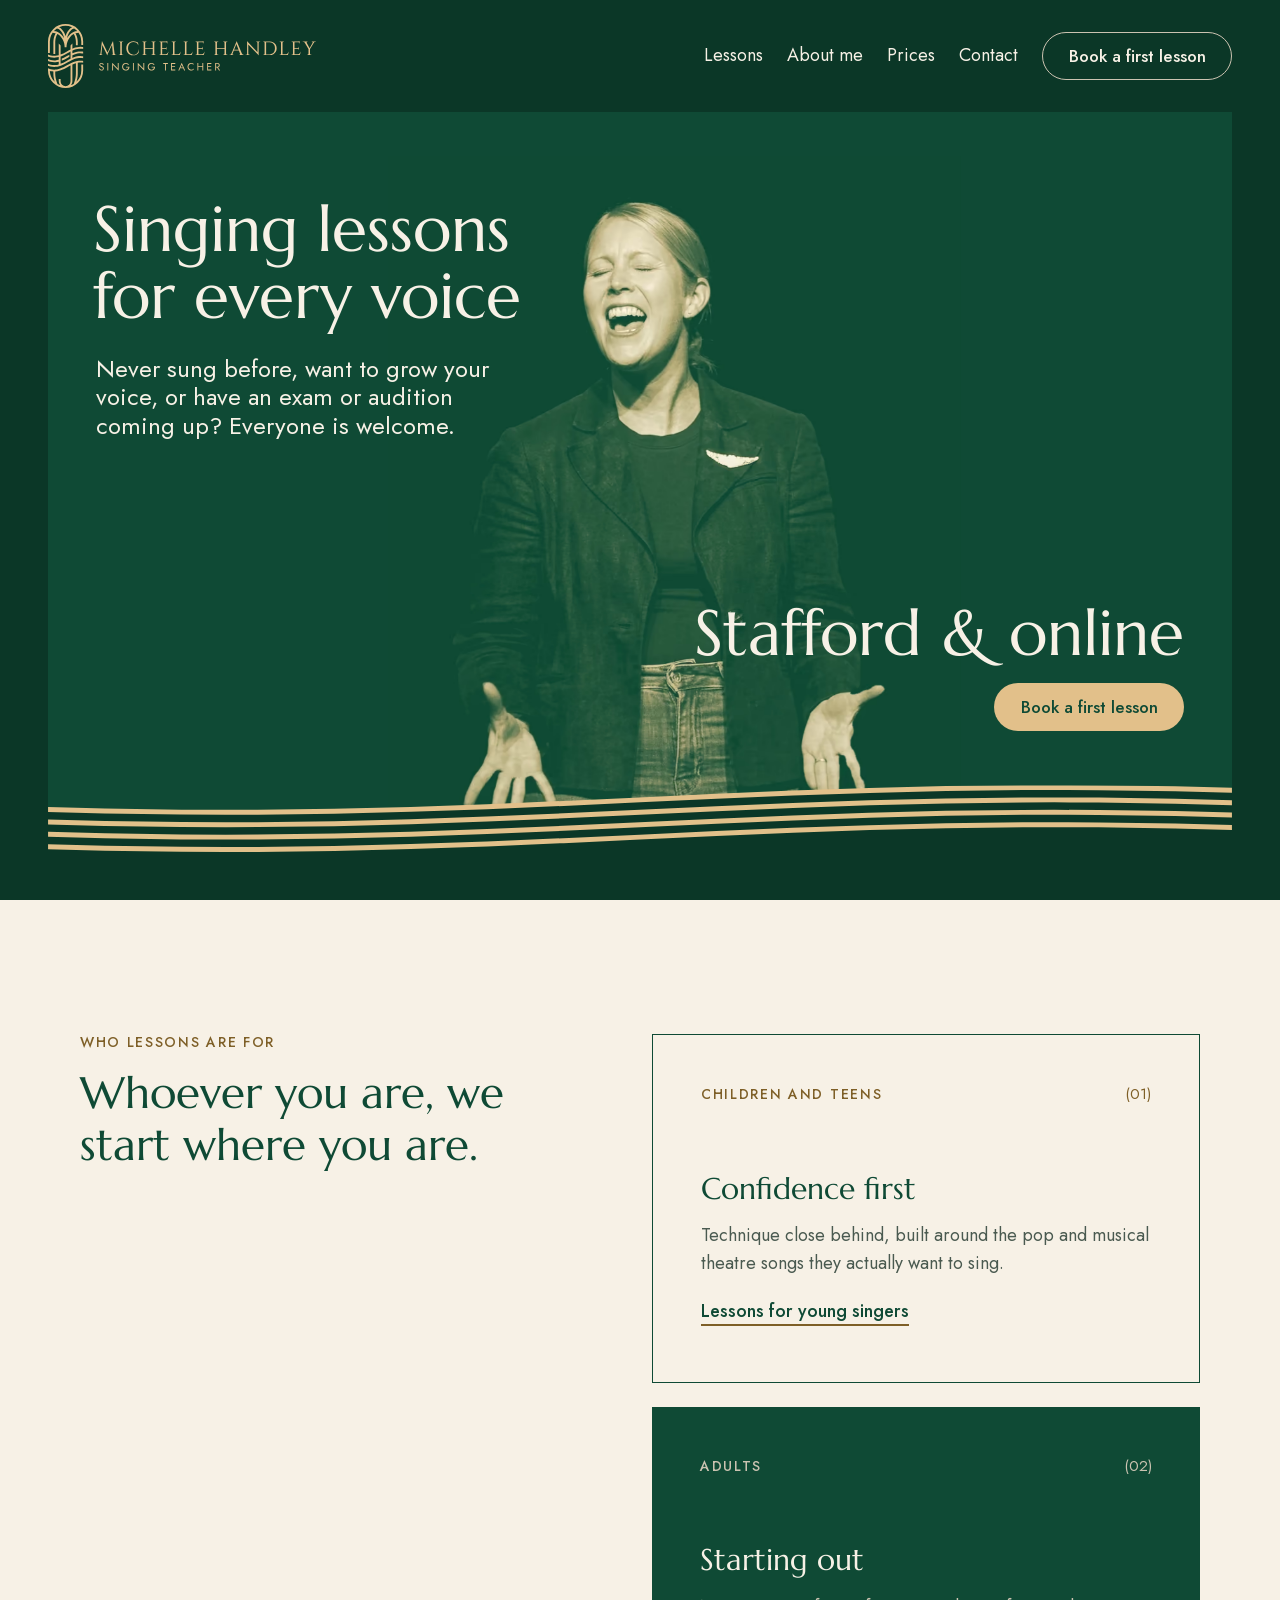
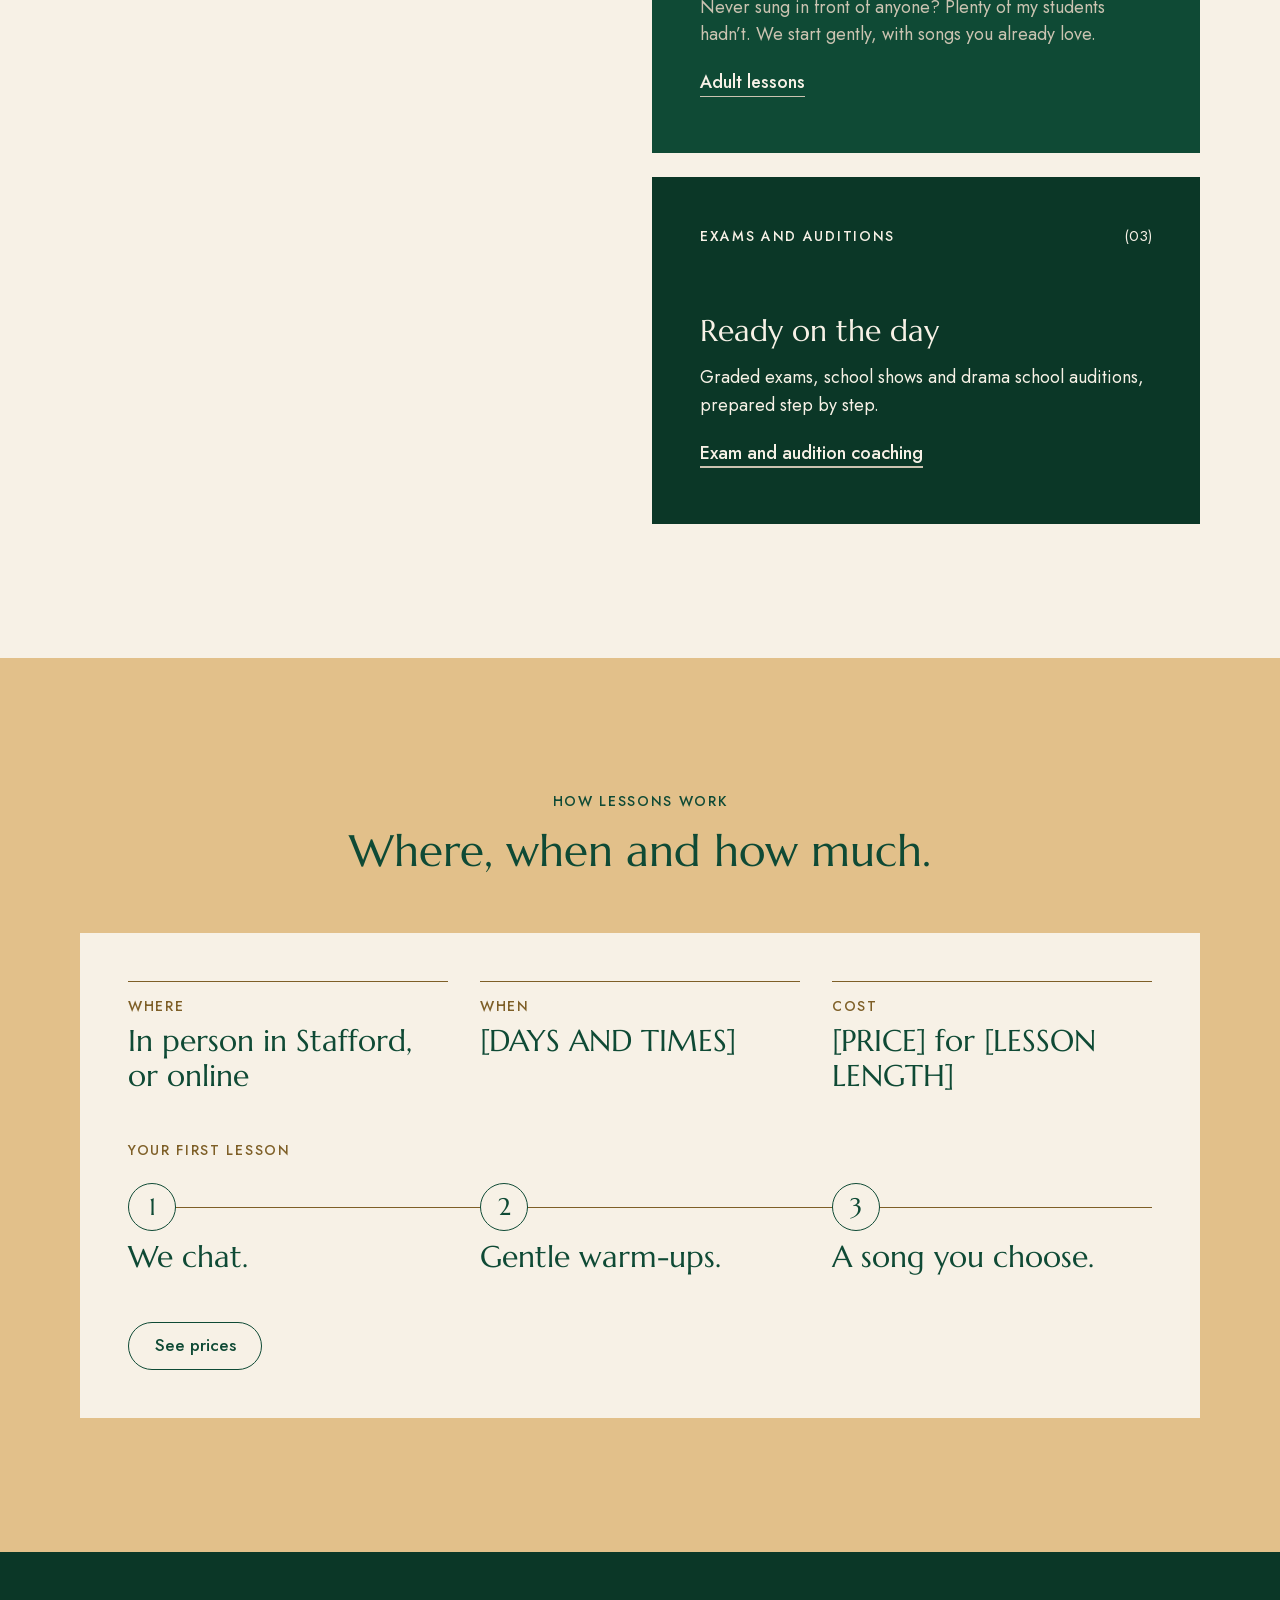
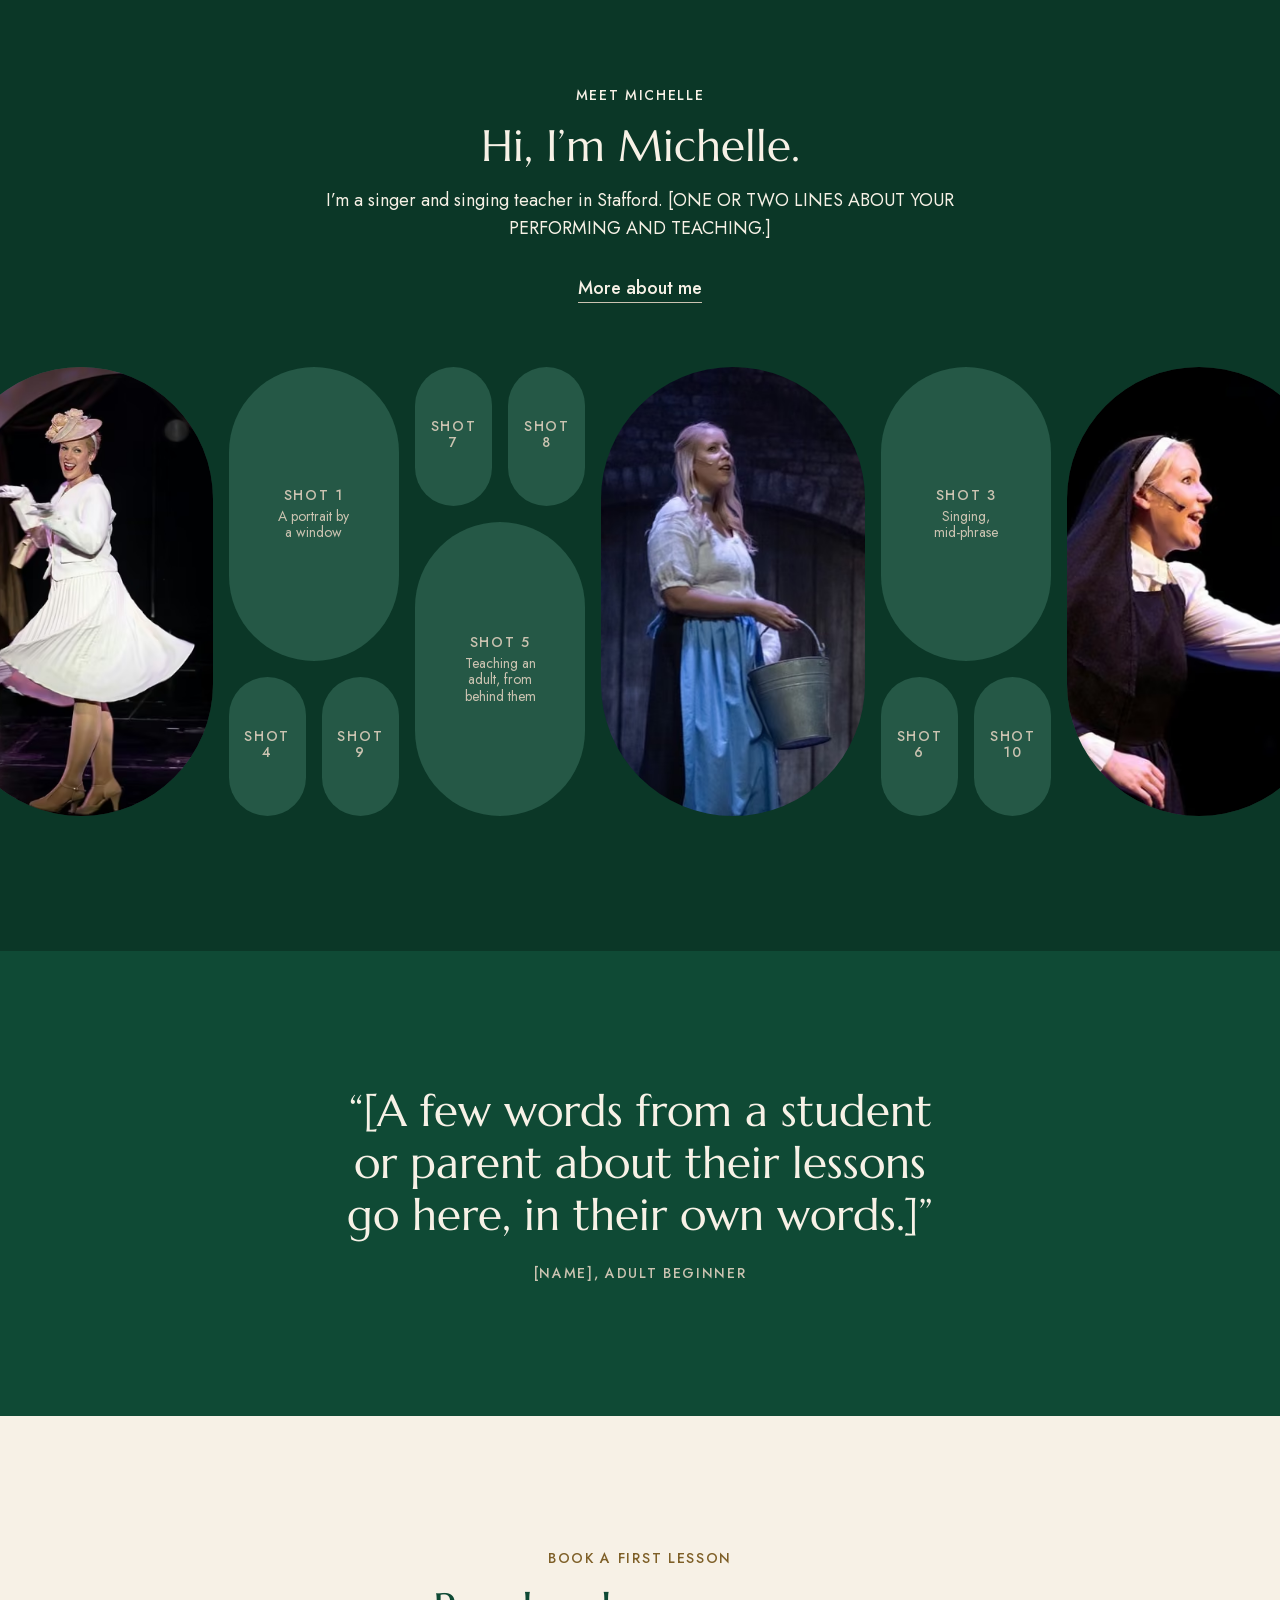
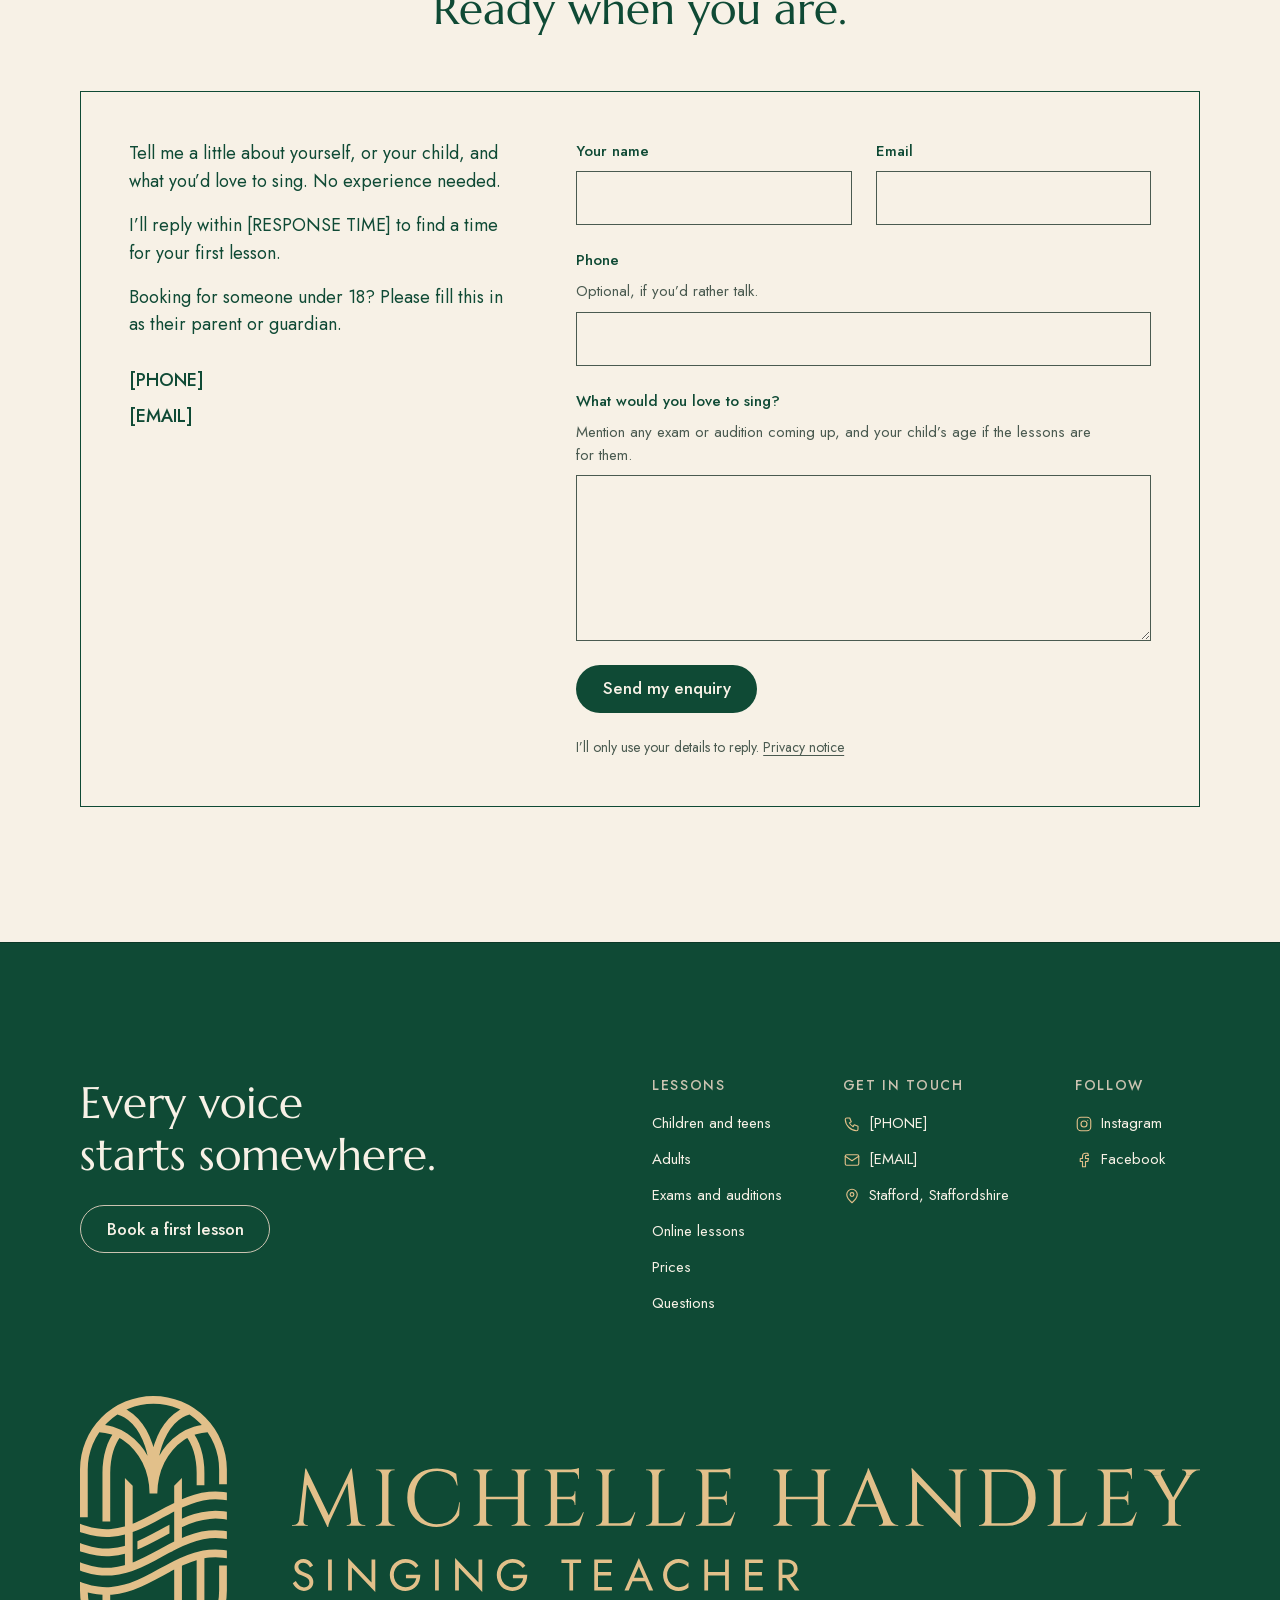
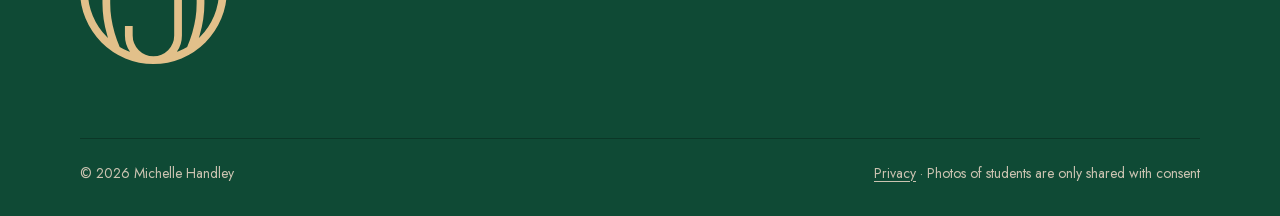
<file: index.html>
<!doctype html>
<html lang="en-GB">
<head>
  <meta charset="utf-8">
  <meta name="viewport" content="width=device-width, initial-scale=1">
  <title>Singing lessons in Stafford | Michelle Handley</title>
  <meta name="description" content="Friendly singing lessons in pop and musical theatre, in Stafford and online, for nervous first-timers, children and teens, and anyone with an exam or audition coming up.">
  <!-- PLACEHOLDER: domain. Replace every "https://michellehandley.example" in the project with the live domain. -->
  <link rel="canonical" href="https://michellehandley.example/">

  <!-- Fonts are self-hosted and declared in brand.css. All three paint the first screen, so all are preloaded. -->
  <link rel="preload" href="fonts/jost-400.woff2" as="font" type="font/woff2" crossorigin>
  <link rel="preload" href="fonts/jost-500.woff2" as="font" type="font/woff2" crossorigin>
  <link rel="preload" href="fonts/Marcellus-Regular.ttf" as="font" type="font/ttf" crossorigin>
  <link rel="stylesheet" href="css/brand.css">
  <link rel="stylesheet" href="css/tokens.css">
  <link rel="stylesheet" href="css/base.css">
  <link rel="stylesheet" href="css/components.css">
  <script src="js/site.js" defer></script>
  <script src="js/motion.js" defer></script>

  <!-- Icons and theme -->
  <link rel="icon" href="favicon.ico" sizes="any">
  <link rel="icon" href="favicon.svg" type="image/svg+xml">
  <link rel="apple-touch-icon" href="apple-touch-icon.png">
  <link rel="manifest" href="site.webmanifest">
  <meta name="theme-color" content="#0F4A35">

  <!-- Social sharing (Open Graph and Twitter/X) -->
  <meta property="og:type" content="website">
  <meta property="og:site_name" content="Michelle Handley">
  <meta property="og:locale" content="en_GB">
  <meta property="og:title" content="Singing lessons in Stafford | Michelle Handley">
  <meta property="og:description" content="Friendly singing lessons in pop and musical theatre, in Stafford and online, for nervous first-timers, children and teens, and anyone with an exam or audition coming up.">
  <meta property="og:url" content="https://michellehandley.example/">
  <meta property="og:image" content="https://michellehandley.example/images/brand/og-image.png">
  <meta property="og:image:width" content="1200">
  <meta property="og:image:height" content="630">
  <meta property="og:image:alt" content="Michelle Handley, singing teacher">
  <meta name="twitter:card" content="summary_large_image">
  <meta name="twitter:title" content="Singing lessons in Stafford | Michelle Handley">
  <meta name="twitter:description" content="Friendly singing lessons in pop and musical theatre, in Stafford and online, for nervous first-timers, children and teens, and anyone with an exam or audition coming up.">
  <meta name="twitter:image" content="https://michellehandley.example/images/brand/og-image.png">

  <!-- Structured data for local search.
       PLACEHOLDER: telephone, Instagram and Facebook URLs below. -->
  <script type="application/ld+json">
  {
    "@context": "https://schema.org",
    "@type": "LocalBusiness",
    "@id": "https://michellehandley.example/#business",
    "name": "Michelle Handley",
    "description": "Friendly singing lessons in pop and musical theatre, in person in Stafford and online, for adult beginners, children and teens, and students preparing for exams and auditions.",
    "url": "https://michellehandley.example/",
    "image": "https://michellehandley.example/images/brand/og-image.png",
    "logo": "https://michellehandley.example/icon-512.png",
    "telephone": "[PHONE]",
    "address": {
      "@type": "PostalAddress",
      "addressLocality": "Stafford",
      "addressRegion": "Staffordshire",
      "addressCountry": "GB"
    },
    "areaServed": "Stafford",
    "founder": { "@type": "Person", "name": "Michelle Handley", "jobTitle": "Singer and singing teacher" },
    "sameAs": [
      "https://www.instagram.com/PLACEHOLDER-HANDLE/",
      "https://www.facebook.com/PLACEHOLDER-PAGE/"
    ]
  }
  </script>
</head>
<body>
  <a class="skip-link" href="#main">Skip to content</a>

  <!-- ==================================================================
       Site header: identical on every page. Only aria-current moves.
       ================================================================== -->
  <header class="site-header mh-on-dark">
    <div class="container site-header__inner">
      <a class="site-logo" href="./">
        <picture>
          <source media="(min-width: 768px)" srcset="images/brand/michelle-handley-logo-horizontal-gold.svg" width="268" height="64">
          <img src="images/brand/michelle-handley-mark-gold.svg" width="31" height="56" alt="Michelle Handley, singing teacher, home">
        </picture>
      </a>
      <button class="mh-btn mh-btn--outline-on-dark site-header__menu" type="button" aria-expanded="false" aria-controls="site-nav">Menu</button>
      <nav class="site-nav" id="site-nav" aria-label="Main">
        <ul class="site-nav__list">
          <li><a href="lessons.html">Lessons</a></li>
          <li><a href="about.html">About me</a></li>
          <li><a href="lessons.html#prices">Prices</a></li>
          <li><a href="contact.html">Contact</a></li>
        </ul>
      </nav>
      <a class="mh-btn mh-btn--outline-on-dark site-header__cta" href="./#contact">Book a first lesson</a>
    </div>
  </header>

  <main id="main">

    <!-- Hero: an inset velvet card on the stage page. The headline sits top left,
         the place and the booking button bottom right, and Michelle stands
         between them on the stave, whose top line is the card's foot. -->
    <section class="hero hero--card mh-on-stage" aria-labelledby="hero-title">
      <div class="container hero__card mh-on-dark">
        <div class="hero__text">
          <h1 class="type-display hero__title" id="hero-title"><span class="hero__line"><span>Singing lessons</span></span> <span class="hero__line"><span>for every voice</span></span></h1>
          <p class="hero__lead">Never sung before, want to grow your voice, or have an exam or audition coming up? Everyone is welcome.</p>
          <p class="hero__place">Stafford &amp; online</p>
          <a class="mh-btn mh-btn--gold" href="#contact">Book a first lesson</a>
        </div>
        <picture class="hero__photo">
          <!-- Toned to the palette, with its background exactly velvet, so it needs no frame -->
          <source type="image/avif" srcset="images/home-hero-600.avif 600w, images/home-hero-900.avif 900w, images/home-hero-1200.avif 1200w, images/home-hero-1600.avif 1600w" sizes="(min-width: 58em) calc(82vh - 7rem), (min-width: 34em) 30rem, calc(100vw - 3rem)">
          <source type="image/webp" srcset="images/home-hero-600.webp 600w, images/home-hero-900.webp 900w, images/home-hero-1200.webp 1200w, images/home-hero-1600.webp 1600w" sizes="(min-width: 58em) calc(82vh - 7rem), (min-width: 34em) 30rem, calc(100vw - 3rem)">
          <img src="images/home-hero-900.jpg" srcset="images/home-hero-600.jpg 600w, images/home-hero-900.jpg 900w, images/home-hero-1200.jpg 1200w, images/home-hero-1600.jpg 1600w" sizes="(min-width: 58em) calc(82vh - 7rem), (min-width: 34em) 30rem, calc(100vw - 3rem)" width="1600" height="1839" alt="Michelle Handley as Beverley Bass in Come From Away, singing with her eyes closed and her hands open" fetchpriority="high" decoding="async">
        </picture>
        <picture class="mh-stave hero__stave" data-reveal="draw" aria-hidden="true">
          <source media="(min-width: 768px)" srcset="images/brand/stave-wide-gold.svg" width="1440" height="81">
          <img src="images/brand/stave-narrow-gold.svg" width="600" height="81" alt="">
        </picture>
      </div>
    </section>

    <!-- Who lessons are for: the headline holds still while three cards stack beside it -->
    <section class="sec mh-on-light" aria-labelledby="who-title">
      <div class="container grid split">
        <div class="split__head" data-reveal>
          <p class="mh-label">Who lessons are for</p>
          <h2 class="sec__title" id="who-title">Whoever you are, we start where you are.</h2>
        </div>
        <div class="stack">
          <article class="stack__card stack__card--outline mh-on-light">
            <div class="stack__top"><p class="mh-label">Children and teens</p></div>
            <h3 class="stack__title">Confidence first</h3>
            <div class="stack__body">
              <p>Technique close behind, built around the pop and musical theatre songs they actually want to sing.</p>
              <a class="text-link" href="lessons.html#young-singers">Lessons for young singers</a>
            </div>
          </article>
          <article class="stack__card mh-on-dark">
            <div class="stack__top"><p class="mh-label">Adults</p></div>
            <h3 class="stack__title">Starting out</h3>
            <div class="stack__body">
              <p>Never sung in front of anyone? Plenty of my students hadn’t. We start gently, with songs you already love.</p>
              <a class="text-link" href="lessons.html#adults">Adult lessons</a>
            </div>
          </article>
          <article class="stack__card mh-on-stage">
            <div class="stack__top"><p class="mh-label">Exams and auditions</p></div>
            <h3 class="stack__title">Ready on the day</h3>
            <div class="stack__body">
              <p>Graded exams, school shows and drama school auditions, prepared step by step.</p>
              <a class="text-link" href="lessons.html#exams">Exam and audition coaching</a>
            </div>
          </article>
        </div>
      </div>
    </section>

    <!-- How lessons work: the page's one gold block. An ivory panel on three
         columns: the details across the top, the first lesson's steps below in
         the same columns -->
    <section class="sec mh-on-gold" id="how-lessons-work" aria-labelledby="how-title">
      <div class="container">
        <div class="sec__head" data-reveal>
          <p class="mh-label">How lessons work</p>
          <h2 class="sec__title" id="how-title">Where, when and how much.</h2>
        </div>
        <div class="panel mh-on-light" data-reveal>
          <dl class="details">
            <div class="detail">
              <dt class="mh-label">Where</dt>
              <dd>In person in Stafford, or online</dd>
            </div>
            <div class="detail">
              <dt class="mh-label">When</dt>
              <dd><!-- PLACEHOLDER: days and times lessons are available -->[DAYS AND TIMES]</dd>
            </div>
            <div class="detail">
              <dt class="mh-label">Cost</dt>
              <dd><!-- PLACEHOLDER: lesson price -->[PRICE] for <!-- PLACEHOLDER: lesson length -->[LESSON LENGTH]</dd>
            </div>
          </dl>
          <div class="panel__part">
            <h3 class="mh-label">Your first lesson</h3>
            <ol class="timeline timeline--short">
              <li><p>We chat.</p></li>
              <li><p>Gentle warm-ups.</p></li>
              <li><p>A song you choose.</p></li>
            </ol>
          </div>
          <div class="panel__foot">
            <a class="mh-btn mh-btn--outline-on-light" href="lessons.html#prices">See prices</a>
          </div>
        </div>
      </div>
    </section>

    <!-- Meet Michelle: a few words, then twelve capsules in three sizes, in a
         band that runs off both edges of the screen. A photo's size comes from
         its place in this list (see .photo-grid in components.css): to change
         a photo's size, swap it with one in a slot of the size you want. -->
    <section class="sec mh-on-stage" aria-labelledby="meet-title">
      <div class="container">
        <div class="sec__head" data-reveal>
          <p class="mh-label">Meet Michelle</p>
          <h2 class="sec__title" id="meet-title">Hi, I’m Michelle.</h2>
          <p>I’m a singer and singing teacher in Stafford. <!-- PLACEHOLDER: one or two lines about Michelle's own performing and teaching -->[ONE OR TWO LINES ABOUT YOUR PERFORMING AND TEACHING.]</p>
          <a class="text-link" href="about.html">More about me</a>
        </div>
      </div>
      <div class="photo-grid">
          <div class="mh-capsule photo-grid__item photo-grid__item--twirl" data-reveal>
            <!-- Large. The capsule crops this photo to about four fifths of its width -->
            <picture>
              <source type="image/avif" srcset="images/stage-twirl-400.avif 400w, images/stage-twirl-595.avif 595w" sizes="(min-width: 120rem) 30rem, (min-width: 48em) 25vw, 80vw">
              <source type="image/webp" srcset="images/stage-twirl-400.webp 400w, images/stage-twirl-595.webp 595w" sizes="(min-width: 120rem) 30rem, (min-width: 48em) 25vw, 80vw">
              <img src="images/stage-twirl-595.jpg" srcset="images/stage-twirl-400.jpg 400w, images/stage-twirl-595.jpg 595w" sizes="(min-width: 120rem) 30rem, (min-width: 48em) 25vw, 80vw" width="595" height="859" alt="Michelle as Eva Perón in Evita, in a white suit and hat, smiling mid-twirl" loading="lazy" decoding="async">
            </picture>
          </div>
          <div class="mh-capsule photo-grid__item" data-reveal>
            <!-- PLACEHOLDER: photo, a portrait by a window (5:9 capsule, medium, shot 1 in PHOTOGRAPHY.md). Use the <picture> pattern in README.md and delete the note below. -->
            <img src="images/placeholders/portrait-5x9.svg" width="320" height="576" alt="Placeholder for a photo of Michelle by a window" loading="lazy">
            <p class="photo-note" aria-hidden="true"><b>Shot 1</b> A portrait by a window</p>
          </div>
          <div class="mh-capsule photo-grid__item" data-reveal>
            <!-- PLACEHOLDER: photo, showing a warm-up (5:9 capsule, small, shot 4 in PHOTOGRAPHY.md). Use the <picture> pattern in README.md and delete the note below. -->
            <img src="images/placeholders/portrait-5x9.svg" width="320" height="576" alt="Placeholder for a photo of Michelle showing a warm-up" loading="lazy">
            <p class="photo-note" aria-hidden="true"><b>Shot<br>4</b></p>
          </div>
          <div class="mh-capsule photo-grid__item" data-reveal>
            <!-- PLACEHOLDER: photo, details: the music stand, pencilled breath marks, a mug of tea (5:9 capsule, small, shot 9 in PHOTOGRAPHY.md). Use the <picture> pattern in README.md and delete the note below. -->
            <img src="images/placeholders/portrait-5x9.svg" width="320" height="576" alt="Placeholder for a photo of the music stand, pencilled breath marks or a mug of tea" loading="lazy">
            <p class="photo-note" aria-hidden="true"><b>Shot<br>9</b></p>
          </div>
          <div class="mh-capsule photo-grid__item" data-reveal>
            <!-- PLACEHOLDER: photo, the lesson room, wide (5:9 capsule, small, shot 7 in PHOTOGRAPHY.md). Use the <picture> pattern in README.md and delete the note below. -->
            <img src="images/placeholders/portrait-5x9.svg" width="320" height="576" alt="Placeholder for a photo of the lesson room" loading="lazy">
            <p class="photo-note" aria-hidden="true"><b>Shot<br>7</b></p>
          </div>
          <div class="mh-capsule photo-grid__item" data-reveal>
            <!-- PLACEHOLDER: photo, the online set-up: laptop, headphones, lyric sheet (5:9 capsule, small, shot 8 in PHOTOGRAPHY.md). Use the <picture> pattern in README.md and delete the note below. -->
            <img src="images/placeholders/portrait-5x9.svg" width="320" height="576" alt="Placeholder for a photo of the online lesson set-up" loading="lazy">
            <p class="photo-note" aria-hidden="true"><b>Shot<br>8</b></p>
          </div>
          <div class="mh-capsule photo-grid__item" data-reveal>
            <!-- Large. The capsule crops this 4:5 photo to about two thirds of its width -->
            <picture>
              <source type="image/avif" srcset="images/about-portrait-480.avif 480w, images/about-portrait-688.avif 688w" sizes="(min-width: 120rem) 35rem, (min-width: 48em) 29vw, 91vw">
              <source type="image/webp" srcset="images/about-portrait-480.webp 480w, images/about-portrait-688.webp 688w" sizes="(min-width: 120rem) 35rem, (min-width: 48em) 29vw, 91vw">
              <img src="images/about-portrait-688.jpg" srcset="images/about-portrait-480.jpg 480w, images/about-portrait-688.jpg 688w" sizes="(min-width: 120rem) 35rem, (min-width: 48em) 29vw, 91vw" width="688" height="860" alt="Michelle as Tzeitel in Fiddler on the Roof, singing with a tin bucket in her hand" loading="lazy" decoding="async">
            </picture>
          </div>
          <div class="mh-capsule photo-grid__item" data-reveal>
            <!-- PLACEHOLDER: photo, teaching an adult, seen from behind them (5:9 capsule, medium, shot 5 in PHOTOGRAPHY.md). Use the <picture> pattern in README.md and delete the note below. -->
            <img src="images/placeholders/portrait-5x9.svg" width="320" height="576" alt="Placeholder for a photo of Michelle teaching an adult student" loading="lazy">
            <p class="photo-note" aria-hidden="true"><b>Shot 5</b> Teaching an adult, from behind them</p>
          </div>
          <div class="mh-capsule photo-grid__item photo-grid__item--reach" data-reveal>
            <!-- Large. The capsule crops this square photo to a little over half its width -->
            <picture>
              <source type="image/avif" srcset="images/stage-reach-480.avif 480w, images/stage-reach-884.avif 884w" sizes="(min-width: 120rem) 44rem, (min-width: 48em) 36vw, 114vw">
              <source type="image/webp" srcset="images/stage-reach-480.webp 480w, images/stage-reach-884.webp 884w" sizes="(min-width: 120rem) 44rem, (min-width: 48em) 36vw, 114vw">
              <img src="images/stage-reach-884.jpg" srcset="images/stage-reach-480.jpg 480w, images/stage-reach-884.jpg 884w" sizes="(min-width: 120rem) 44rem, (min-width: 48em) 36vw, 114vw" width="884" height="885" alt="Michelle as Sister Mary Robert in Sister Act, singing with one arm reaching out" loading="lazy" decoding="async">
            </picture>
          </div>
          <div class="mh-capsule photo-grid__item" data-reveal>
            <!-- PLACEHOLDER: photo, singing, mid-phrase (5:9 capsule, medium, shot 3 in PHOTOGRAPHY.md). Use the <picture> pattern in README.md and delete the note below. -->
            <img src="images/placeholders/portrait-5x9.svg" width="320" height="576" alt="Placeholder for a photo of Michelle singing, mid-phrase" loading="lazy">
            <p class="photo-note" aria-hidden="true"><b>Shot 3</b> Singing, mid-phrase</p>
          </div>
          <div class="mh-capsule photo-grid__item" data-reveal>
            <!-- PLACEHOLDER: photo, with a young student, seen from behind, with a parent's written consent (5:9 capsule, small, shot 6 in PHOTOGRAPHY.md). Use the <picture> pattern in README.md and delete the note below. -->
            <img src="images/placeholders/portrait-5x9.svg" width="320" height="576" alt="Placeholder for a photo of Michelle with a young student, seen from behind" loading="lazy">
            <p class="photo-note" aria-hidden="true"><b>Shot<br>6</b></p>
          </div>
          <div class="mh-capsule photo-grid__item" data-reveal>
            <!-- PLACEHOLDER: photo, performing, warmly lit, from the audience (5:9 capsule, small, shot 10 in PHOTOGRAPHY.md). Use the <picture> pattern in README.md and delete the note below. -->
            <img src="images/placeholders/portrait-5x9.svg" width="320" height="576" alt="Placeholder for a photo of Michelle performing, seen from the audience" loading="lazy">
            <p class="photo-note" aria-hidden="true"><b>Shot<br>10</b></p>
          </div>
      </div>
    </section>

    <!-- Testimonial: velvet, centred -->
    <section class="sec mh-on-dark" aria-label="What students say">
      <div class="container">
        <!-- PLACEHOLDER: testimonial. Replace the quote and name with a real student's or parent's words, with their permission and how they'd like to be credited. -->
        <figure class="quote" data-reveal>
          <blockquote><p>[A few words from a student or parent about their lessons go here, in their own words.]</p></blockquote>
          <figcaption class="mh-label">[NAME], adult beginner</figcaption>
        </figure>
      </div>
    </section>

    <!-- Enquiry: ivory, the intro and the form in an outlined panel -->
    <section class="sec mh-on-light" id="contact" aria-labelledby="contact-title">
      <div class="container">
        <div class="sec__head" data-reveal>
          <p class="mh-label">Book a first lesson</p>
          <h2 class="sec__title" id="contact-title">Ready when you are.</h2>
        </div>
        <div class="panel panel--outline panel--form" data-reveal>
          <div class="enquiry__intro">
            <p>Tell me a little about yourself, or your child, and what you’d love to sing. No experience needed.</p>
            <p>I’ll reply within <!-- PLACEHOLDER: usual response time, e.g. two working days -->[RESPONSE TIME] to find a time for your first lesson.</p>
            <p>Booking for someone under 18? Please fill this in as their parent or guardian.</p>
            <ul class="enquiry__contact">
              <li><!-- PLACEHOLDER: phone number. Make it a tel: link when it's known. -->[PHONE]</li>
              <li><!-- PLACEHOLDER: email address. Make it a mailto: link when it's known. -->[EMAIL]</li>
            </ul>
          </div>
          <form class="form" action="https://api.web3forms.com/submit" method="post">
            <!-- PLACEHOLDER: Web3Forms access key (free at web3forms.com, set up with Michelle's email address) -->
            <input type="hidden" name="access_key" value="YOUR_WEB3FORMS_ACCESS_KEY">
            <input type="hidden" name="subject" value="New singing lesson enquiry">
            <input type="hidden" name="from_name" value="Michelle Handley website">
            <!-- PLACEHOLDER: domain. Must be the absolute URL of the thank-you page. -->
            <input type="hidden" name="redirect" value="https://michellehandley.example/thank-you.html">
            <!-- Honeypot: hidden from people; Web3Forms discards submissions that tick it -->
            <input class="form__honeypot" type="checkbox" name="botcheck">

            <div class="form__row">
              <div class="field">
                <label class="field__label" for="enq-name">Your name</label>
                <input class="field__input" id="enq-name" name="name" type="text" autocomplete="name" required>
                <p class="field__error" id="enq-name-error" data-missing="Please add your name." hidden><svg width="18" height="18" viewBox="0 0 18 18" aria-hidden="true"><circle cx="9" cy="9" r="9" fill="currentColor"/><path d="M9 4.5V10M9 13V13.2" stroke-width="2.2" stroke-linecap="round"/></svg><span class="field__error-text"></span></p>
              </div>
              <div class="field">
                <label class="field__label" for="enq-email">Email</label>
                <input class="field__input" id="enq-email" name="email" type="email" autocomplete="email" required>
                <p class="field__error" id="enq-email-error" data-missing="Please add your email so I can reply." data-invalid="Please check your email address. It should look like name@example.com." hidden><svg width="18" height="18" viewBox="0 0 18 18" aria-hidden="true"><circle cx="9" cy="9" r="9" fill="currentColor"/><path d="M9 4.5V10M9 13V13.2" stroke-width="2.2" stroke-linecap="round"/></svg><span class="field__error-text"></span></p>
              </div>
            </div>

            <div class="field">
              <label class="field__label" for="enq-phone">Phone</label>
              <p class="field__hint" id="enq-phone-hint">Optional, if you’d rather talk.</p>
              <input class="field__input" id="enq-phone" name="phone" type="tel" autocomplete="tel" aria-describedby="enq-phone-hint">
            </div>

            <div class="field">
              <label class="field__label" for="enq-message">What would you love to sing?</label>
              <p class="field__hint" id="enq-message-hint">Mention any exam or audition coming up, and your child’s age if the lessons are for them.</p>
              <textarea class="field__input" id="enq-message" name="message" rows="5" aria-describedby="enq-message-hint"></textarea>
            </div>

            <p class="form__status" tabindex="-1" hidden>Sorry, your enquiry didn’t send. Please try again in a minute, or email me at <!-- PLACEHOLDER: email address -->[EMAIL].</p>
            <div><button class="mh-btn mh-btn--velvet" type="submit" data-sending="Sending…">Send my enquiry</button></div>
            <p class="form__small">I’ll only use your details to reply. <a href="privacy.html">Privacy notice</a></p>
          </form>
        </div>
      </div>
    </section>

  </main>

  <!-- ==================================================================
       Site footer: identical on every page
       ================================================================== -->
  <footer class="site-footer mh-on-dark">
    <div class="container">
      <div class="site-footer__top">
        <div class="site-footer__intro">
          <p class="site-footer__line">Every voice starts somewhere.</p>
          <a class="mh-btn mh-btn--outline-on-dark" href="./#contact">Book a first lesson</a>
        </div>
        <div class="site-footer__inner">
          <div class="footer-col">
            <h2 class="mh-label">Lessons</h2>
            <ul>
              <li><a href="lessons.html#young-singers">Children and teens</a></li>
              <li><a href="lessons.html#adults">Adults</a></li>
              <li><a href="lessons.html#exams">Exams and auditions</a></li>
              <li><a href="lessons.html#online">Online lessons</a></li>
              <li><a href="lessons.html#prices">Prices</a></li>
              <li><a href="lessons.html#faq">Questions</a></li>
            </ul>
          </div>
          <div class="footer-col">
            <h2 class="mh-label">Get in touch</h2>
            <ul>
              <li><svg class="footer-icon" width="18" height="18" viewBox="0 0 24 24" fill="none" stroke="currentColor" stroke-width="1.5" stroke-linecap="round" stroke-linejoin="round" aria-hidden="true"><path d="M5 4h4l2 5-2.5 1.5a11 11 0 0 0 5 5L15 13l5 2v4a2 2 0 0 1-2 2A16 16 0 0 1 3 6a2 2 0 0 1 2-2"/></svg><!-- PLACEHOLDER: phone number. Make it a tel: link when it's known. -->[PHONE]</li>
              <li><svg class="footer-icon" width="18" height="18" viewBox="0 0 24 24" fill="none" stroke="currentColor" stroke-width="1.5" stroke-linecap="round" stroke-linejoin="round" aria-hidden="true"><rect x="3" y="5" width="18" height="14" rx="2"/><path d="M3 7l9 6 9-6"/></svg><!-- PLACEHOLDER: email address. Make it a mailto: link when it's known. -->[EMAIL]</li>
              <li><svg class="footer-icon" width="18" height="18" viewBox="0 0 24 24" fill="none" stroke="currentColor" stroke-width="1.5" stroke-linecap="round" stroke-linejoin="round" aria-hidden="true"><path d="M12 21s-7-6.2-7-11a7 7 0 0 1 14 0c0 4.8-7 11-7 11z"/><circle cx="12" cy="10" r="2.5"/></svg>Stafford, Staffordshire</li>
            </ul>
          </div>
          <div class="footer-col">
            <h2 class="mh-label">Follow</h2>
            <ul>
              <!-- PLACEHOLDER: Instagram URL. Replace with Michelle's profile, e.g. https://www.instagram.com/handle/ -->
              <li><a href="https://www.instagram.com/" rel="me"><svg class="footer-icon" width="18" height="18" viewBox="0 0 24 24" fill="none" stroke="currentColor" stroke-width="1.5" stroke-linecap="round" stroke-linejoin="round" aria-hidden="true"><rect x="3" y="3" width="18" height="18" rx="5"/><circle cx="12" cy="12" r="4"/><path d="M17 7v.01"/></svg>Instagram</a></li>
              <!-- PLACEHOLDER: Facebook URL. Replace with Michelle's page, or delete this line if she doesn't use Facebook. -->
              <li><a href="https://www.facebook.com/" rel="me"><svg class="footer-icon" width="18" height="18" viewBox="0 0 24 24" fill="none" stroke="currentColor" stroke-width="1.5" stroke-linecap="round" stroke-linejoin="round" aria-hidden="true"><path d="M17 3h-3a4 4 0 0 0-4 4v3H7v4h3v7h4v-7h3l1-4h-4V7a1 1 0 0 1 1-1h3z"/></svg>Facebook</a></li>
            </ul>
          </div>
        </div>
      </div>
      <!-- The logo runs the width of the page: stacked on phones, horizontal from 768px -->
      <a class="site-footer__logo" href="./">
        <picture>
          <source media="(min-width: 768px)" srcset="images/brand/michelle-handley-logo-horizontal-gold.svg" width="1255" height="300">
          <img src="images/brand/michelle-handley-logo-stacked-gold.svg" width="255" height="240" alt="Michelle Handley, singing teacher, home" loading="lazy">
        </picture>
      </a>
      <div class="site-footer__legal">
        <p>&copy; 2026 Michelle Handley</p>
        <p><a href="privacy.html">Privacy</a> · Photos of students are only shared with consent</p>
      </div>
    </div>
  </footer>
</body>
</html>
</file>
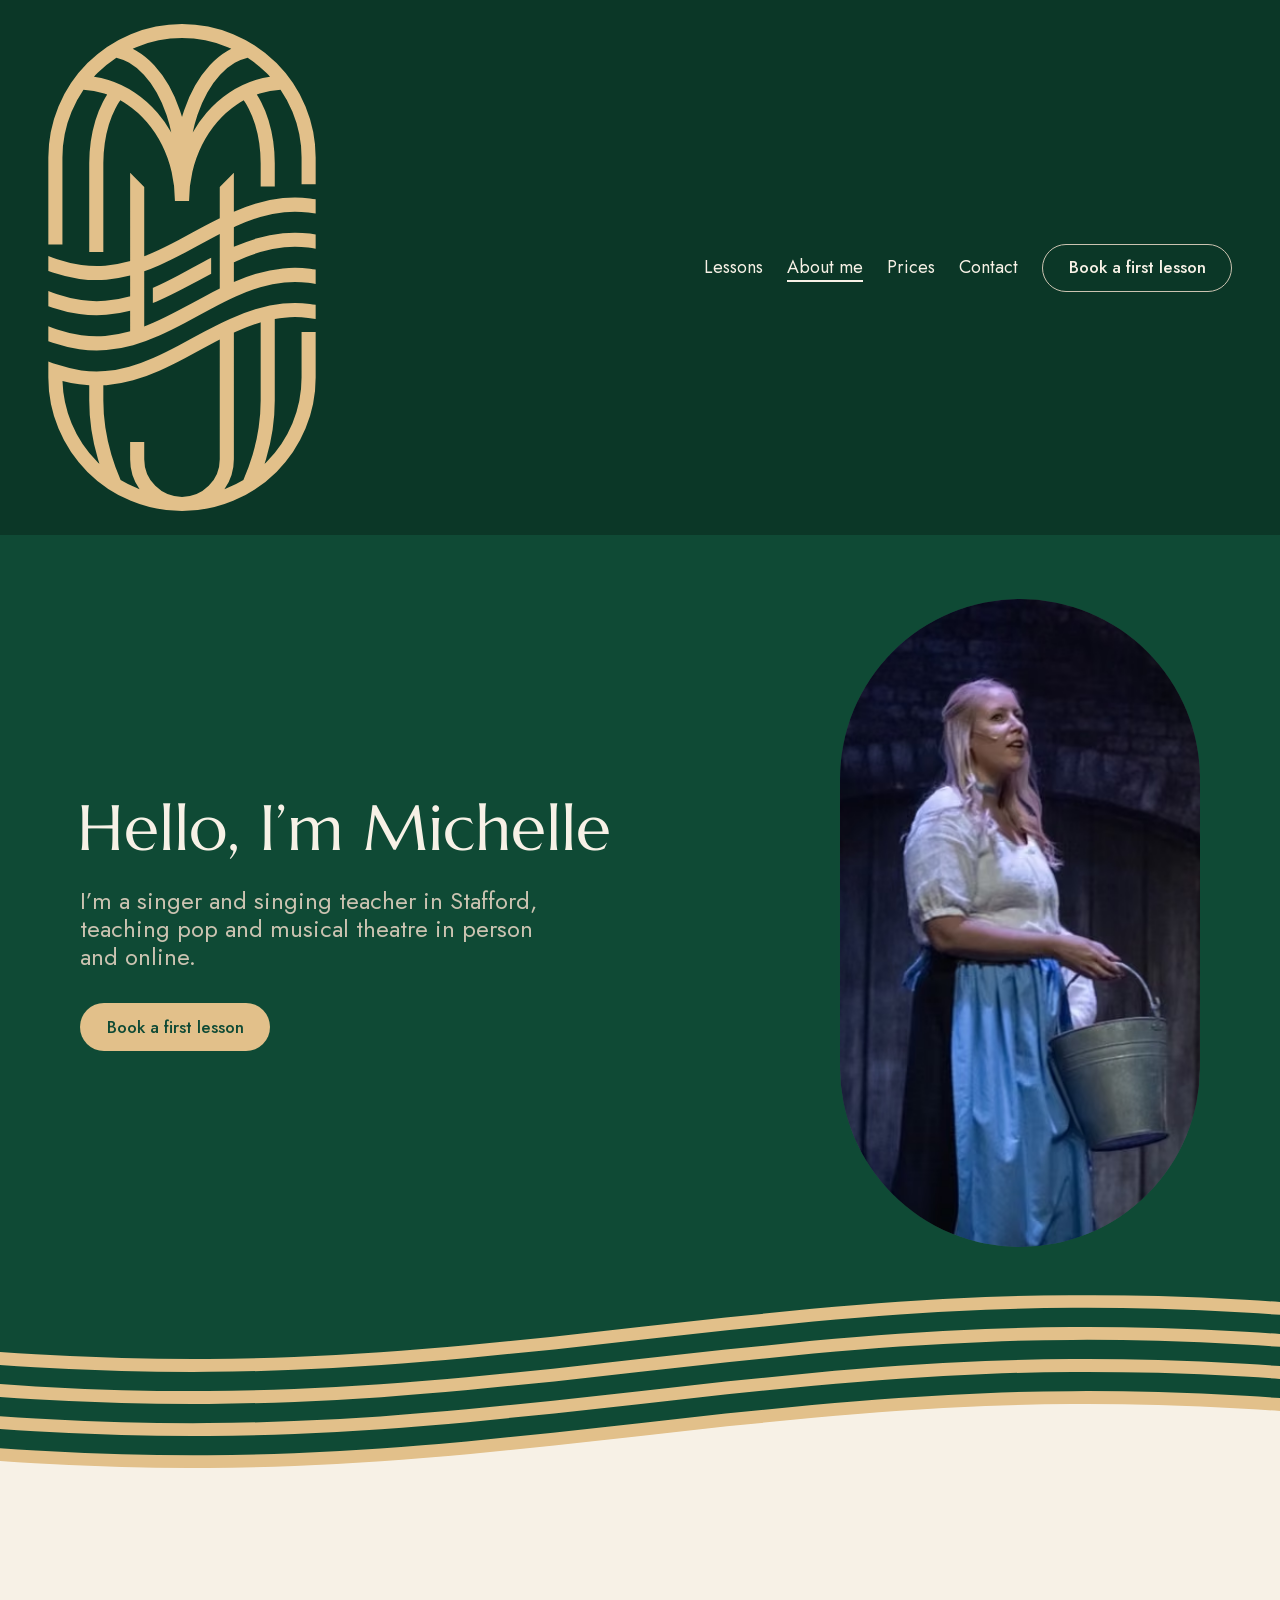
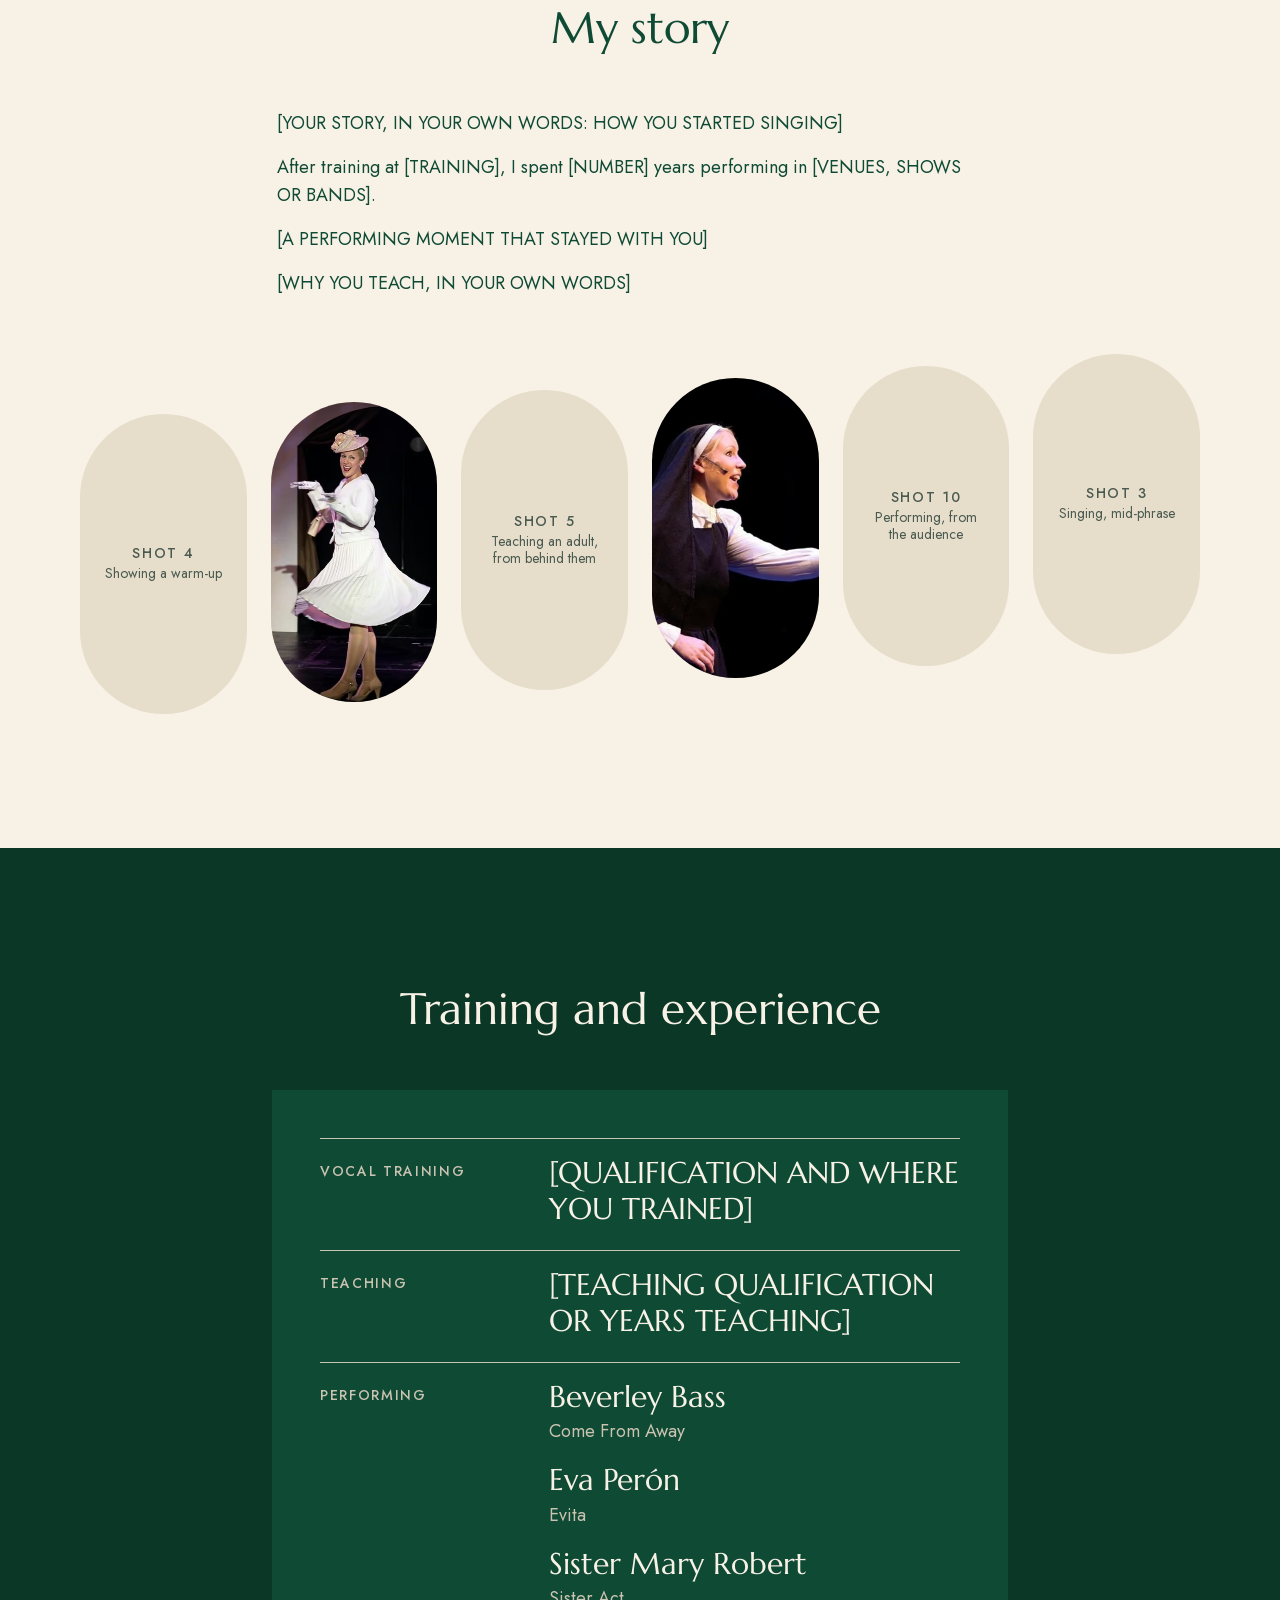
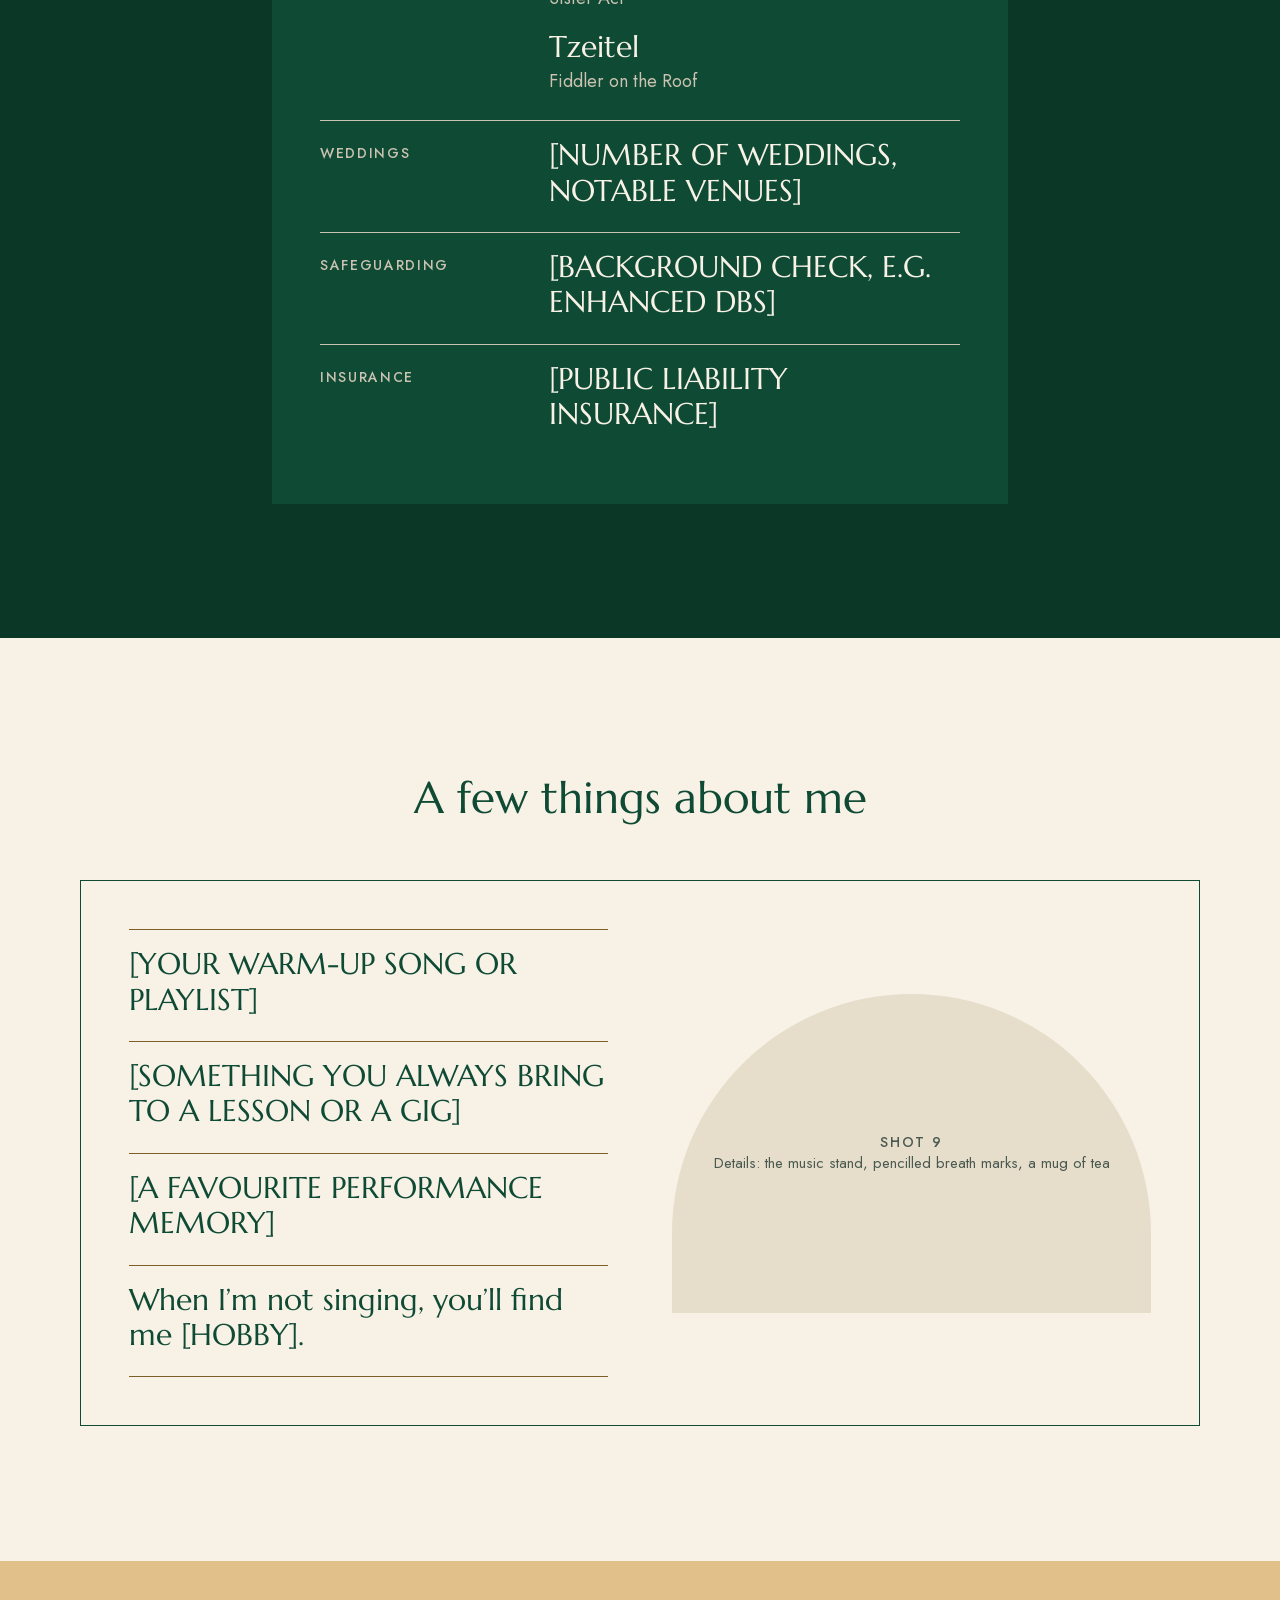
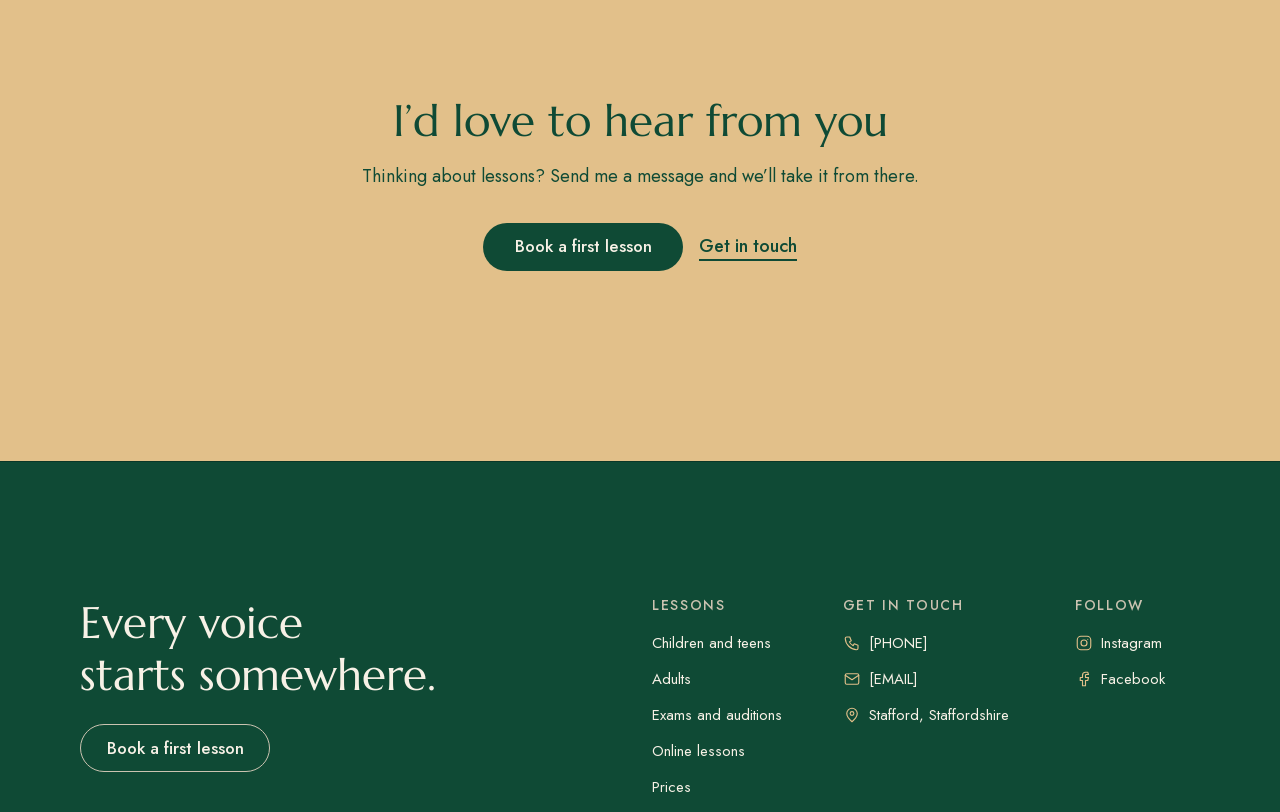
<file: about.html>
<!doctype html>
<html lang="en-GB">
<head>
  <meta charset="utf-8">
  <meta name="viewport" content="width=device-width, initial-scale=1">
  <title>About Michelle | Michelle Handley</title>
  <meta name="description" content="Meet Michelle Handley, a singer and singing teacher in Stafford: her story, her training and experience, and a few things about her.">
  <!-- PLACEHOLDER: domain. Replace every "https://michellehandley.example" in the project with the live domain. -->
  <link rel="canonical" href="https://michellehandley.example/about.html">

  <!-- Fonts are self-hosted and declared in brand.css. All three paint the first screen, so all are preloaded. -->
  <link rel="preload" href="fonts/jost-400.woff2" as="font" type="font/woff2" crossorigin>
  <link rel="preload" href="fonts/jost-500.woff2" as="font" type="font/woff2" crossorigin>
  <link rel="preload" href="fonts/Marcellus-Regular.ttf" as="font" type="font/ttf" crossorigin>
  <link rel="stylesheet" href="css/brand.css">
  <link rel="stylesheet" href="css/tokens.css">
  <link rel="stylesheet" href="css/base.css">
  <link rel="stylesheet" href="css/components.css">
  <script src="js/site.js" defer></script>
  <script src="js/motion.js" defer></script>

  <!-- Icons and theme -->
  <link rel="icon" href="favicon.ico" sizes="any">
  <link rel="icon" href="favicon.svg" type="image/svg+xml">
  <link rel="apple-touch-icon" href="apple-touch-icon.png">
  <link rel="manifest" href="site.webmanifest">
  <meta name="theme-color" content="#0F4A35">

  <!-- Social sharing (Open Graph and Twitter/X) -->
  <meta property="og:type" content="website">
  <meta property="og:site_name" content="Michelle Handley">
  <meta property="og:locale" content="en_GB">
  <meta property="og:title" content="About Michelle | Michelle Handley">
  <meta property="og:description" content="Meet Michelle Handley, a singer and singing teacher in Stafford: her story, her training and experience, and a few things about her.">
  <meta property="og:url" content="https://michellehandley.example/about.html">
  <meta property="og:image" content="https://michellehandley.example/images/brand/og-image.png">
  <meta property="og:image:width" content="1200">
  <meta property="og:image:height" content="630">
  <meta property="og:image:alt" content="Michelle Handley, singing teacher">
  <meta name="twitter:card" content="summary_large_image">
  <meta name="twitter:title" content="About Michelle | Michelle Handley">
  <meta name="twitter:description" content="Meet Michelle Handley, a singer and singing teacher in Stafford: her story, her training and experience, and a few things about her.">
  <meta name="twitter:image" content="https://michellehandley.example/images/brand/og-image.png">
</head>
<body>
  <a class="skip-link" href="#main">Skip to content</a>

  <!-- ==================================================================
       Site header: identical on every page. Only aria-current moves.
       ================================================================== -->
  <header class="site-header mh-on-dark">
    <div class="container site-header__inner">
      <a class="site-logo" href="./">
        <picture>
          <source media="(min-width: 768px)" srcset="images/brand/michelle-handley-logo-horizontal-gold.svg" width="268" height="64">
          <img src="images/brand/michelle-handley-mark-gold.svg" width="31" height="56" alt="Michelle Handley, singing teacher, home">
        </picture>
      </a>
      <button class="mh-btn mh-btn--outline-on-dark site-header__menu" type="button" aria-expanded="false" aria-controls="site-nav">Menu</button>
      <nav class="site-nav" id="site-nav" aria-label="Main">
        <ul class="site-nav__list">
          <li><a href="lessons.html">Lessons</a></li>
          <li><a href="about.html" aria-current="page">About me</a></li>
          <li><a href="lessons.html#prices">Prices</a></li>
          <li><a href="contact.html">Contact</a></li>
        </ul>
      </nav>
      <a class="mh-btn mh-btn--outline-on-dark site-header__cta" href="./#contact">Book a first lesson</a>
    </div>
  </header>

  <main id="main">

    <!-- Hero: the words on the left, the portrait beside them -->
    <section class="hero mh-on-dark" aria-labelledby="page-title">
      <div class="container grid hero__grid">
        <div class="hero__text">
          <h1 class="type-display hero__title" id="page-title">Hello, I’m Michelle</h1>
          <p class="hero__lead">I’m a singer and singing teacher in Stafford, teaching pop and musical theatre in person and online.</p>
          <div class="btn-row">
            <a class="mh-btn mh-btn--gold" href="./#contact">Book a first lesson</a>
          </div>
        </div>
        <div class="hero__portrait mh-capsule">
          <!-- The capsule is 5:9, so this 4:5 photo shows about 1.44 times the capsule's width -->
          <picture>
            <source type="image/avif" srcset="images/about-portrait-480.avif 480w, images/about-portrait-688.avif 688w" sizes="(min-width: 58em) 22.5rem, (min-width: 48em) 17rem, 16.5rem">
            <source type="image/webp" srcset="images/about-portrait-480.webp 480w, images/about-portrait-688.webp 688w" sizes="(min-width: 58em) 22.5rem, (min-width: 48em) 17rem, 16.5rem">
            <img src="images/about-portrait-688.jpg" srcset="images/about-portrait-480.jpg 480w, images/about-portrait-688.jpg 688w" sizes="(min-width: 58em) 22.5rem, (min-width: 48em) 17rem, 16.5rem" width="688" height="860" alt="Michelle Handley as Tzeitel in Fiddler on the Roof, holding a tin bucket in front of a wooden stable door" fetchpriority="high" decoding="async">
          </picture>
        </div>
      </div>
      <picture class="mh-stave hero__stave" data-reveal="draw" aria-hidden="true">
        <source media="(min-width: 768px)" srcset="images/brand/stave-wide-gold.svg" width="1440" height="81">
        <img src="images/brand/stave-narrow-gold.svg" width="600" height="81" alt="">
      </picture>
    </section>

    <!-- My story: one centred column of text, then a row of six capsules -->
    <section class="sec mh-on-light" aria-labelledby="story-title">
      <div class="container">
        <div class="sec__head" data-reveal>
          <h2 class="sec__title" id="story-title">My story</h2>
        </div>
        <div class="prose story" data-reveal>
          <!-- PLACEHOLDER: Michelle's story, in her own words -->
          <p>[YOUR STORY, IN YOUR OWN WORDS: HOW YOU STARTED SINGING]</p>
          <p>After training at <!-- PLACEHOLDER: where Michelle trained -->[TRAINING], I spent <!-- PLACEHOLDER: years performing -->[NUMBER] years performing in <!-- PLACEHOLDER: performance background -->[VENUES, SHOWS OR BANDS].</p>
          <!-- PLACEHOLDER: a moment from Michelle's performing that stayed with her -->
          <p>[A PERFORMING MOMENT THAT STAYED WITH YOU]</p>
          <!-- PLACEHOLDER: why Michelle teaches, in her own words -->
          <p>[WHY YOU TEACH, IN YOUR OWN WORDS]</p>
        </div>
        <div class="photo-row">
          <div class="mh-capsule photo-row__item" data-reveal>
            <!-- PLACEHOLDER: photo, showing a warm-up (5:9 capsule, shot 4 in PHOTOGRAPHY.md). Use the <picture> pattern in README.md and delete the note below. -->
            <img src="images/placeholders/portrait-5x9.svg" width="320" height="576" alt="Placeholder for a photo of Michelle showing a warm-up" loading="lazy">
            <p class="photo-note" aria-hidden="true"><b>Shot 4</b> Showing a warm-up</p>
          </div>
          <div class="mh-capsule photo-row__item photo-row__item--twirl" data-reveal>
            <picture>
              <source type="image/avif" srcset="images/stage-twirl-400.avif 400w, images/stage-twirl-595.avif 595w" sizes="(min-width: 48em) 11rem, 30vw">
              <source type="image/webp" srcset="images/stage-twirl-400.webp 400w, images/stage-twirl-595.webp 595w" sizes="(min-width: 48em) 11rem, 30vw">
              <img src="images/stage-twirl-595.jpg" srcset="images/stage-twirl-400.jpg 400w, images/stage-twirl-595.jpg 595w" sizes="(min-width: 48em) 11rem, 30vw" width="595" height="859" alt="Michelle as Eva Perón in Evita, in a white suit and hat, smiling mid-twirl" loading="lazy" decoding="async">
            </picture>
          </div>
          <div class="mh-capsule photo-row__item" data-reveal>
            <!-- PLACEHOLDER: photo, teaching an adult, seen from behind them (5:9 capsule, shot 5 in PHOTOGRAPHY.md). Use the <picture> pattern in README.md and delete the note below. -->
            <img src="images/placeholders/portrait-5x9.svg" width="320" height="576" alt="Placeholder for a photo of Michelle teaching an adult student" loading="lazy">
            <p class="photo-note" aria-hidden="true"><b>Shot 5</b> Teaching an adult, from behind them</p>
          </div>
          <div class="mh-capsule photo-row__item photo-row__item--reach" data-reveal>
            <picture>
              <source type="image/avif" srcset="images/stage-reach-480.avif 480w, images/stage-reach-884.avif 884w" sizes="(min-width: 48em) 11rem, 30vw">
              <source type="image/webp" srcset="images/stage-reach-480.webp 480w, images/stage-reach-884.webp 884w" sizes="(min-width: 48em) 11rem, 30vw">
              <img src="images/stage-reach-884.jpg" srcset="images/stage-reach-480.jpg 480w, images/stage-reach-884.jpg 884w" sizes="(min-width: 48em) 11rem, 30vw" width="884" height="885" alt="Michelle as Sister Mary Robert in Sister Act, singing with one arm reaching out" loading="lazy" decoding="async">
            </picture>
          </div>
          <div class="mh-capsule photo-row__item" data-reveal>
            <!-- PLACEHOLDER: photo, performing, warmly lit, from the audience (5:9 capsule, shot 10 in PHOTOGRAPHY.md). Use the <picture> pattern in README.md and delete the note below. -->
            <img src="images/placeholders/portrait-5x9.svg" width="320" height="576" alt="Placeholder for a photo of Michelle performing, seen from the audience" loading="lazy">
            <p class="photo-note" aria-hidden="true"><b>Shot 10</b> Performing, from the audience</p>
          </div>
          <div class="mh-capsule photo-row__item" data-reveal>
            <!-- PLACEHOLDER: photo, singing, mid-phrase (5:9 capsule, shot 3 in PHOTOGRAPHY.md). Use the <picture> pattern in README.md and delete the note below. -->
            <img src="images/placeholders/portrait-5x9.svg" width="320" height="576" alt="Placeholder for a photo of Michelle singing mid-phrase" loading="lazy">
            <p class="photo-note" aria-hidden="true"><b>Shot 3</b> Singing, mid-phrase</p>
          </div>
        </div>
      </div>
    </section>

    <!-- Training and experience: a velvet panel, a label and a value on each row -->
    <section class="sec mh-on-stage" aria-labelledby="credentials-title">
      <div class="container">
        <div class="sec__head" data-reveal>
          <h2 class="sec__title" id="credentials-title">Training and experience</h2>
        </div>
        <div class="panel panel--narrow mh-on-dark" data-reveal>
          <!-- PLACEHOLDER: credentials. Replace each item with Michelle's real qualifications and experience, or delete any that don't apply. -->
          <dl class="facts">
            <div class="fact">
              <dt class="mh-label">Vocal training</dt>
              <dd>[QUALIFICATION AND WHERE YOU TRAINED]</dd>
            </div>
            <div class="fact">
              <dt class="mh-label">Teaching</dt>
              <dd>[TEACHING QUALIFICATION OR YEARS TEACHING]</dd>
            </div>
            <div class="fact">
              <dt class="mh-label">Performing</dt>
              <dd>
                <ul class="roles">
                  <li>Beverley Bass <span class="roles__show">Come From Away</span></li>
                  <li>Eva Perón <span class="roles__show">Evita</span></li>
                  <li>Sister Mary Robert <span class="roles__show">Sister Act</span></li>
                  <li>Tzeitel <span class="roles__show">Fiddler on the Roof</span></li>
                </ul>
              </dd>
            </div>
            <div class="fact">
              <dt class="mh-label">Weddings</dt>
              <dd>[NUMBER OF WEDDINGS, NOTABLE VENUES]</dd>
            </div>
            <div class="fact">
              <dt class="mh-label">Safeguarding</dt>
              <dd>[BACKGROUND CHECK, E.G. ENHANCED DBS]</dd>
            </div>
            <div class="fact">
              <dt class="mh-label">Insurance</dt>
              <dd>[PUBLIC LIABILITY INSURANCE]</dd>
            </div>
          </dl>
        </div>
      </div>
    </section>

    <!-- A few things about me: an outlined panel, the list beside the detail photo -->
    <section class="sec mh-on-light" aria-labelledby="offstage-title">
      <div class="container">
        <div class="sec__head" data-reveal>
          <h2 class="sec__title" id="offstage-title">A few things about me</h2>
        </div>
        <div class="panel panel--outline panel--split" data-reveal>
          <!-- PLACEHOLDER: personal details, in Michelle's own words -->
          <ul class="list-lines">
            <li>[YOUR WARM-UP SONG OR PLAYLIST]</li>
            <li>[SOMETHING YOU ALWAYS BRING TO A LESSON OR A GIG]</li>
            <li>[A FAVOURITE PERFORMANCE MEMORY]</li>
            <li>When I’m not singing, you’ll find me <!-- PLACEHOLDER: hobby -->[HOBBY].</li>
          </ul>
          <div class="things__photo">
            <div class="mh-arch">
              <!-- PLACEHOLDER: photo, details: the music stand, pencilled breath marks, a mug of tea (3:2 arch, shot 9 in PHOTOGRAPHY.md). Use the <picture> pattern in README.md and delete the note below. -->
              <img src="images/placeholders/scene-3x2.svg" width="720" height="480" alt="Placeholder for a photo of Michelle’s music stand and a mug of tea" loading="lazy">
              <p class="photo-note" aria-hidden="true"><b>Shot 9</b> Details: the music stand, pencilled breath marks, a mug of tea</p>
            </div>
          </div>
        </div>
      </div>
    </section>

    <!-- Closing call to action: the page's one gold block -->
    <section class="sec mh-on-gold" aria-labelledby="cta-title">
      <div class="container">
        <div class="sec__head" data-reveal>
          <h2 class="sec__title" id="cta-title">I’d love to hear from you</h2>
          <p>Thinking about lessons? Send me a message and we’ll take it from there.</p>
          <div class="btn-row">
            <a class="mh-btn mh-btn--velvet" href="./#contact">Book a first lesson</a>
            <a class="text-link" href="contact.html">Get in touch</a>
          </div>
        </div>
      </div>
    </section>

  </main>

  <!-- ==================================================================
       Site footer: identical on every page
       ================================================================== -->
  <footer class="site-footer mh-on-dark">
    <div class="container">
      <div class="site-footer__top">
        <div class="site-footer__intro">
          <p class="site-footer__line">Every voice starts somewhere.</p>
          <a class="mh-btn mh-btn--outline-on-dark" href="./#contact">Book a first lesson</a>
        </div>
        <div class="site-footer__inner">
          <div class="footer-col">
            <h2 class="mh-label">Lessons</h2>
            <ul>
              <li><a href="lessons.html#young-singers">Children and teens</a></li>
              <li><a href="lessons.html#adults">Adults</a></li>
              <li><a href="lessons.html#exams">Exams and auditions</a></li>
              <li><a href="lessons.html#online">Online lessons</a></li>
              <li><a href="lessons.html#prices">Prices</a></li>
              <li><a href="lessons.html#faq">Questions</a></li>
            </ul>
          </div>
          <div class="footer-col">
            <h2 class="mh-label">Get in touch</h2>
            <ul>
              <li><svg class="footer-icon" width="18" height="18" viewBox="0 0 24 24" fill="none" stroke="currentColor" stroke-width="1.5" stroke-linecap="round" stroke-linejoin="round" aria-hidden="true"><path d="M5 4h4l2 5-2.5 1.5a11 11 0 0 0 5 5L15 13l5 2v4a2 2 0 0 1-2 2A16 16 0 0 1 3 6a2 2 0 0 1 2-2"/></svg><!-- PLACEHOLDER: phone number. Make it a tel: link when it's known. -->[PHONE]</li>
              <li><svg class="footer-icon" width="18" height="18" viewBox="0 0 24 24" fill="none" stroke="currentColor" stroke-width="1.5" stroke-linecap="round" stroke-linejoin="round" aria-hidden="true"><rect x="3" y="5" width="18" height="14" rx="2"/><path d="M3 7l9 6 9-6"/></svg><!-- PLACEHOLDER: email address. Make it a mailto: link when it's known. -->[EMAIL]</li>
              <li><svg class="footer-icon" width="18" height="18" viewBox="0 0 24 24" fill="none" stroke="currentColor" stroke-width="1.5" stroke-linecap="round" stroke-linejoin="round" aria-hidden="true"><path d="M12 21s-7-6.2-7-11a7 7 0 0 1 14 0c0 4.8-7 11-7 11z"/><circle cx="12" cy="10" r="2.5"/></svg>Stafford, Staffordshire</li>
            </ul>
          </div>
          <div class="footer-col">
            <h2 class="mh-label">Follow</h2>
            <ul>
              <!-- PLACEHOLDER: Instagram URL. Replace with Michelle's profile, e.g. https://www.instagram.com/handle/ -->
              <li><a href="https://www.instagram.com/" rel="me"><svg class="footer-icon" width="18" height="18" viewBox="0 0 24 24" fill="none" stroke="currentColor" stroke-width="1.5" stroke-linecap="round" stroke-linejoin="round" aria-hidden="true"><rect x="3" y="3" width="18" height="18" rx="5"/><circle cx="12" cy="12" r="4"/><path d="M17 7v.01"/></svg>Instagram</a></li>
              <!-- PLACEHOLDER: Facebook URL. Replace with Michelle's page, or delete this line if she doesn't use Facebook. -->
              <li><a href="https://www.facebook.com/" rel="me"><svg class="footer-icon" width="18" height="18" viewBox="0 0 24 24" fill="none" stroke="currentColor" stroke-width="1.5" stroke-linecap="round" stroke-linejoin="round" aria-hidden="true"><path d="M17 3h-3a4 4 0 0 0-4 4v3H7v4h3v7h4v-7h3l1-4h-4V7a1 1 0 0 1 1-1h3z"/></svg>Facebook</a></li>
            </ul>
          </div>
        </div>
      </div>
      <!-- The logo runs the width of the page: stacked on phones, horizontal from 768px -->
      <a class="site-footer__logo" href="./">
        <picture>
          <source media="(min-width: 768px)" srcset="images/brand/michelle-handley-logo-horizontal-gold.svg" width="1255" height="300">
          <img src="images/brand/michelle-handley-logo-stacked-gold.svg" width="255" height="240" alt="Michelle Handley, singing teacher, home" loading="lazy">
        </picture>
      </a>
      <div class="site-footer__legal">
        <p>&copy; 2026 Michelle Handley</p>
        <p><a href="privacy.html">Privacy</a> · Photos of students are only shared with consent</p>
      </div>
    </div>
  </footer>
</body>
</html>
</file>
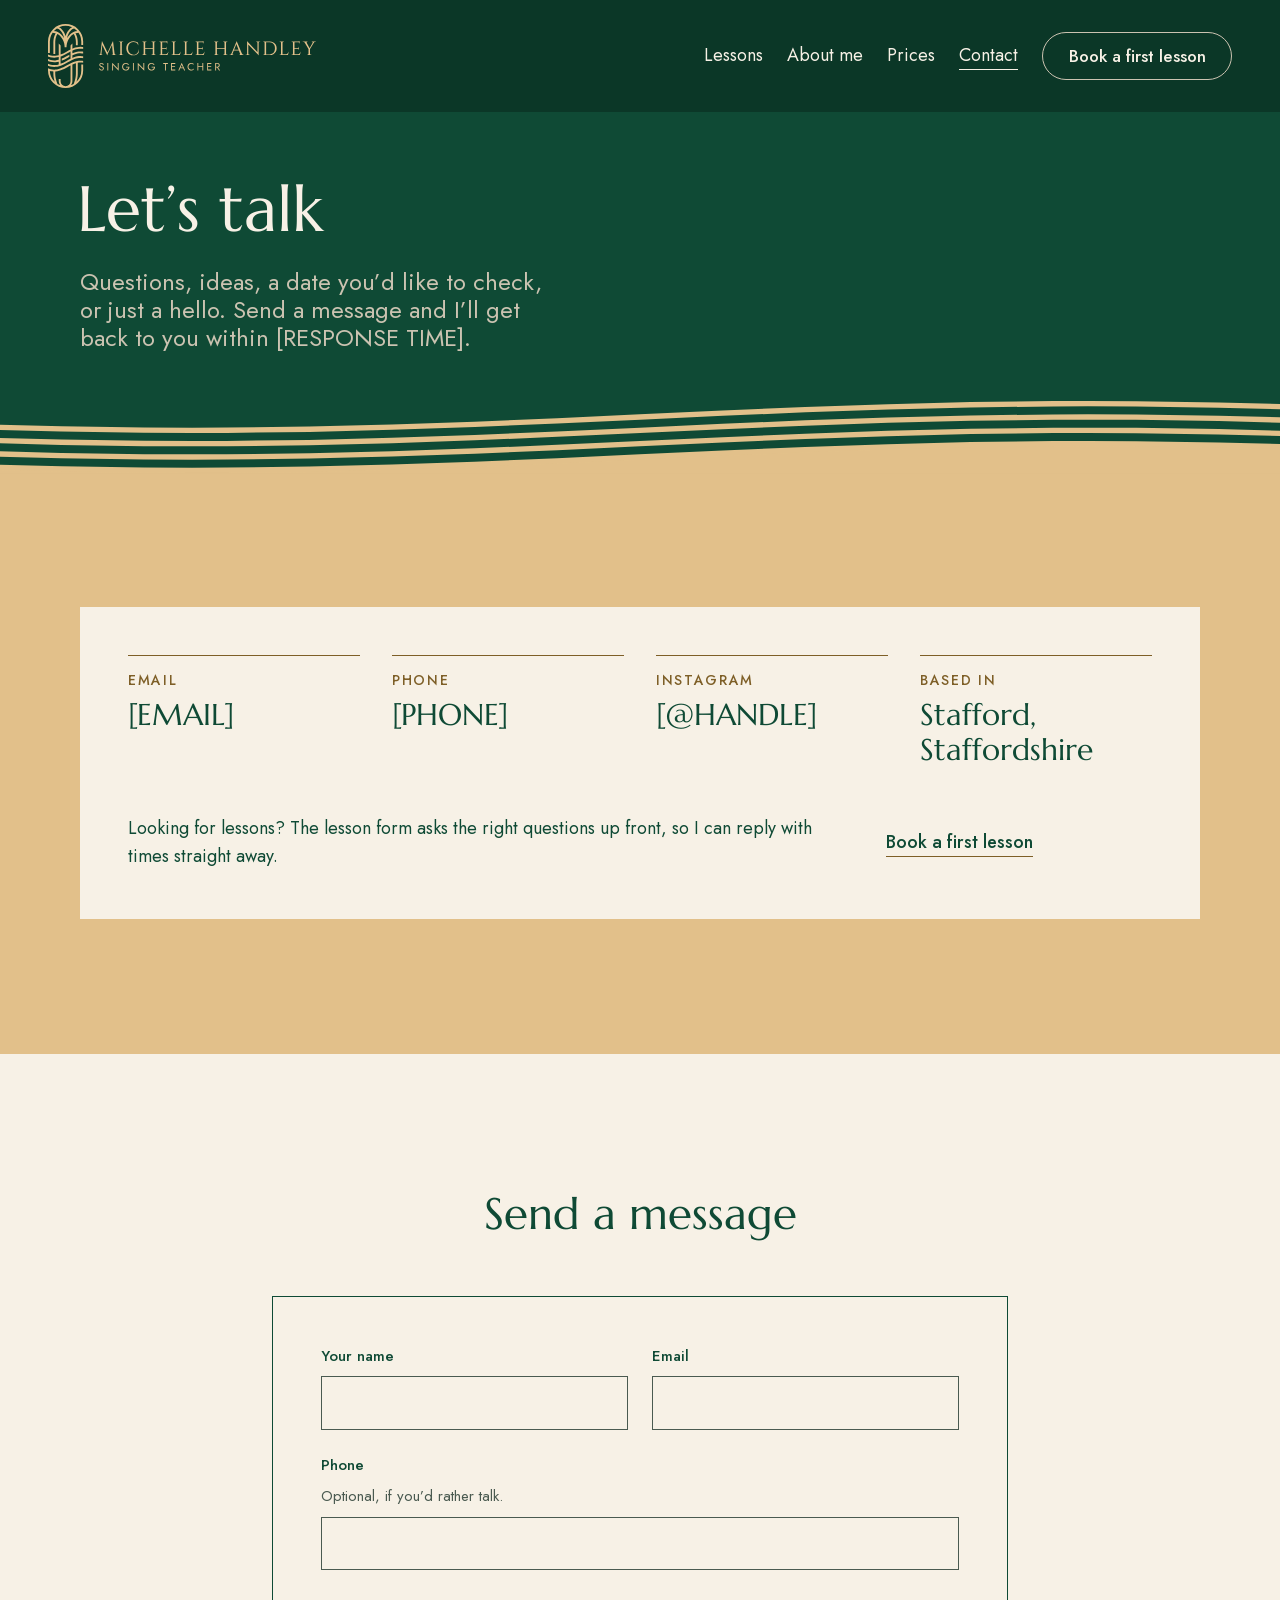
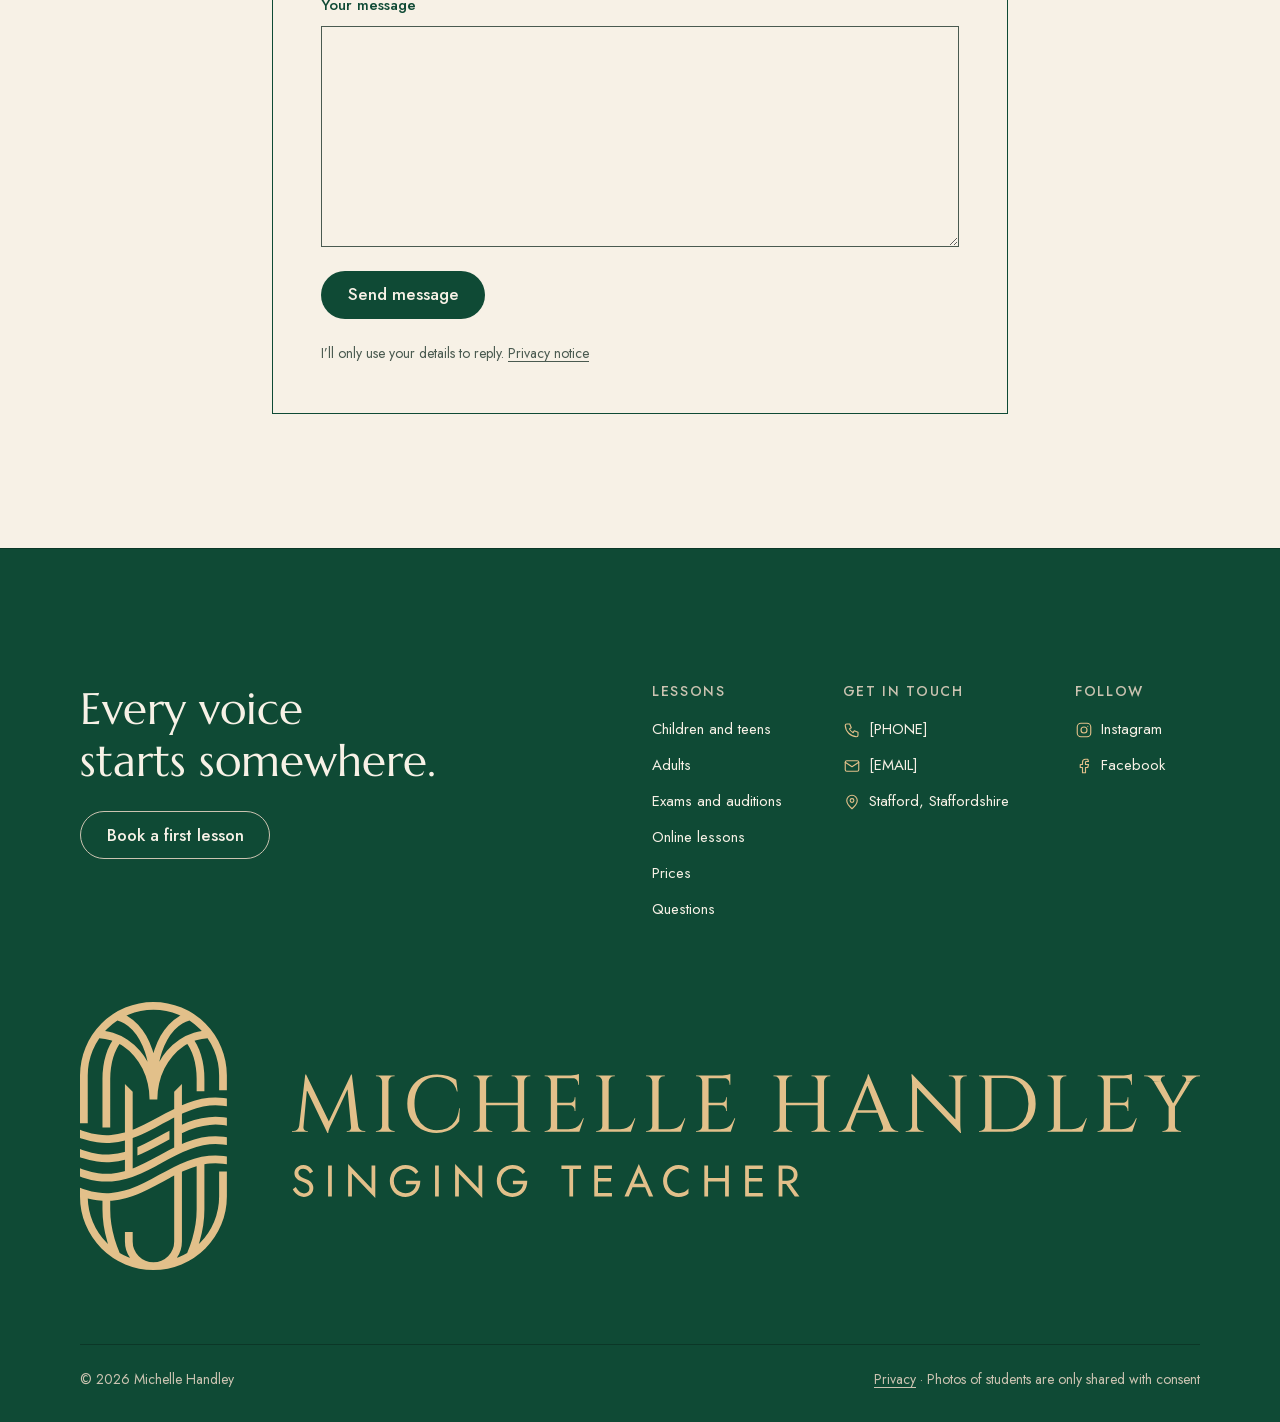
<file: contact.html>
<!doctype html>
<html lang="en-GB">
<head>
  <meta charset="utf-8">
  <meta name="viewport" content="width=device-width, initial-scale=1">
  <title>Contact | Michelle Handley</title>
  <meta name="description" content="Get in touch with Michelle Handley, singer and singing teacher in Stafford. Questions about lessons, or just a hello: send a message and she’ll get back to you.">
  <!-- PLACEHOLDER: domain. Replace every "https://michellehandley.example" in the project with the live domain. -->
  <link rel="canonical" href="https://michellehandley.example/contact.html">

  <!-- Fonts are self-hosted and declared in brand.css. All three paint the first screen, so all are preloaded. -->
  <link rel="preload" href="fonts/jost-400.woff2" as="font" type="font/woff2" crossorigin>
  <link rel="preload" href="fonts/jost-500.woff2" as="font" type="font/woff2" crossorigin>
  <link rel="preload" href="fonts/Marcellus-Regular.ttf" as="font" type="font/ttf" crossorigin>
  <link rel="stylesheet" href="css/brand.css">
  <link rel="stylesheet" href="css/tokens.css">
  <link rel="stylesheet" href="css/base.css">
  <link rel="stylesheet" href="css/components.css">
  <script src="js/site.js" defer></script>
  <script src="js/motion.js" defer></script>

  <!-- Icons and theme -->
  <link rel="icon" href="favicon.ico" sizes="any">
  <link rel="icon" href="favicon.svg" type="image/svg+xml">
  <link rel="apple-touch-icon" href="apple-touch-icon.png">
  <link rel="manifest" href="site.webmanifest">
  <meta name="theme-color" content="#0F4A35">

  <!-- Social sharing (Open Graph and Twitter/X) -->
  <meta property="og:type" content="website">
  <meta property="og:site_name" content="Michelle Handley">
  <meta property="og:locale" content="en_GB">
  <meta property="og:title" content="Contact | Michelle Handley">
  <meta property="og:description" content="Get in touch with Michelle Handley, singer and singing teacher in Stafford. Questions about lessons, or just a hello: send a message and she’ll get back to you.">
  <meta property="og:url" content="https://michellehandley.example/contact.html">
  <meta property="og:image" content="https://michellehandley.example/images/brand/og-image.png">
  <meta property="og:image:width" content="1200">
  <meta property="og:image:height" content="630">
  <meta property="og:image:alt" content="Michelle Handley, singing teacher">
  <meta name="twitter:card" content="summary_large_image">
  <meta name="twitter:title" content="Contact | Michelle Handley">
  <meta name="twitter:description" content="Get in touch with Michelle Handley, singer and singing teacher in Stafford. Questions about lessons, or just a hello: send a message and she’ll get back to you.">
  <meta name="twitter:image" content="https://michellehandley.example/images/brand/og-image.png">
</head>
<body>
  <a class="skip-link" href="#main">Skip to content</a>

  <!-- ==================================================================
       Site header: identical on every page. Only aria-current moves.
       ================================================================== -->
  <header class="site-header mh-on-dark">
    <div class="container site-header__inner">
      <a class="site-logo" href="./">
        <picture>
          <source media="(min-width: 768px)" srcset="images/brand/michelle-handley-logo-horizontal-gold.svg" width="268" height="64">
          <img src="images/brand/michelle-handley-mark-gold.svg" width="31" height="56" alt="Michelle Handley, singing teacher, home">
        </picture>
      </a>
      <button class="mh-btn mh-btn--outline-on-dark site-header__menu" type="button" aria-expanded="false" aria-controls="site-nav">Menu</button>
      <nav class="site-nav" id="site-nav" aria-label="Main">
        <ul class="site-nav__list">
          <li><a href="lessons.html">Lessons</a></li>
          <li><a href="about.html">About me</a></li>
          <li><a href="lessons.html#prices">Prices</a></li>
          <li><a href="contact.html" aria-current="page">Contact</a></li>
        </ul>
      </nav>
      <a class="mh-btn mh-btn--outline-on-dark site-header__cta" href="./#contact">Book a first lesson</a>
    </div>
  </header>

  <main id="main">

    <!-- Hero: the words only -->
    <section class="hero mh-on-dark" aria-labelledby="page-title">
      <div class="container grid hero__grid">
        <div class="hero__text">
          <h1 class="type-display hero__title" id="page-title">Let’s talk</h1>
          <p class="hero__lead">Questions, ideas, a date you’d like to check, or just a hello. Send a message and I’ll get back to you within <!-- PLACEHOLDER: usual response time, e.g. two working days -->[RESPONSE TIME].</p>
        </div>
      </div>
      <picture class="mh-stave hero__stave" data-reveal="draw" aria-hidden="true">
        <source media="(min-width: 768px)" srcset="images/brand/stave-wide-gold.svg" width="1440" height="81">
        <img src="images/brand/stave-narrow-gold.svg" width="600" height="81" alt="">
      </picture>
    </section>

    <!-- Contact details: the page's one gold block, with an ivory panel -->
    <section class="sec mh-on-gold" aria-label="Contact details">
      <div class="container">
        <div class="panel mh-on-light" data-reveal>
          <dl class="details details--four">
            <div class="detail">
              <dt class="mh-label">Email</dt>
              <dd><!-- PLACEHOLDER: email address. Make it a mailto: link when it's known. -->[EMAIL]</dd>
            </div>
            <div class="detail">
              <dt class="mh-label">Phone</dt>
              <dd><!-- PLACEHOLDER: phone number. Make it a tel: link when it's known. -->[PHONE]</dd>
            </div>
            <div class="detail">
              <dt class="mh-label">Instagram</dt>
              <dd><!-- PLACEHOLDER: Instagram handle. Make it a link to the profile when it's known. -->[@HANDLE]</dd>
            </div>
            <div class="detail">
              <dt class="mh-label">Based in</dt>
              <dd>Stafford, Staffordshire</dd>
            </div>
          </dl>
          <div class="panel__foot">
            <p>Looking for lessons? The lesson form asks the right questions up front, so I can reply with times straight away.</p>
            <a class="text-link" href="./#contact">Book a first lesson</a>
          </div>
        </div>
      </div>
    </section>

    <!-- Form: ivory, in an outlined panel -->
    <section class="sec mh-on-light" aria-labelledby="form-title">
      <div class="container">
        <div class="sec__head" data-reveal>
          <h2 class="sec__title" id="form-title">Send a message</h2>
        </div>
        <div class="panel panel--outline panel--narrow" data-reveal>
          <form class="form" action="https://api.web3forms.com/submit" method="post">
            <!-- PLACEHOLDER: Web3Forms access key (free at web3forms.com, set up with Michelle's email address) -->
            <input type="hidden" name="access_key" value="YOUR_WEB3FORMS_ACCESS_KEY">
            <input type="hidden" name="subject" value="New message from the website">
            <input type="hidden" name="from_name" value="Michelle Handley website">
            <!-- PLACEHOLDER: domain. Must be the absolute URL of the thank-you page. -->
            <input type="hidden" name="redirect" value="https://michellehandley.example/thank-you.html">
            <!-- Honeypot: hidden from people; Web3Forms discards submissions that tick it -->
            <input class="form__honeypot" type="checkbox" name="botcheck">

            <div class="form__row">
              <div class="field">
                <label class="field__label" for="c-name">Your name</label>
                <input class="field__input" id="c-name" name="name" type="text" autocomplete="name" required>
                <p class="field__error" id="c-name-error" data-missing="Please add your name." hidden><svg width="18" height="18" viewBox="0 0 18 18" aria-hidden="true"><circle cx="9" cy="9" r="9" fill="currentColor"/><path d="M9 4.5V10M9 13V13.2" stroke-width="2.2" stroke-linecap="round"/></svg><span class="field__error-text"></span></p>
              </div>
              <div class="field">
                <label class="field__label" for="c-email">Email</label>
                <input class="field__input" id="c-email" name="email" type="email" autocomplete="email" required>
                <p class="field__error" id="c-email-error" data-missing="Please add your email so I can reply." data-invalid="Please check your email address. It should look like name@example.com." hidden><svg width="18" height="18" viewBox="0 0 18 18" aria-hidden="true"><circle cx="9" cy="9" r="9" fill="currentColor"/><path d="M9 4.5V10M9 13V13.2" stroke-width="2.2" stroke-linecap="round"/></svg><span class="field__error-text"></span></p>
              </div>
            </div>

            <div class="field">
              <label class="field__label" for="c-phone">Phone</label>
              <p class="field__hint" id="c-phone-hint">Optional, if you’d rather talk.</p>
              <input class="field__input" id="c-phone" name="phone" type="tel" autocomplete="tel" aria-describedby="c-phone-hint">
            </div>

            <div class="field">
              <label class="field__label" for="c-message">Your message</label>
              <textarea class="field__input" id="c-message" name="message" rows="7" required></textarea>
              <p class="field__error" id="c-message-error" data-missing="Please add a message." hidden><svg width="18" height="18" viewBox="0 0 18 18" aria-hidden="true"><circle cx="9" cy="9" r="9" fill="currentColor"/><path d="M9 4.5V10M9 13V13.2" stroke-width="2.2" stroke-linecap="round"/></svg><span class="field__error-text"></span></p>
            </div>

            <p class="form__status" tabindex="-1" hidden>Sorry, your message didn’t send. Please try again in a minute, or email me at <!-- PLACEHOLDER: email address -->[EMAIL].</p>
            <div><button class="mh-btn mh-btn--velvet" type="submit" data-sending="Sending…">Send message</button></div>
            <p class="form__small">I’ll only use your details to reply. <a href="privacy.html">Privacy notice</a></p>
          </form>
        </div>
      </div>
    </section>

  </main>

  <!-- ==================================================================
       Site footer: identical on every page
       ================================================================== -->
  <footer class="site-footer mh-on-dark">
    <div class="container">
      <div class="site-footer__top">
        <div class="site-footer__intro">
          <p class="site-footer__line">Every voice starts somewhere.</p>
          <a class="mh-btn mh-btn--outline-on-dark" href="./#contact">Book a first lesson</a>
        </div>
        <div class="site-footer__inner">
          <div class="footer-col">
            <h2 class="mh-label">Lessons</h2>
            <ul>
              <li><a href="lessons.html#young-singers">Children and teens</a></li>
              <li><a href="lessons.html#adults">Adults</a></li>
              <li><a href="lessons.html#exams">Exams and auditions</a></li>
              <li><a href="lessons.html#online">Online lessons</a></li>
              <li><a href="lessons.html#prices">Prices</a></li>
              <li><a href="lessons.html#faq">Questions</a></li>
            </ul>
          </div>
          <div class="footer-col">
            <h2 class="mh-label">Get in touch</h2>
            <ul>
              <li><svg class="footer-icon" width="18" height="18" viewBox="0 0 24 24" fill="none" stroke="currentColor" stroke-width="1.5" stroke-linecap="round" stroke-linejoin="round" aria-hidden="true"><path d="M5 4h4l2 5-2.5 1.5a11 11 0 0 0 5 5L15 13l5 2v4a2 2 0 0 1-2 2A16 16 0 0 1 3 6a2 2 0 0 1 2-2"/></svg><!-- PLACEHOLDER: phone number. Make it a tel: link when it's known. -->[PHONE]</li>
              <li><svg class="footer-icon" width="18" height="18" viewBox="0 0 24 24" fill="none" stroke="currentColor" stroke-width="1.5" stroke-linecap="round" stroke-linejoin="round" aria-hidden="true"><rect x="3" y="5" width="18" height="14" rx="2"/><path d="M3 7l9 6 9-6"/></svg><!-- PLACEHOLDER: email address. Make it a mailto: link when it's known. -->[EMAIL]</li>
              <li><svg class="footer-icon" width="18" height="18" viewBox="0 0 24 24" fill="none" stroke="currentColor" stroke-width="1.5" stroke-linecap="round" stroke-linejoin="round" aria-hidden="true"><path d="M12 21s-7-6.2-7-11a7 7 0 0 1 14 0c0 4.8-7 11-7 11z"/><circle cx="12" cy="10" r="2.5"/></svg>Stafford, Staffordshire</li>
            </ul>
          </div>
          <div class="footer-col">
            <h2 class="mh-label">Follow</h2>
            <ul>
              <!-- PLACEHOLDER: Instagram URL. Replace with Michelle's profile, e.g. https://www.instagram.com/handle/ -->
              <li><a href="https://www.instagram.com/" rel="me"><svg class="footer-icon" width="18" height="18" viewBox="0 0 24 24" fill="none" stroke="currentColor" stroke-width="1.5" stroke-linecap="round" stroke-linejoin="round" aria-hidden="true"><rect x="3" y="3" width="18" height="18" rx="5"/><circle cx="12" cy="12" r="4"/><path d="M17 7v.01"/></svg>Instagram</a></li>
              <!-- PLACEHOLDER: Facebook URL. Replace with Michelle's page, or delete this line if she doesn't use Facebook. -->
              <li><a href="https://www.facebook.com/" rel="me"><svg class="footer-icon" width="18" height="18" viewBox="0 0 24 24" fill="none" stroke="currentColor" stroke-width="1.5" stroke-linecap="round" stroke-linejoin="round" aria-hidden="true"><path d="M17 3h-3a4 4 0 0 0-4 4v3H7v4h3v7h4v-7h3l1-4h-4V7a1 1 0 0 1 1-1h3z"/></svg>Facebook</a></li>
            </ul>
          </div>
        </div>
      </div>
      <!-- The logo runs the width of the page: stacked on phones, horizontal from 768px -->
      <a class="site-footer__logo" href="./">
        <picture>
          <source media="(min-width: 768px)" srcset="images/brand/michelle-handley-logo-horizontal-gold.svg" width="1255" height="300">
          <img src="images/brand/michelle-handley-logo-stacked-gold.svg" width="255" height="240" alt="Michelle Handley, singing teacher, home" loading="lazy">
        </picture>
      </a>
      <div class="site-footer__legal">
        <p>&copy; 2026 Michelle Handley</p>
        <p><a href="privacy.html">Privacy</a> · Photos of students are only shared with consent</p>
      </div>
    </div>
  </footer>
</body>
</html>
</file>
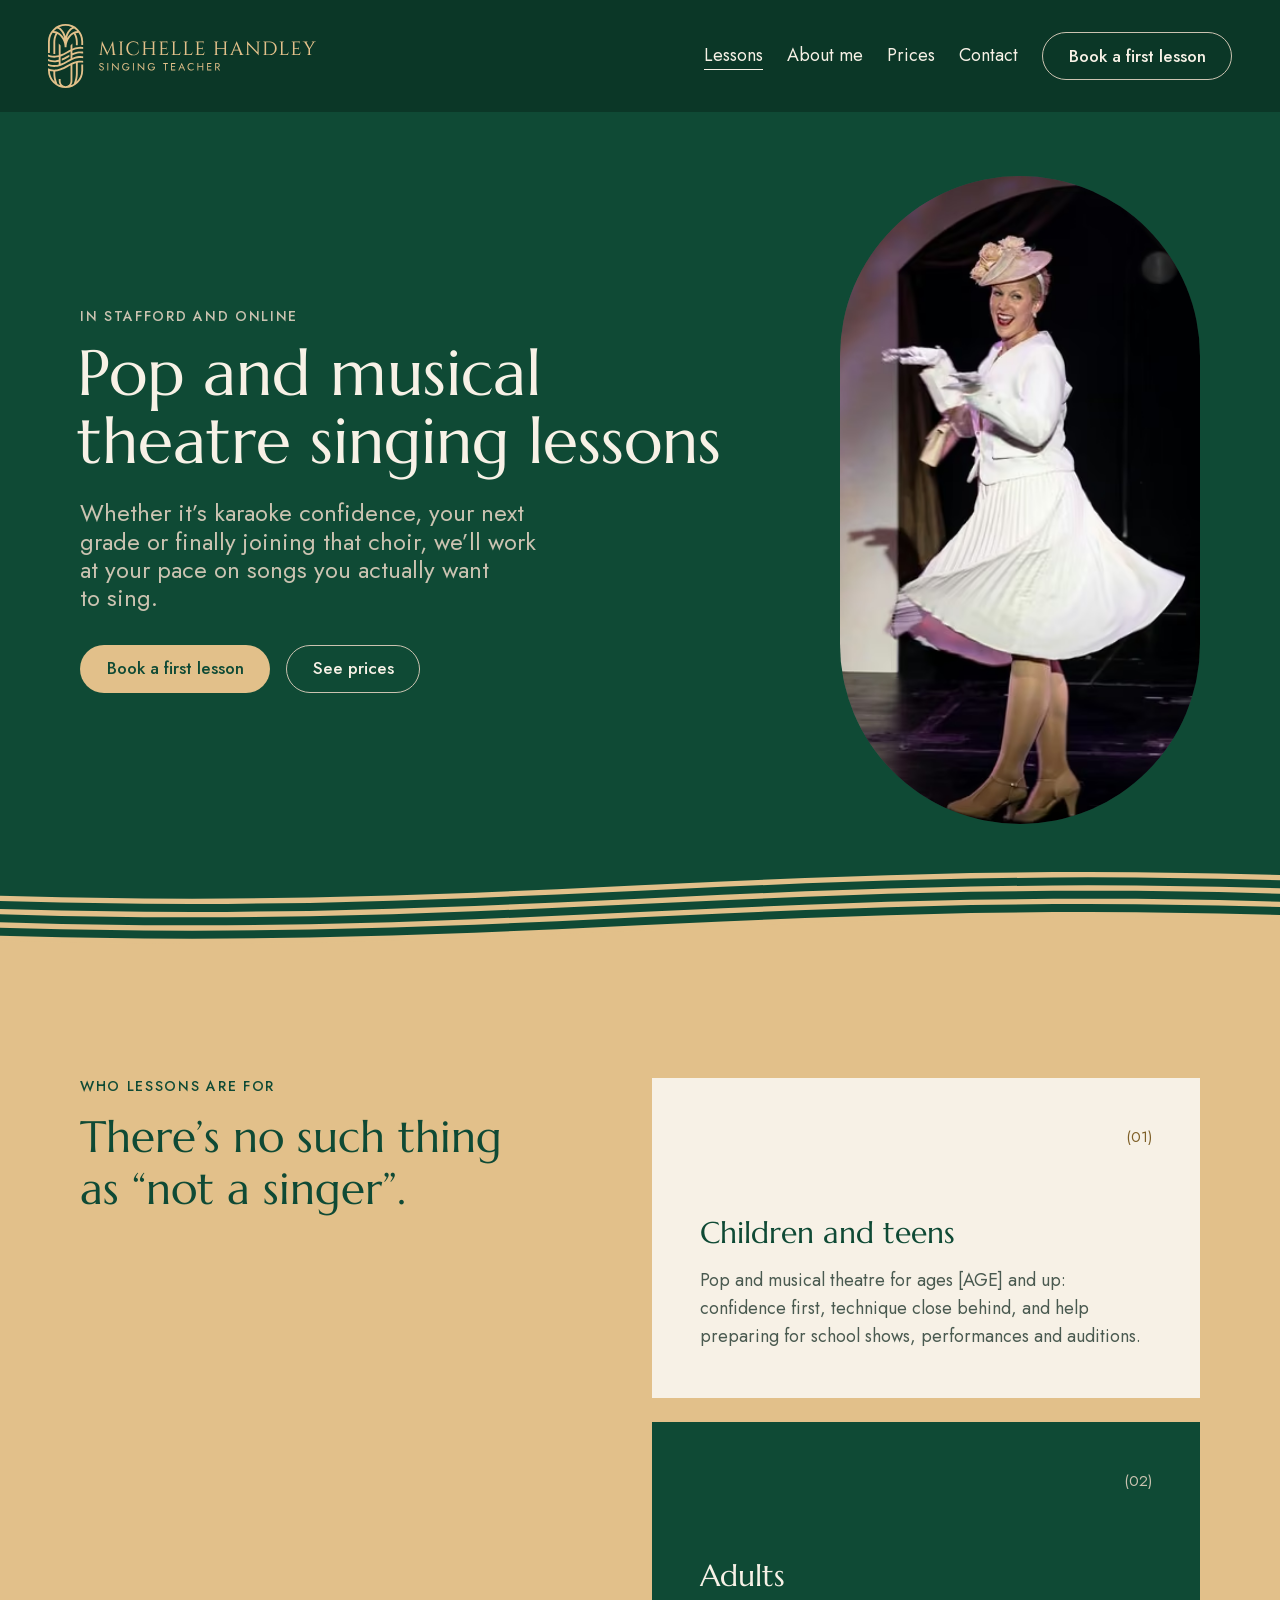
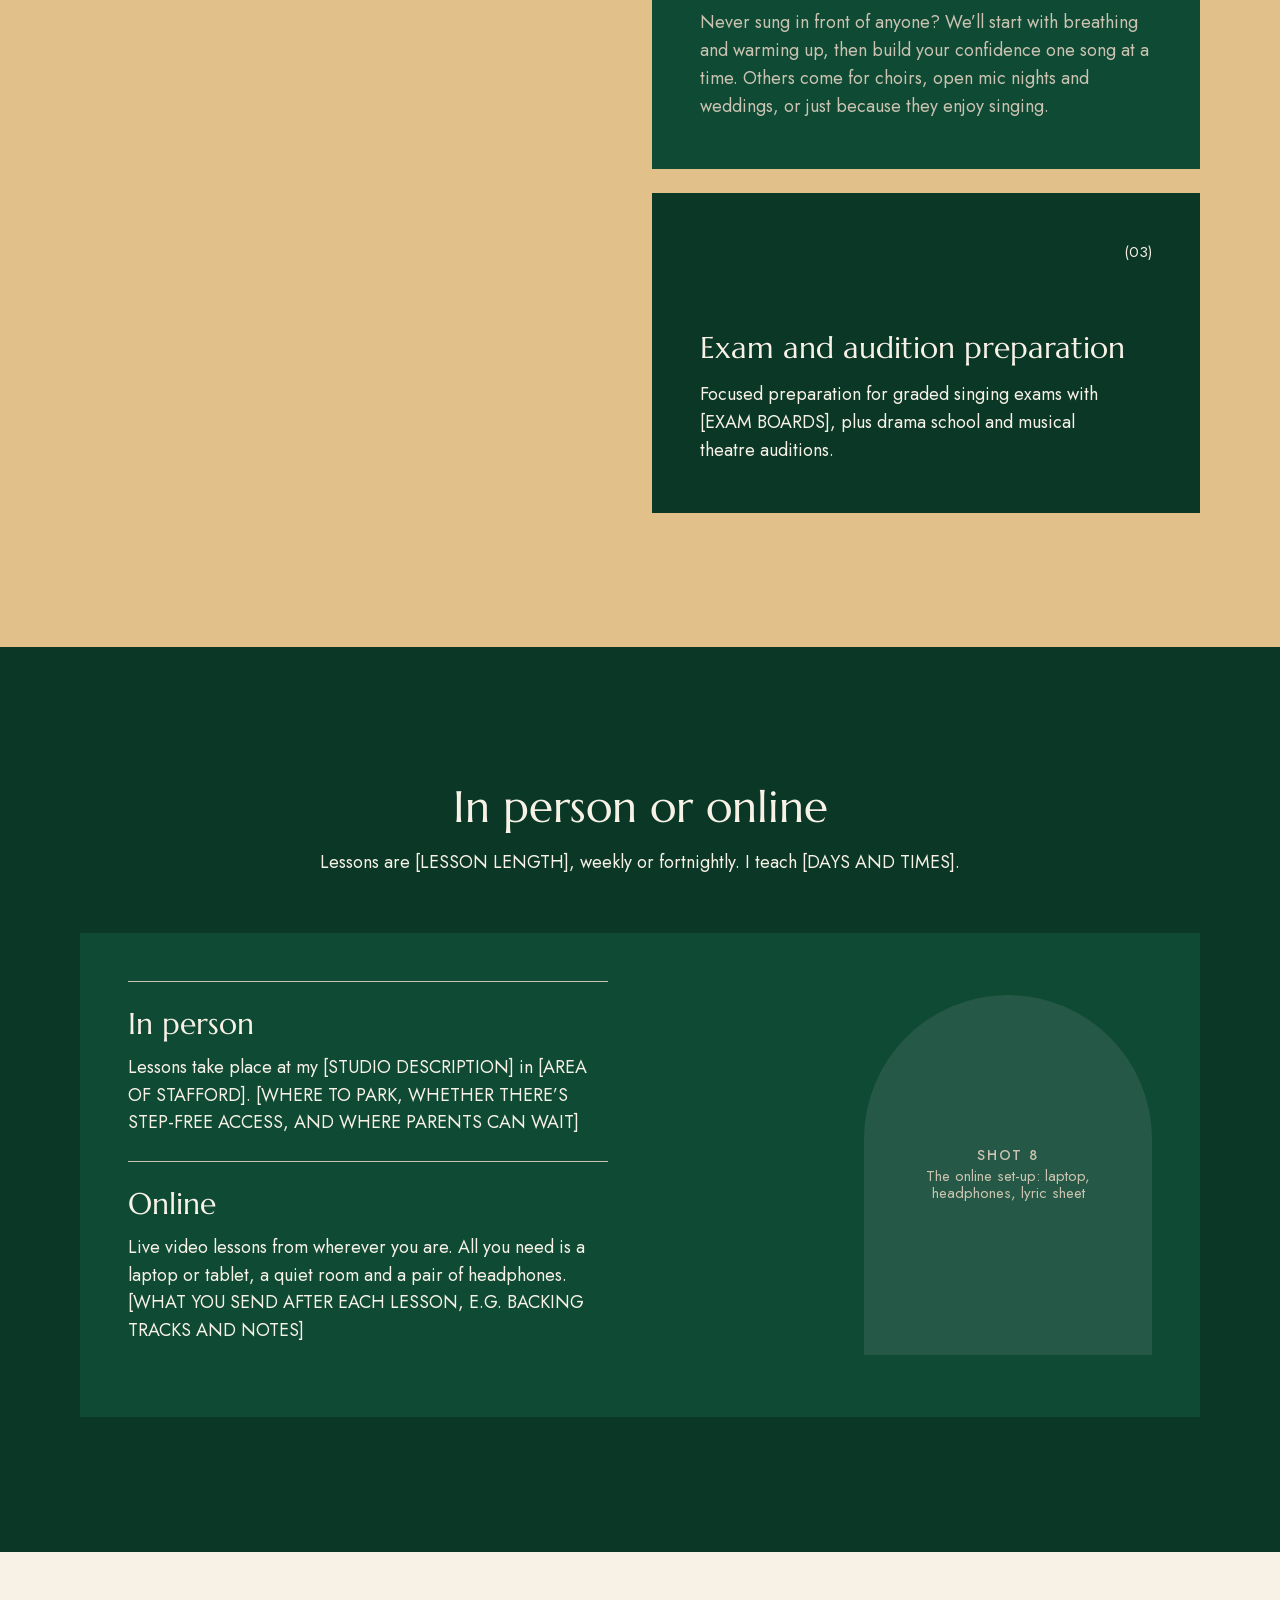
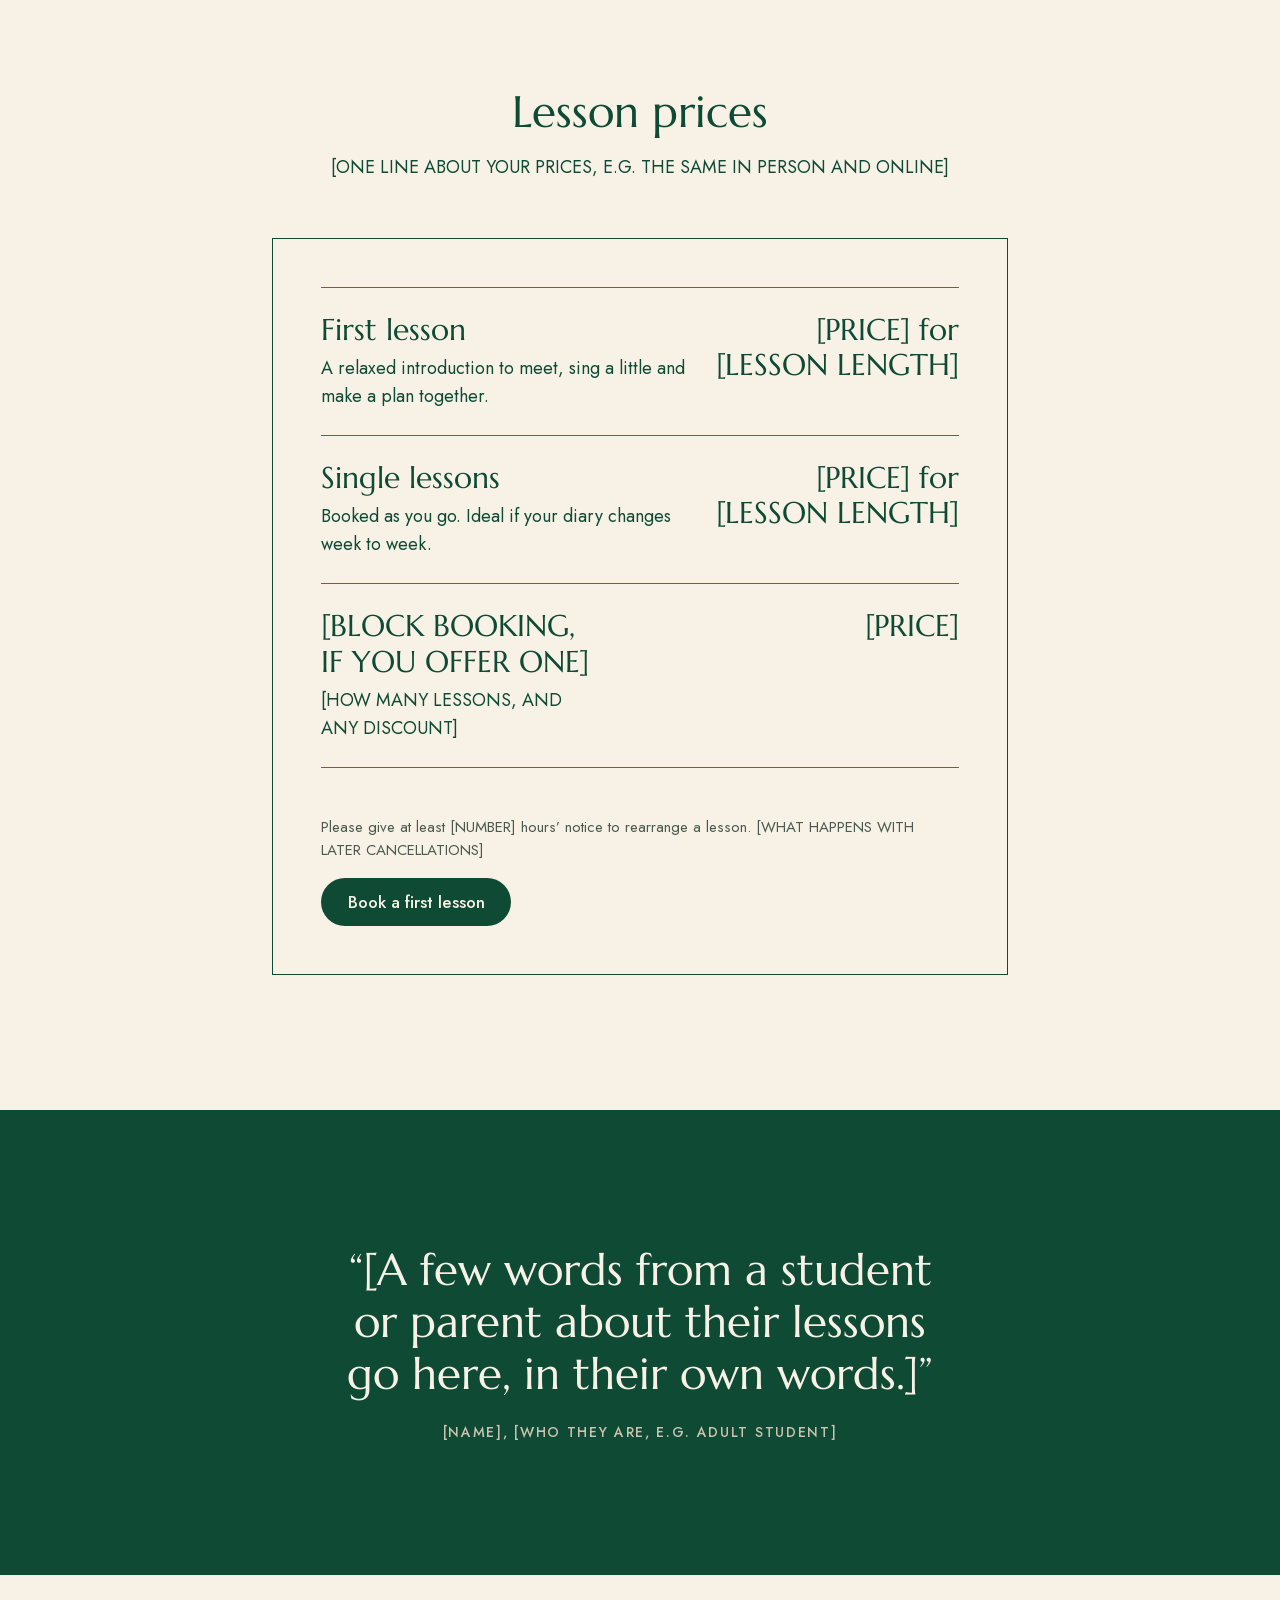
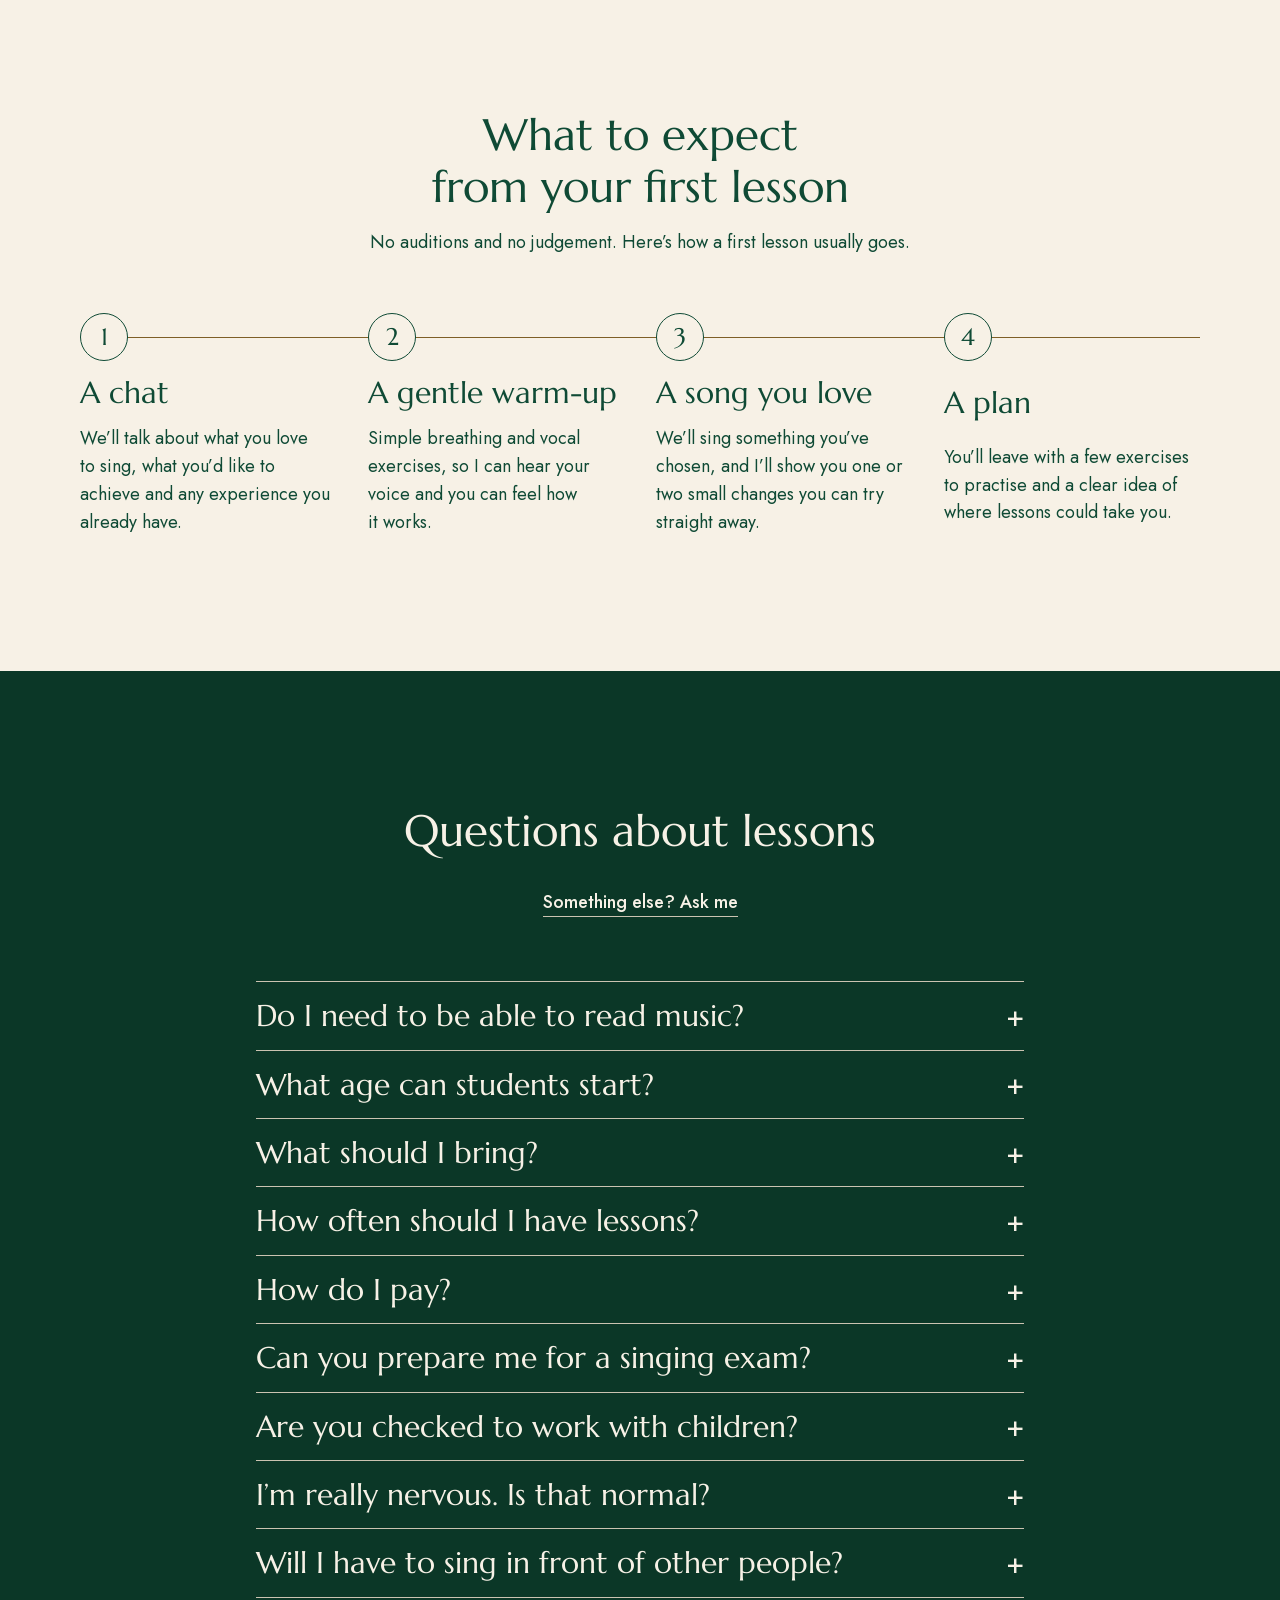
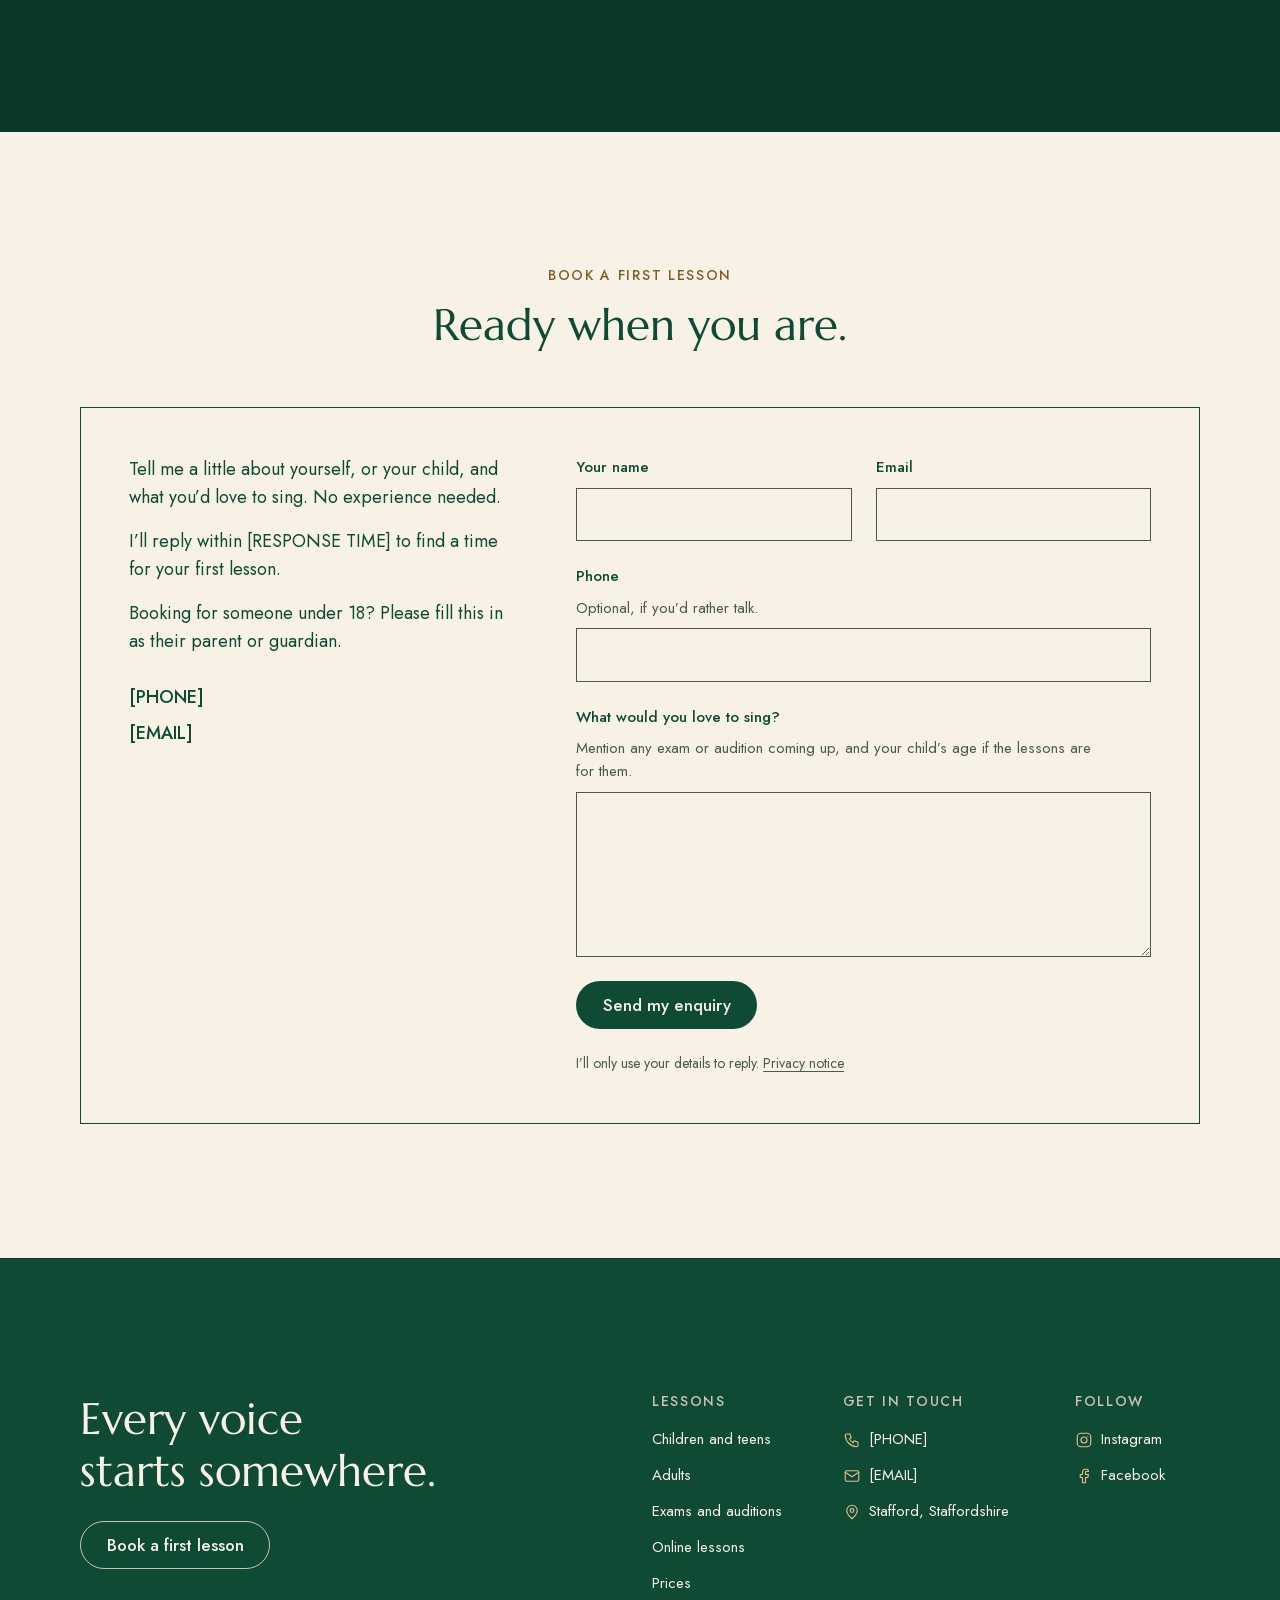
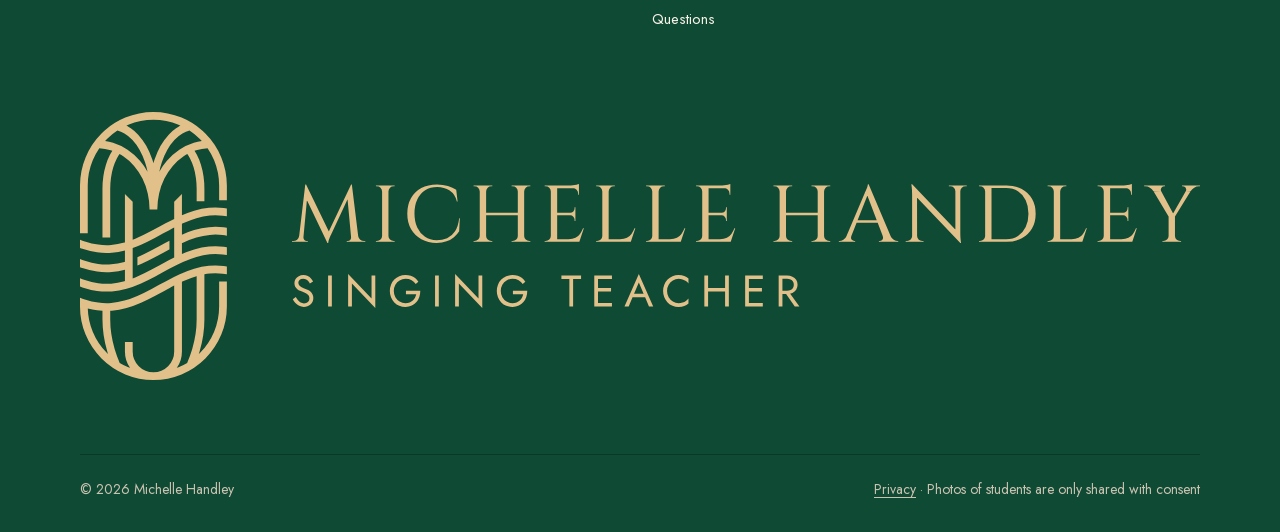
<file: lessons.html>
<!doctype html>
<html lang="en-GB">
<head>
  <meta charset="utf-8">
  <meta name="viewport" content="width=device-width, initial-scale=1">
  <title>Singing lessons for adults, children and teens | Michelle Handley</title>
  <meta name="description" content="Singing lessons in Stafford and online for complete beginners, adults, teenagers and exam or audition students. Who they suit, prices, your first lesson and how to book.">
  <!-- PLACEHOLDER: domain. Replace every "https://michellehandley.example" in the project with the live domain. -->
  <link rel="canonical" href="https://michellehandley.example/lessons.html">

  <!-- Fonts are self-hosted and declared in brand.css. All three paint the first screen, so all are preloaded. -->
  <link rel="preload" href="fonts/jost-400.woff2" as="font" type="font/woff2" crossorigin>
  <link rel="preload" href="fonts/jost-500.woff2" as="font" type="font/woff2" crossorigin>
  <link rel="preload" href="fonts/Marcellus-Regular.ttf" as="font" type="font/ttf" crossorigin>
  <link rel="stylesheet" href="css/brand.css">
  <link rel="stylesheet" href="css/tokens.css">
  <link rel="stylesheet" href="css/base.css">
  <link rel="stylesheet" href="css/components.css">
  <script src="js/site.js" defer></script>
  <script src="js/motion.js" defer></script>

  <!-- Icons and theme -->
  <link rel="icon" href="favicon.ico" sizes="any">
  <link rel="icon" href="favicon.svg" type="image/svg+xml">
  <link rel="apple-touch-icon" href="apple-touch-icon.png">
  <link rel="manifest" href="site.webmanifest">
  <meta name="theme-color" content="#0F4A35">

  <!-- Social sharing (Open Graph and Twitter/X) -->
  <meta property="og:type" content="website">
  <meta property="og:site_name" content="Michelle Handley">
  <meta property="og:locale" content="en_GB">
  <meta property="og:title" content="Singing lessons for adults, children and teens | Michelle Handley">
  <meta property="og:description" content="Singing lessons in Stafford and online for complete beginners, adults, teenagers and exam or audition students. Who they suit, prices, your first lesson and how to book.">
  <meta property="og:url" content="https://michellehandley.example/lessons.html">
  <meta property="og:image" content="https://michellehandley.example/images/brand/og-image.png">
  <meta property="og:image:width" content="1200">
  <meta property="og:image:height" content="630">
  <meta property="og:image:alt" content="Michelle Handley, singing teacher">
  <meta name="twitter:card" content="summary_large_image">
  <meta name="twitter:title" content="Singing lessons for adults, children and teens | Michelle Handley">
  <meta name="twitter:description" content="Singing lessons in Stafford and online for complete beginners, adults, teenagers and exam or audition students. Who they suit, prices, your first lesson and how to book.">
  <meta name="twitter:image" content="https://michellehandley.example/images/brand/og-image.png">
</head>
<body>
  <a class="skip-link" href="#main">Skip to content</a>

  <!-- ==================================================================
       Site header: identical on every page. Only aria-current moves.
       ================================================================== -->
  <header class="site-header mh-on-dark">
    <div class="container site-header__inner">
      <a class="site-logo" href="./">
        <picture>
          <source media="(min-width: 768px)" srcset="images/brand/michelle-handley-logo-horizontal-gold.svg" width="268" height="64">
          <img src="images/brand/michelle-handley-mark-gold.svg" width="31" height="56" alt="Michelle Handley, singing teacher, home">
        </picture>
      </a>
      <button class="mh-btn mh-btn--outline-on-dark site-header__menu" type="button" aria-expanded="false" aria-controls="site-nav">Menu</button>
      <nav class="site-nav" id="site-nav" aria-label="Main">
        <ul class="site-nav__list">
          <li><a href="lessons.html" aria-current="page">Lessons</a></li>
          <li><a href="about.html">About me</a></li>
          <li><a href="lessons.html#prices">Prices</a></li>
          <li><a href="contact.html">Contact</a></li>
        </ul>
      </nav>
      <a class="mh-btn mh-btn--outline-on-dark site-header__cta" href="./#contact">Book a first lesson</a>
    </div>
  </header>

  <main id="main">

    <!-- Hero: the words on the left, the portrait beside them -->
    <section class="hero mh-on-dark" aria-labelledby="page-title">
      <div class="container grid hero__grid">
        <div class="hero__text">
          <p class="mh-label hero__label">In Stafford and online</p>
          <h1 class="type-display hero__title" id="page-title">Pop and musical theatre singing lessons</h1>
          <p class="hero__lead">Whether it’s karaoke confidence, your next grade or finally joining that choir, we’ll work at your pace on songs you actually want to sing.</p>
          <div class="btn-row">
            <a class="mh-btn mh-btn--gold" href="#enquire">Book a first lesson</a>
            <a class="mh-btn mh-btn--outline-on-dark" href="#prices">See prices</a>
          </div>
        </div>
        <div class="hero__portrait mh-capsule">
          <!-- The capsule is 5:9, so this photo shows about 1.25 times the capsule's width -->
          <picture>
            <source type="image/avif" srcset="images/stage-twirl-400.avif 400w, images/stage-twirl-595.avif 595w" sizes="(min-width: 58em) 22.5rem, (min-width: 48em) 17rem, 16.5rem">
            <source type="image/webp" srcset="images/stage-twirl-400.webp 400w, images/stage-twirl-595.webp 595w" sizes="(min-width: 58em) 22.5rem, (min-width: 48em) 17rem, 16.5rem">
            <img src="images/stage-twirl-595.jpg" srcset="images/stage-twirl-400.jpg 400w, images/stage-twirl-595.jpg 595w" sizes="(min-width: 58em) 22.5rem, (min-width: 48em) 17rem, 16.5rem" width="595" height="859" alt="Michelle as Eva Perón in Evita, in a white suit and hat, smiling mid-twirl" fetchpriority="high" decoding="async">
          </picture>
        </div>
      </div>
      <picture class="mh-stave hero__stave" data-reveal="draw" aria-hidden="true">
        <source media="(min-width: 768px)" srcset="images/brand/stave-wide-gold.svg" width="1440" height="81">
        <img src="images/brand/stave-narrow-gold.svg" width="600" height="81" alt="">
      </picture>
    </section>

    <!-- Who lessons are for: the page's one gold block. The headline holds still while three cards stack beside it -->
    <section class="sec mh-on-gold" id="who" aria-labelledby="who-title">
      <div class="container grid split">
        <div class="split__head" data-reveal>
          <p class="mh-label">Who lessons are for</p>
          <h2 class="sec__title" id="who-title">There’s no such thing as “not a singer”.</h2>
        </div>
        <div class="stack">
          <article class="stack__card mh-on-light" id="young-singers">
            <div class="stack__top"></div>
            <h3 class="stack__title">Children and teens</h3>
            <div class="stack__body">
              <p>Pop and musical theatre for ages <!-- PLACEHOLDER: youngest age Michelle teaches -->[AGE] and up: confidence first, technique close behind, and help preparing for school shows, performances and auditions.</p>
            </div>
          </article>
          <article class="stack__card mh-on-dark" id="adults">
            <div class="stack__top"></div>
            <h3 class="stack__title">Adults</h3>
            <div class="stack__body">
              <p>Never sung in front of anyone? We’ll start with breathing and warming up, then build your confidence one song at a time. Others come for choirs, open mic nights and weddings, or just because they enjoy singing.</p>
            </div>
          </article>
          <article class="stack__card mh-on-stage" id="exams">
            <div class="stack__top"></div>
            <h3 class="stack__title">Exam and audition preparation</h3>
            <div class="stack__body">
              <p>Focused preparation for graded singing exams with <!-- PLACEHOLDER: exam boards Michelle prepares students for -->[EXAM BOARDS], plus drama school and musical theatre auditions.</p>
            </div>
          </article>
        </div>
      </div>
    </section>

    <!-- In person or online: deep green, with a velvet panel holding the two options and the photo -->
    <section class="sec mh-on-stage" id="formats" aria-labelledby="formats-title">
      <div class="container">
        <div class="sec__head" data-reveal>
          <h2 class="sec__title" id="formats-title">In person or online</h2>
          <p>Lessons are <!-- PLACEHOLDER: lesson length or lengths -->[LESSON LENGTH], weekly or fortnightly. I teach <!-- PLACEHOLDER: days and times lessons are available -->[DAYS AND TIMES].</p>
        </div>
        <div class="panel panel--split mh-on-dark" data-reveal>
          <div class="formats">
            <div class="formats__item">
              <h3>In person</h3>
              <p>Lessons take place at my <!-- PLACEHOLDER: description of where in-person lessons happen -->[STUDIO DESCRIPTION] in <!-- PLACEHOLDER: which part of Stafford, not the full address -->[AREA OF STAFFORD]. <!-- PLACEHOLDER: parking, step-free access and where parents can wait, or delete -->[WHERE TO PARK, WHETHER THERE’S STEP-FREE ACCESS, AND WHERE PARENTS CAN WAIT]</p>
            </div>
            <div class="formats__item">
              <h3 id="online">Online</h3>
              <p>Live video lessons from wherever you are. All you need is a laptop or tablet, a quiet room and a pair of headphones. <!-- PLACEHOLDER: anything Michelle sends after online lessons, or delete -->[WHAT YOU SEND AFTER EACH LESSON, E.G. BACKING TRACKS AND NOTES]</p>
            </div>
          </div>
          <div class="formats__photo">
            <div class="mh-arch">
              <!-- PLACEHOLDER: photo, the online set-up: laptop, headphones, lyric sheet (4:5 arch, shot 8 in PHOTOGRAPHY.md). Use the <picture> pattern in README.md and delete the note below. -->
              <img src="images/placeholders/scene-4x5.svg" width="384" height="480" alt="Placeholder for a photo of the online lesson set-up" loading="lazy">
              <p class="photo-note" aria-hidden="true"><b>Shot 8</b> The online set-up: laptop, headphones, lyric sheet</p>
            </div>
          </div>
        </div>
      </div>
    </section>

    <!-- Prices: ivory, the list in an outlined panel -->
    <section class="sec mh-on-light" id="prices" aria-labelledby="prices-title">
      <div class="container">
        <div class="sec__head" data-reveal>
          <h2 class="sec__title" id="prices-title">Lesson prices</h2>
          <p><!-- PLACEHOLDER: one line about pricing, e.g. whether it's the same in person and online -->[ONE LINE ABOUT YOUR PRICES, E.G. THE SAME IN PERSON AND ONLINE]</p>
        </div>
        <div class="panel panel--outline panel--narrow" data-reveal>
          <ul class="price-list">
            <li class="price">
              <h3 class="price__name">First lesson</h3>
              <p>A relaxed introduction to meet, sing a little and make a plan together.</p>
              <p class="price__amount"><!-- PLACEHOLDER: first lesson price -->[PRICE] for <!-- PLACEHOLDER: first lesson length -->[LESSON LENGTH]</p>
            </li>
            <li class="price">
              <h3 class="price__name">Single lessons</h3>
              <p>Booked as you go. Ideal if your diary changes week to week.</p>
              <p class="price__amount"><!-- PLACEHOLDER: single lesson price -->[PRICE] for <!-- PLACEHOLDER: single lesson length -->[LESSON LENGTH]</p>
            </li>
            <li class="price">
              <!-- PLACEHOLDER: block booking, if Michelle offers one. Otherwise delete this row. -->
              <h3 class="price__name">[BLOCK BOOKING, IF YOU OFFER ONE]</h3>
              <p>[HOW MANY LESSONS, AND ANY DISCOUNT]</p>
              <p class="price__amount"><!-- PLACEHOLDER: block booking price -->[PRICE]</p>
            </li>
          </ul>
          <div class="panel__foot">
            <p class="price-list__note">Please give at least <!-- PLACEHOLDER: cancellation notice in hours -->[NUMBER] hours’ notice to rearrange a lesson. <!-- PLACEHOLDER: what happens with later cancellations -->[WHAT HAPPENS WITH LATER CANCELLATIONS]</p>
            <a class="mh-btn mh-btn--velvet" href="#enquire">Book a first lesson</a>
          </div>
        </div>
      </div>
    </section>

    <!-- Testimonial: velvet, centred -->
    <section class="sec mh-on-dark" aria-label="What students say">
      <div class="container">
        <!-- PLACEHOLDER: testimonial. Replace with a real student's or parent's words (a different one from the home page), with their permission and how they'd like to be credited. -->
        <figure class="quote" data-reveal>
          <blockquote><p>[A few words from a student or parent about their lessons go here, in their own words.]</p></blockquote>
          <figcaption class="mh-label">[NAME], [WHO THEY ARE, E.G. ADULT STUDENT]</figcaption>
        </figure>
      </div>
    </section>

    <!-- First lesson: four numbered steps, with one line through the numbers -->
    <section class="sec mh-on-light" id="first-lesson" aria-labelledby="first-lesson-title">
      <div class="container">
        <div class="sec__head" data-reveal>
          <h2 class="sec__title" id="first-lesson-title">What to expect from your first lesson</h2>
          <p>No auditions and no judgement. Here’s how a first lesson usually goes.</p>
        </div>
        <ol class="timeline timeline--four" data-reveal>
          <li>
            <h3>A chat</h3>
            <p>We’ll talk about what you love to sing, what you’d like to achieve and any experience you already have.</p>
          </li>
          <li>
            <h3>A gentle warm-up</h3>
            <p>Simple breathing and vocal exercises, so I can hear your voice and you can feel how it works.</p>
          </li>
          <li>
            <h3>A song you love</h3>
            <p>We’ll sing something you’ve chosen, and I’ll show you one or two small changes you can try straight away.</p>
          </li>
          <li>
            <h3>A plan</h3>
            <p>You’ll leave with a few exercises to practise and a clear idea of where lessons could take you.</p>
          </li>
        </ol>
      </div>
    </section>

    <!-- Questions: one centred column -->
    <section class="sec mh-on-stage" id="faq" aria-labelledby="faq-title">
      <div class="container">
        <div class="sec__head" data-reveal>
          <h2 class="sec__title" id="faq-title">Questions about lessons</h2>
          <a class="text-link" href="#enquire">Something else? Ask me</a>
        </div>
        <div class="faq" data-reveal>
          <details class="faq__item">
            <summary class="faq__question">Do I need to be able to read music?</summary>
            <div class="faq__answer">
              <p>Not at all. If you’d like to learn, we can build it in gradually, but it’s never a requirement.</p>
            </div>
          </details>
          <details class="faq__item">
            <summary class="faq__question">What age can students start?</summary>
            <div class="faq__answer">
              <p>I teach students from age <!-- PLACEHOLDER: minimum student age -->[AGE]. Young voices are still developing, so lessons for children focus on healthy habits, confidence and having fun.</p>
            </div>
          </details>
          <details class="faq__item">
            <summary class="faq__question">What should I bring?</summary>
            <div class="faq__answer">
              <p>A bottle of water, any songs you’d like to work on, and something to jot notes on. For online lessons, headphones help too.</p>
            </div>
          </details>
          <details class="faq__item">
            <summary class="faq__question">How often should I have lessons?</summary>
            <div class="faq__answer">
              <p>Weekly lessons give the steadiest progress, but fortnightly works well for busy adults. We’ll find a rhythm that suits you.</p>
            </div>
          </details>
          <details class="faq__item">
            <summary class="faq__question">How do I pay?</summary>
            <div class="faq__answer">
              <p><!-- PLACEHOLDER: how and when students pay, e.g. bank transfer before each lesson -->[HOW AND WHEN TO PAY]</p>
            </div>
          </details>
          <details class="faq__item">
            <summary class="faq__question">Can you prepare me for a singing exam?</summary>
            <div class="faq__answer">
              <p>Yes. I prepare students for <!-- PLACEHOLDER: exam boards Michelle prepares students for -->[EXAM BOARDS] graded exams and can help you choose the syllabus that suits your voice and goals.</p>
            </div>
          </details>
          <details class="faq__item">
            <summary class="faq__question">Are you checked to work with children?</summary>
            <div class="faq__answer">
              <p><!-- PLACEHOLDER: safeguarding answer. Only say yes once it's confirmed. -->[YOUR SAFEGUARDING CHECK, E.G. ENHANCED DBS, AND WHETHER PARENTS CAN SIT IN ON LESSONS FOR UNDER-18S]</p>
            </div>
          </details>
          <details class="faq__item">
            <summary class="faq__question">I’m really nervous. Is that normal?</summary>
            <div class="faq__answer">
              <p>Completely. Almost everyone is nervous at their first lesson, and it passes quickly. You’re with someone whose whole job is to help you, not to judge you.</p>
            </div>
          </details>
          <details class="faq__item">
            <summary class="faq__question">Will I have to sing in front of other people?</summary>
            <div class="faq__answer">
              <p><!-- PLACEHOLDER: whether there are student concerts or showcases, and whether taking part is up to the student -->[WHETHER THERE ARE STUDENT CONCERTS OR SHOWCASES, AND WHETHER TAKING PART IS UP TO YOU]</p>
            </div>
          </details>
        </div>
      </div>
    </section>

    <!-- Enquiry: ivory, the intro and the form in an outlined panel -->
    <section class="sec mh-on-light" id="enquire" aria-labelledby="enquire-title">
      <div class="container">
        <div class="sec__head" data-reveal>
          <p class="mh-label">Book a first lesson</p>
          <h2 class="sec__title" id="enquire-title">Ready when you are.</h2>
        </div>
        <div class="panel panel--outline panel--form" data-reveal>
          <div class="enquiry__intro">
            <p>Tell me a little about yourself, or your child, and what you’d love to sing. No experience needed.</p>
            <p>I’ll reply within <!-- PLACEHOLDER: usual response time, e.g. two working days -->[RESPONSE TIME] to find a time for your first lesson.</p>
            <p>Booking for someone under 18? Please fill this in as their parent or guardian.</p>
            <ul class="enquiry__contact">
              <li><!-- PLACEHOLDER: phone number. Make it a tel: link when it's known. -->[PHONE]</li>
              <li><!-- PLACEHOLDER: email address. Make it a mailto: link when it's known. -->[EMAIL]</li>
            </ul>
          </div>
          <form class="form" action="https://api.web3forms.com/submit" method="post">
            <!-- PLACEHOLDER: Web3Forms access key (free at web3forms.com, set up with Michelle's email address) -->
            <input type="hidden" name="access_key" value="YOUR_WEB3FORMS_ACCESS_KEY">
            <input type="hidden" name="subject" value="New singing lesson enquiry">
            <input type="hidden" name="from_name" value="Michelle Handley website">
            <!-- PLACEHOLDER: domain. Must be the absolute URL of the thank-you page. -->
            <input type="hidden" name="redirect" value="https://michellehandley.example/thank-you.html">
            <!-- Honeypot: hidden from people; Web3Forms discards submissions that tick it -->
            <input class="form__honeypot" type="checkbox" name="botcheck">

            <div class="form__row">
              <div class="field">
                <label class="field__label" for="enq-name">Your name</label>
                <input class="field__input" id="enq-name" name="name" type="text" autocomplete="name" required>
                <p class="field__error" id="enq-name-error" data-missing="Please add your name." hidden><svg width="18" height="18" viewBox="0 0 18 18" aria-hidden="true"><circle cx="9" cy="9" r="9" fill="currentColor"/><path d="M9 4.5V10M9 13V13.2" stroke-width="2.2" stroke-linecap="round"/></svg><span class="field__error-text"></span></p>
              </div>
              <div class="field">
                <label class="field__label" for="enq-email">Email</label>
                <input class="field__input" id="enq-email" name="email" type="email" autocomplete="email" required>
                <p class="field__error" id="enq-email-error" data-missing="Please add your email so I can reply." data-invalid="Please check your email address. It should look like name@example.com." hidden><svg width="18" height="18" viewBox="0 0 18 18" aria-hidden="true"><circle cx="9" cy="9" r="9" fill="currentColor"/><path d="M9 4.5V10M9 13V13.2" stroke-width="2.2" stroke-linecap="round"/></svg><span class="field__error-text"></span></p>
              </div>
            </div>

            <div class="field">
              <label class="field__label" for="enq-phone">Phone</label>
              <p class="field__hint" id="enq-phone-hint">Optional, if you’d rather talk.</p>
              <input class="field__input" id="enq-phone" name="phone" type="tel" autocomplete="tel" aria-describedby="enq-phone-hint">
            </div>

            <div class="field">
              <label class="field__label" for="enq-message">What would you love to sing?</label>
              <p class="field__hint" id="enq-message-hint">Mention any exam or audition coming up, and your child’s age if the lessons are for them.</p>
              <textarea class="field__input" id="enq-message" name="message" rows="5" aria-describedby="enq-message-hint"></textarea>
            </div>

            <p class="form__status" tabindex="-1" hidden>Sorry, your enquiry didn’t send. Please try again in a minute, or email me at <!-- PLACEHOLDER: email address -->[EMAIL].</p>
            <div><button class="mh-btn mh-btn--velvet" type="submit" data-sending="Sending…">Send my enquiry</button></div>
            <p class="form__small">I’ll only use your details to reply. <a href="privacy.html">Privacy notice</a></p>
          </form>
        </div>
      </div>
    </section>

  </main>

  <!-- ==================================================================
       Site footer: identical on every page
       ================================================================== -->
  <footer class="site-footer mh-on-dark">
    <div class="container">
      <div class="site-footer__top">
        <div class="site-footer__intro">
          <p class="site-footer__line">Every voice starts somewhere.</p>
          <a class="mh-btn mh-btn--outline-on-dark" href="./#contact">Book a first lesson</a>
        </div>
        <div class="site-footer__inner">
          <div class="footer-col">
            <h2 class="mh-label">Lessons</h2>
            <ul>
              <li><a href="lessons.html#young-singers">Children and teens</a></li>
              <li><a href="lessons.html#adults">Adults</a></li>
              <li><a href="lessons.html#exams">Exams and auditions</a></li>
              <li><a href="lessons.html#online">Online lessons</a></li>
              <li><a href="lessons.html#prices">Prices</a></li>
              <li><a href="lessons.html#faq">Questions</a></li>
            </ul>
          </div>
          <div class="footer-col">
            <h2 class="mh-label">Get in touch</h2>
            <ul>
              <li><svg class="footer-icon" width="18" height="18" viewBox="0 0 24 24" fill="none" stroke="currentColor" stroke-width="1.5" stroke-linecap="round" stroke-linejoin="round" aria-hidden="true"><path d="M5 4h4l2 5-2.5 1.5a11 11 0 0 0 5 5L15 13l5 2v4a2 2 0 0 1-2 2A16 16 0 0 1 3 6a2 2 0 0 1 2-2"/></svg><!-- PLACEHOLDER: phone number. Make it a tel: link when it's known. -->[PHONE]</li>
              <li><svg class="footer-icon" width="18" height="18" viewBox="0 0 24 24" fill="none" stroke="currentColor" stroke-width="1.5" stroke-linecap="round" stroke-linejoin="round" aria-hidden="true"><rect x="3" y="5" width="18" height="14" rx="2"/><path d="M3 7l9 6 9-6"/></svg><!-- PLACEHOLDER: email address. Make it a mailto: link when it's known. -->[EMAIL]</li>
              <li><svg class="footer-icon" width="18" height="18" viewBox="0 0 24 24" fill="none" stroke="currentColor" stroke-width="1.5" stroke-linecap="round" stroke-linejoin="round" aria-hidden="true"><path d="M12 21s-7-6.2-7-11a7 7 0 0 1 14 0c0 4.8-7 11-7 11z"/><circle cx="12" cy="10" r="2.5"/></svg>Stafford, Staffordshire</li>
            </ul>
          </div>
          <div class="footer-col">
            <h2 class="mh-label">Follow</h2>
            <ul>
              <!-- PLACEHOLDER: Instagram URL. Replace with Michelle's profile, e.g. https://www.instagram.com/handle/ -->
              <li><a href="https://www.instagram.com/" rel="me"><svg class="footer-icon" width="18" height="18" viewBox="0 0 24 24" fill="none" stroke="currentColor" stroke-width="1.5" stroke-linecap="round" stroke-linejoin="round" aria-hidden="true"><rect x="3" y="3" width="18" height="18" rx="5"/><circle cx="12" cy="12" r="4"/><path d="M17 7v.01"/></svg>Instagram</a></li>
              <!-- PLACEHOLDER: Facebook URL. Replace with Michelle's page, or delete this line if she doesn't use Facebook. -->
              <li><a href="https://www.facebook.com/" rel="me"><svg class="footer-icon" width="18" height="18" viewBox="0 0 24 24" fill="none" stroke="currentColor" stroke-width="1.5" stroke-linecap="round" stroke-linejoin="round" aria-hidden="true"><path d="M17 3h-3a4 4 0 0 0-4 4v3H7v4h3v7h4v-7h3l1-4h-4V7a1 1 0 0 1 1-1h3z"/></svg>Facebook</a></li>
            </ul>
          </div>
        </div>
      </div>
      <!-- The logo runs the width of the page: stacked on phones, horizontal from 768px -->
      <a class="site-footer__logo" href="./">
        <picture>
          <source media="(min-width: 768px)" srcset="images/brand/michelle-handley-logo-horizontal-gold.svg" width="1255" height="300">
          <img src="images/brand/michelle-handley-logo-stacked-gold.svg" width="255" height="240" alt="Michelle Handley, singing teacher, home" loading="lazy">
        </picture>
      </a>
      <div class="site-footer__legal">
        <p>&copy; 2026 Michelle Handley</p>
        <p><a href="privacy.html">Privacy</a> · Photos of students are only shared with consent</p>
      </div>
    </div>
  </footer>
</body>
</html>
</file>
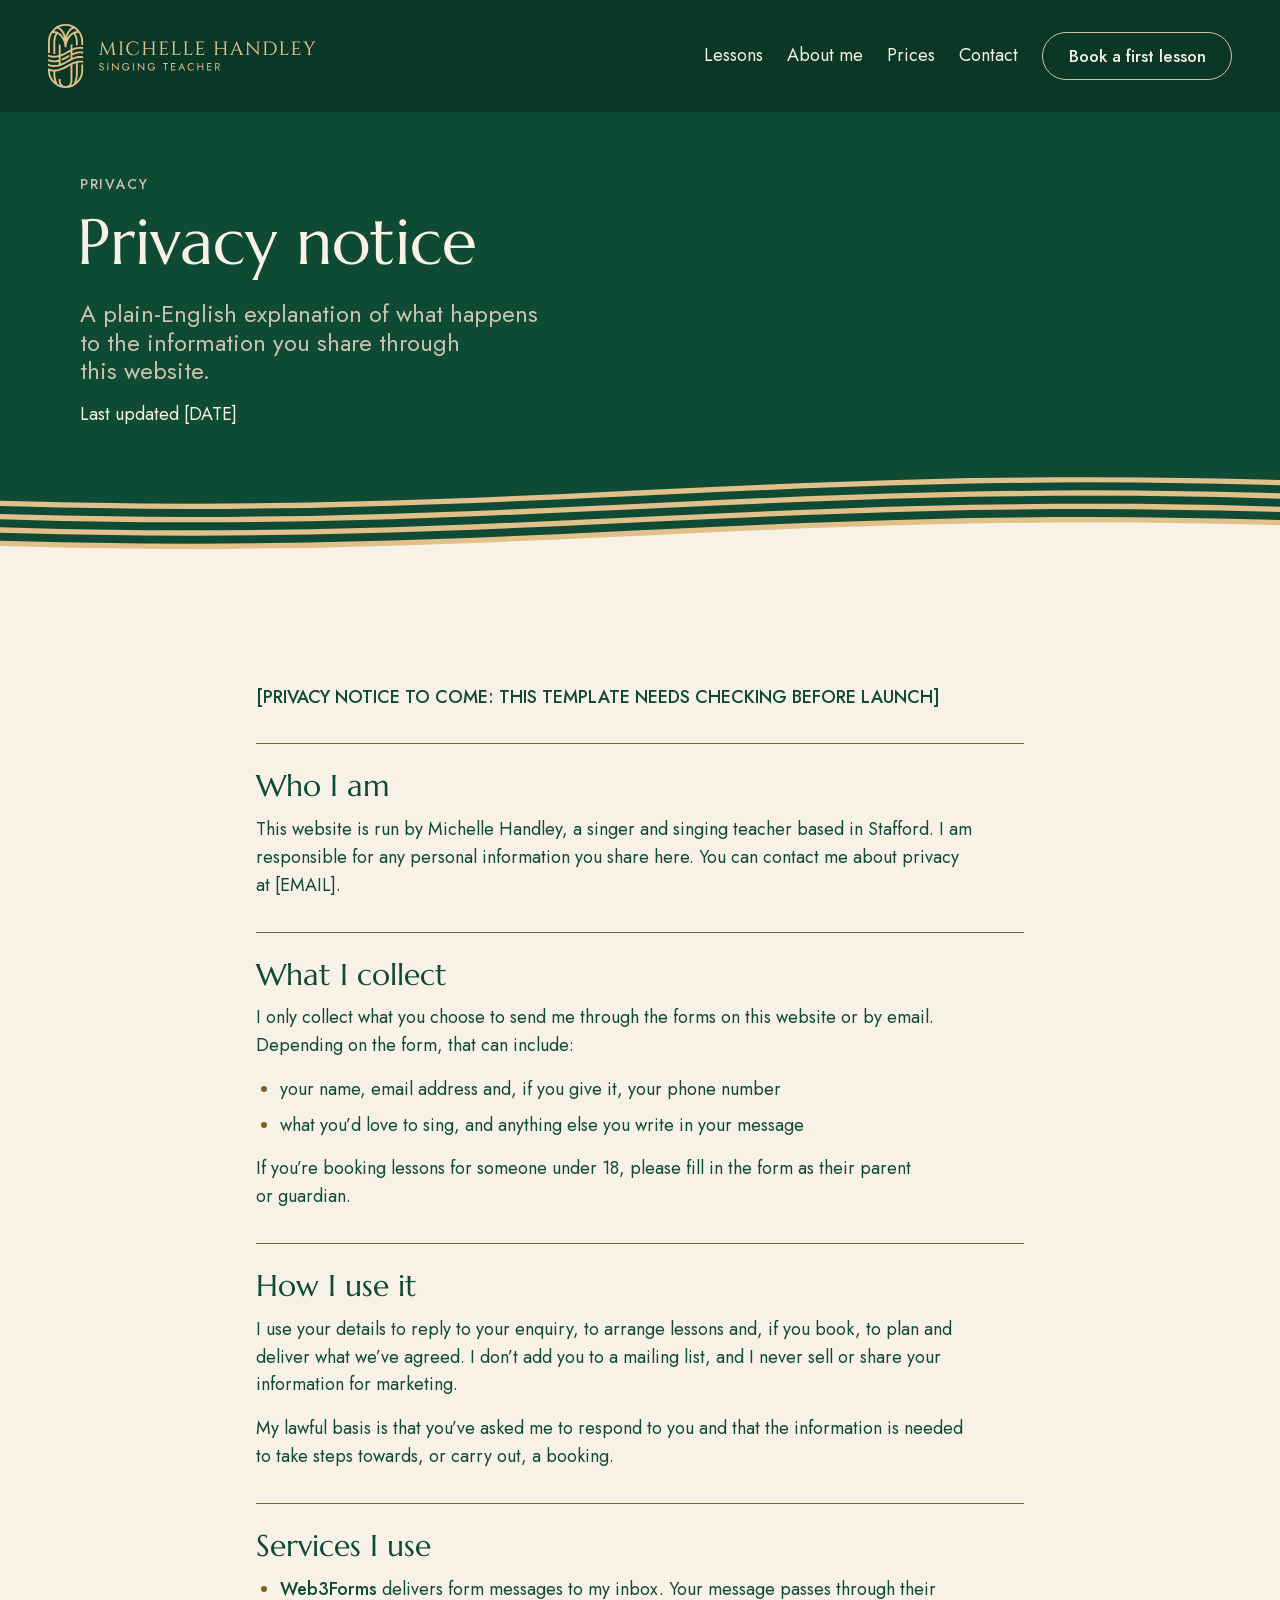
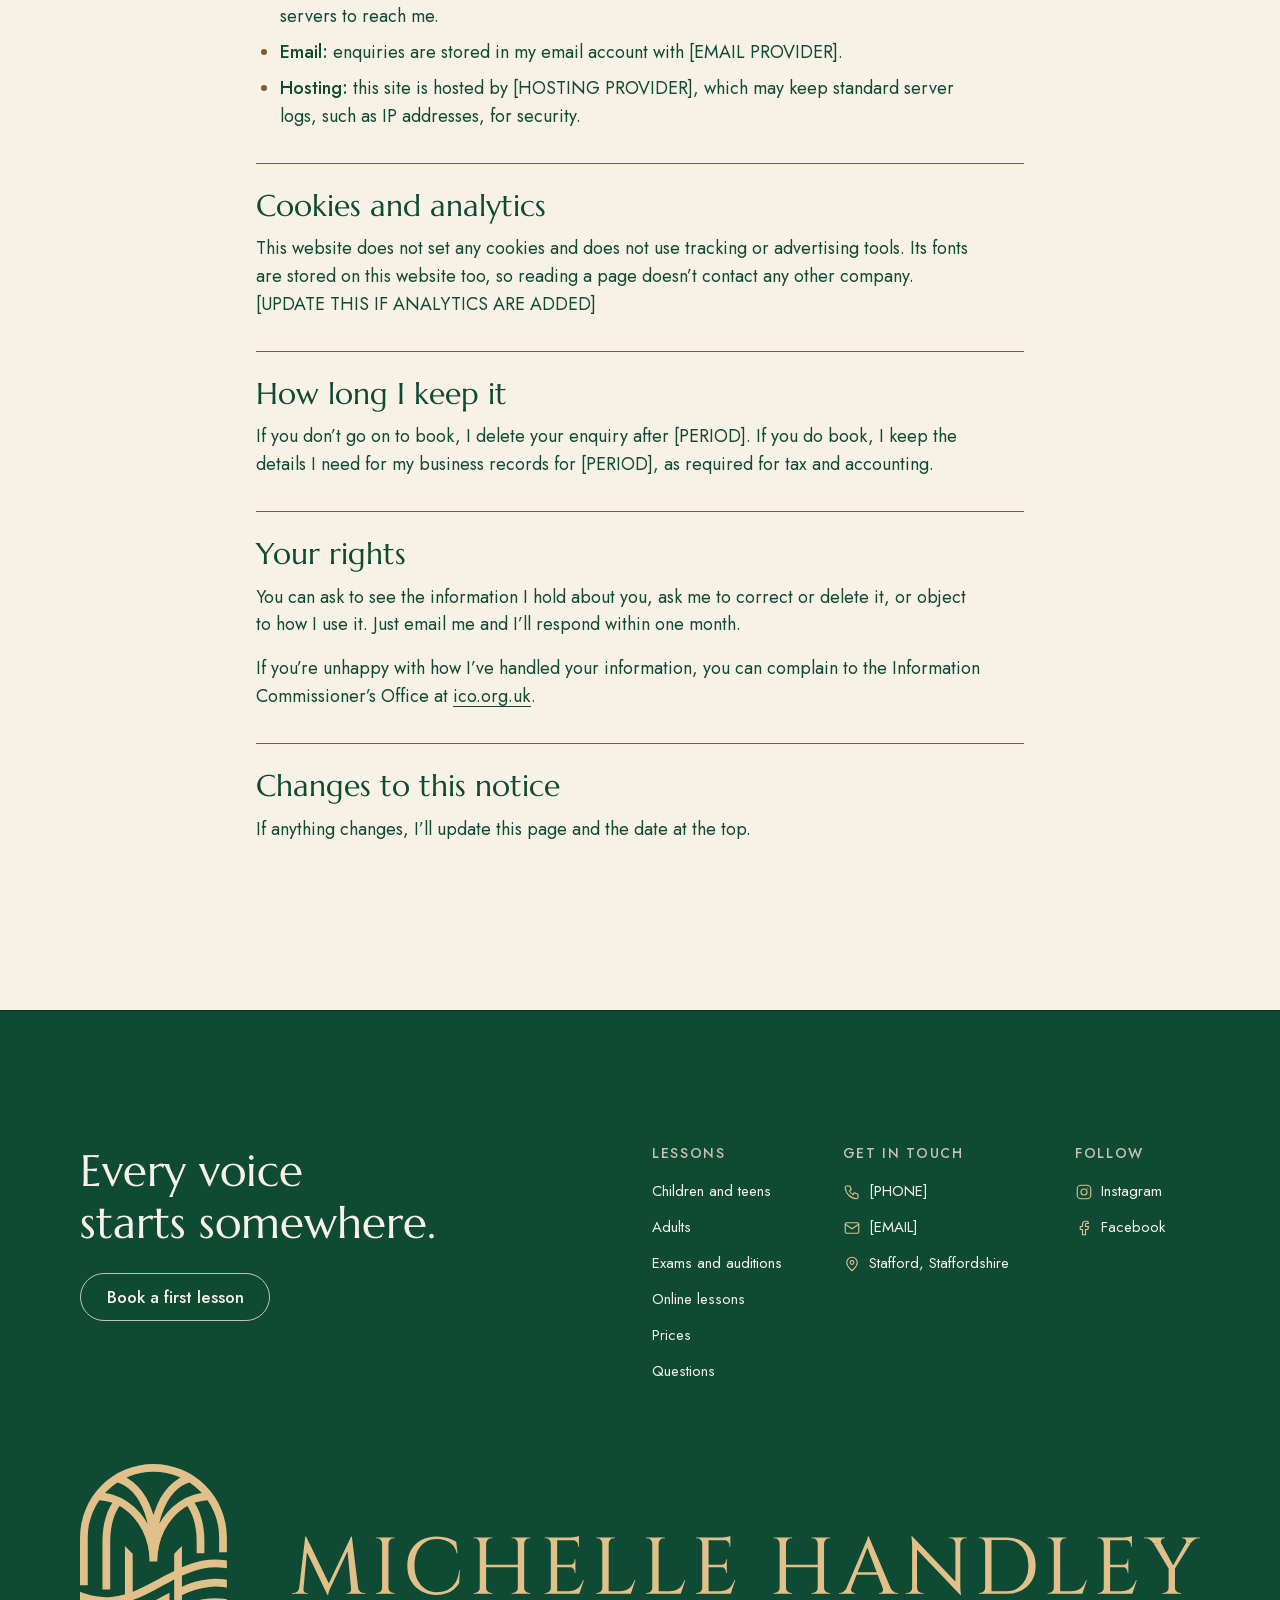
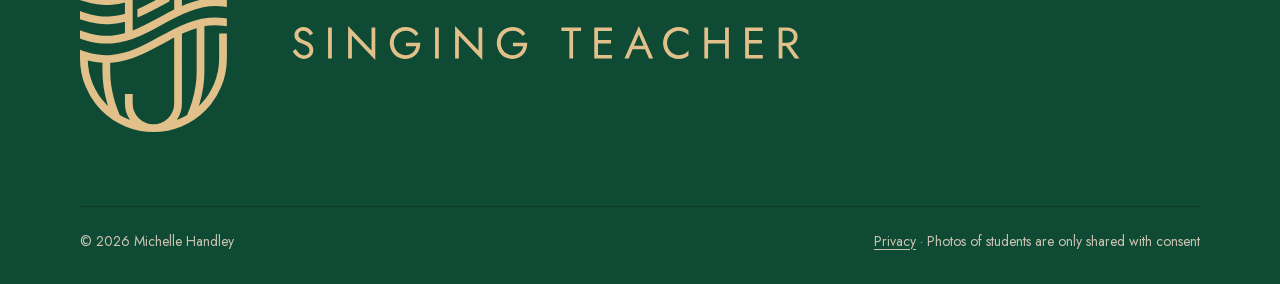
<file: privacy.html>
<!doctype html>
<html lang="en-GB">
<head>
  <meta charset="utf-8">
  <meta name="viewport" content="width=device-width, initial-scale=1">
  <title>Privacy notice | Michelle Handley</title>
  <meta name="description" content="How Michelle Handley uses the details you send through this website: what she collects, why, how long she keeps it and your rights.">
  <!-- PLACEHOLDER: domain. Replace every "https://michellehandley.example" in the project with the live domain. -->
  <link rel="canonical" href="https://michellehandley.example/privacy.html">

  <!-- Fonts are self-hosted and declared in brand.css. All three paint the first screen, so all are preloaded. -->
  <link rel="preload" href="fonts/jost-400.woff2" as="font" type="font/woff2" crossorigin>
  <link rel="preload" href="fonts/jost-500.woff2" as="font" type="font/woff2" crossorigin>
  <link rel="preload" href="fonts/Marcellus-Regular.ttf" as="font" type="font/ttf" crossorigin>
  <link rel="stylesheet" href="css/brand.css">
  <link rel="stylesheet" href="css/tokens.css">
  <link rel="stylesheet" href="css/base.css">
  <link rel="stylesheet" href="css/components.css">
  <script src="js/site.js" defer></script>
  <script src="js/motion.js" defer></script>

  <!-- Icons and theme -->
  <link rel="icon" href="favicon.ico" sizes="any">
  <link rel="icon" href="favicon.svg" type="image/svg+xml">
  <link rel="apple-touch-icon" href="apple-touch-icon.png">
  <link rel="manifest" href="site.webmanifest">
  <meta name="theme-color" content="#0F4A35">

  <!-- Social sharing (Open Graph and Twitter/X) -->
  <meta property="og:type" content="website">
  <meta property="og:site_name" content="Michelle Handley">
  <meta property="og:locale" content="en_GB">
  <meta property="og:title" content="Privacy notice | Michelle Handley">
  <meta property="og:description" content="How Michelle Handley uses the details you send through this website: what she collects, why, how long she keeps it and your rights.">
  <meta property="og:url" content="https://michellehandley.example/privacy.html">
  <meta property="og:image" content="https://michellehandley.example/images/brand/og-image.png">
  <meta property="og:image:width" content="1200">
  <meta property="og:image:height" content="630">
  <meta property="og:image:alt" content="Michelle Handley, singing teacher">
  <meta name="twitter:card" content="summary_large_image">
  <meta name="twitter:title" content="Privacy notice | Michelle Handley">
  <meta name="twitter:description" content="How Michelle Handley uses the details you send through this website: what she collects, why, how long she keeps it and your rights.">
  <meta name="twitter:image" content="https://michellehandley.example/images/brand/og-image.png">
</head>
<body>
  <a class="skip-link" href="#main">Skip to content</a>

  <!-- ==================================================================
       Site header: identical on every page. Only aria-current moves.
       ================================================================== -->
  <header class="site-header mh-on-dark">
    <div class="container site-header__inner">
      <a class="site-logo" href="./">
        <picture>
          <source media="(min-width: 768px)" srcset="images/brand/michelle-handley-logo-horizontal-gold.svg" width="268" height="64">
          <img src="images/brand/michelle-handley-mark-gold.svg" width="31" height="56" alt="Michelle Handley, singing teacher, home">
        </picture>
      </a>
      <button class="mh-btn mh-btn--outline-on-dark site-header__menu" type="button" aria-expanded="false" aria-controls="site-nav">Menu</button>
      <nav class="site-nav" id="site-nav" aria-label="Main">
        <ul class="site-nav__list">
          <li><a href="lessons.html">Lessons</a></li>
          <li><a href="about.html">About me</a></li>
          <li><a href="lessons.html#prices">Prices</a></li>
          <li><a href="contact.html">Contact</a></li>
        </ul>
      </nav>
      <a class="mh-btn mh-btn--outline-on-dark site-header__cta" href="./#contact">Book a first lesson</a>
    </div>
  </header>

  <main id="main">

    <!-- Hero: the words only -->
    <section class="hero mh-on-dark" aria-labelledby="page-title">
      <div class="container grid hero__grid">
        <div class="hero__text">
          <p class="mh-label hero__label">Privacy</p>
          <h1 class="type-display hero__title" id="page-title">Privacy notice</h1>
          <p class="hero__lead">A plain-English explanation of what happens to the information you share through this website.</p>
          <p>Last updated <!-- PLACEHOLDER: date the notice was last updated -->[DATE]</p>
        </div>
      </div>
      <picture class="mh-stave hero__stave" data-reveal="draw" aria-hidden="true">
        <source media="(min-width: 768px)" srcset="images/brand/stave-wide-gold.svg" width="1440" height="81">
        <img src="images/brand/stave-narrow-gold.svg" width="600" height="81" alt="">
      </picture>
    </section>

    <!-- PLACEHOLDER: privacy notice. This is a starting template, not legal advice.
         Check it against UK GDPR guidance from the ICO before launch, then delete the line below. -->
    <!-- The notice as one centred column of headed notes -->
    <section class="sec mh-on-light" aria-label="Privacy notice details">
      <div class="container notes">
        <p class="notes__lead"><strong>[PRIVACY NOTICE TO COME: THIS TEMPLATE NEEDS CHECKING BEFORE LAUNCH]</strong></p>

        <div class="note" data-reveal>
          <h2>Who I am</h2>
          <div class="prose">
            <p>This website is run by Michelle Handley, a singer and singing teacher based in Stafford. I am responsible for any personal information you share here. You can contact me about privacy at <!-- PLACEHOLDER: email address. Make it a mailto: link when it's known. -->[EMAIL].</p>
          </div>
        </div>

        <div class="note" data-reveal>
          <h2>What I collect</h2>
          <div class="prose">
            <p>I only collect what you choose to send me through the forms on this website or by email. Depending on the form, that can include:</p>
            <ul class="bullets">
              <li>your name, email address and, if you give it, your phone number</li>
              <li>what you’d love to sing, and anything else you write in your message</li>
            </ul>
            <p>If you’re booking lessons for someone under 18, please fill in the form as their parent or guardian.</p>
          </div>
        </div>

        <div class="note" data-reveal>
          <h2>How I use it</h2>
          <div class="prose">
            <p>I use your details to reply to your enquiry, to arrange lessons and, if you book, to plan and deliver what we’ve agreed. I don’t add you to a mailing list, and I never sell or share your information for marketing.</p>
            <p>My lawful basis is that you’ve asked me to respond to you and that the information is needed to take steps towards, or carry out, a booking.</p>
          </div>
        </div>

        <div class="note" data-reveal>
          <h2>Services I use</h2>
          <div class="prose">
            <ul class="bullets">
              <li><strong>Web3Forms</strong> delivers form messages to my inbox. Your message passes through their servers to reach me.</li>
              <li><strong>Email:</strong> enquiries are stored in my email account with <!-- PLACEHOLDER: email provider -->[EMAIL PROVIDER].</li>
              <li><strong>Hosting:</strong> this site is hosted by <!-- PLACEHOLDER: hosting provider, e.g. GitHub Pages -->[HOSTING PROVIDER], which may keep standard server logs, such as IP addresses, for security.</li>
            </ul>
          </div>
        </div>

        <div class="note" data-reveal>
          <h2>Cookies and analytics</h2>
          <div class="prose">
            <p>This website does not set any cookies and does not use tracking or advertising tools. Its fonts are stored on this website too, so reading a page doesn’t contact any other company. <!-- PLACEHOLDER: analytics. If analytics are added, name the tool here and explain what it collects. -->[UPDATE THIS IF ANALYTICS ARE ADDED]</p>
          </div>
        </div>

        <div class="note" data-reveal>
          <h2>How long I keep it</h2>
          <div class="prose">
            <p>If you don’t go on to book, I delete your enquiry after <!-- PLACEHOLDER: retention period for enquiries -->[PERIOD]. If you do book, I keep the details I need for my business records for <!-- PLACEHOLDER: retention period for bookings -->[PERIOD], as required for tax and accounting.</p>
          </div>
        </div>

        <div class="note" data-reveal>
          <h2>Your rights</h2>
          <div class="prose">
            <p>You can ask to see the information I hold about you, ask me to correct or delete it, or object to how I use it. Just email me and I’ll respond within one month.</p>
            <p>If you’re unhappy with how I’ve handled your information, you can complain to the Information Commissioner’s Office at <a href="https://ico.org.uk/make-a-complaint/">ico.org.uk</a>.</p>
          </div>
        </div>

        <div class="note" data-reveal>
          <h2>Changes to this notice</h2>
          <div class="prose">
            <p>If anything changes, I’ll update this page and the date at the top.</p>
          </div>
        </div>
      </div>
    </section>

  </main>

  <!-- ==================================================================
       Site footer: identical on every page
       ================================================================== -->
  <footer class="site-footer mh-on-dark">
    <div class="container">
      <div class="site-footer__top">
        <div class="site-footer__intro">
          <p class="site-footer__line">Every voice starts somewhere.</p>
          <a class="mh-btn mh-btn--outline-on-dark" href="./#contact">Book a first lesson</a>
        </div>
        <div class="site-footer__inner">
          <div class="footer-col">
            <h2 class="mh-label">Lessons</h2>
            <ul>
              <li><a href="lessons.html#young-singers">Children and teens</a></li>
              <li><a href="lessons.html#adults">Adults</a></li>
              <li><a href="lessons.html#exams">Exams and auditions</a></li>
              <li><a href="lessons.html#online">Online lessons</a></li>
              <li><a href="lessons.html#prices">Prices</a></li>
              <li><a href="lessons.html#faq">Questions</a></li>
            </ul>
          </div>
          <div class="footer-col">
            <h2 class="mh-label">Get in touch</h2>
            <ul>
              <li><svg class="footer-icon" width="18" height="18" viewBox="0 0 24 24" fill="none" stroke="currentColor" stroke-width="1.5" stroke-linecap="round" stroke-linejoin="round" aria-hidden="true"><path d="M5 4h4l2 5-2.5 1.5a11 11 0 0 0 5 5L15 13l5 2v4a2 2 0 0 1-2 2A16 16 0 0 1 3 6a2 2 0 0 1 2-2"/></svg><!-- PLACEHOLDER: phone number. Make it a tel: link when it's known. -->[PHONE]</li>
              <li><svg class="footer-icon" width="18" height="18" viewBox="0 0 24 24" fill="none" stroke="currentColor" stroke-width="1.5" stroke-linecap="round" stroke-linejoin="round" aria-hidden="true"><rect x="3" y="5" width="18" height="14" rx="2"/><path d="M3 7l9 6 9-6"/></svg><!-- PLACEHOLDER: email address. Make it a mailto: link when it's known. -->[EMAIL]</li>
              <li><svg class="footer-icon" width="18" height="18" viewBox="0 0 24 24" fill="none" stroke="currentColor" stroke-width="1.5" stroke-linecap="round" stroke-linejoin="round" aria-hidden="true"><path d="M12 21s-7-6.2-7-11a7 7 0 0 1 14 0c0 4.8-7 11-7 11z"/><circle cx="12" cy="10" r="2.5"/></svg>Stafford, Staffordshire</li>
            </ul>
          </div>
          <div class="footer-col">
            <h2 class="mh-label">Follow</h2>
            <ul>
              <!-- PLACEHOLDER: Instagram URL. Replace with Michelle's profile, e.g. https://www.instagram.com/handle/ -->
              <li><a href="https://www.instagram.com/" rel="me"><svg class="footer-icon" width="18" height="18" viewBox="0 0 24 24" fill="none" stroke="currentColor" stroke-width="1.5" stroke-linecap="round" stroke-linejoin="round" aria-hidden="true"><rect x="3" y="3" width="18" height="18" rx="5"/><circle cx="12" cy="12" r="4"/><path d="M17 7v.01"/></svg>Instagram</a></li>
              <!-- PLACEHOLDER: Facebook URL. Replace with Michelle's page, or delete this line if she doesn't use Facebook. -->
              <li><a href="https://www.facebook.com/" rel="me"><svg class="footer-icon" width="18" height="18" viewBox="0 0 24 24" fill="none" stroke="currentColor" stroke-width="1.5" stroke-linecap="round" stroke-linejoin="round" aria-hidden="true"><path d="M17 3h-3a4 4 0 0 0-4 4v3H7v4h3v7h4v-7h3l1-4h-4V7a1 1 0 0 1 1-1h3z"/></svg>Facebook</a></li>
            </ul>
          </div>
        </div>
      </div>
      <!-- The logo runs the width of the page: stacked on phones, horizontal from 768px -->
      <a class="site-footer__logo" href="./">
        <picture>
          <source media="(min-width: 768px)" srcset="images/brand/michelle-handley-logo-horizontal-gold.svg" width="1255" height="300">
          <img src="images/brand/michelle-handley-logo-stacked-gold.svg" width="255" height="240" alt="Michelle Handley, singing teacher, home" loading="lazy">
        </picture>
      </a>
      <div class="site-footer__legal">
        <p>&copy; 2026 Michelle Handley</p>
        <p><a href="privacy.html">Privacy</a> · Photos of students are only shared with consent</p>
      </div>
    </div>
  </footer>
</body>
</html>
</file>
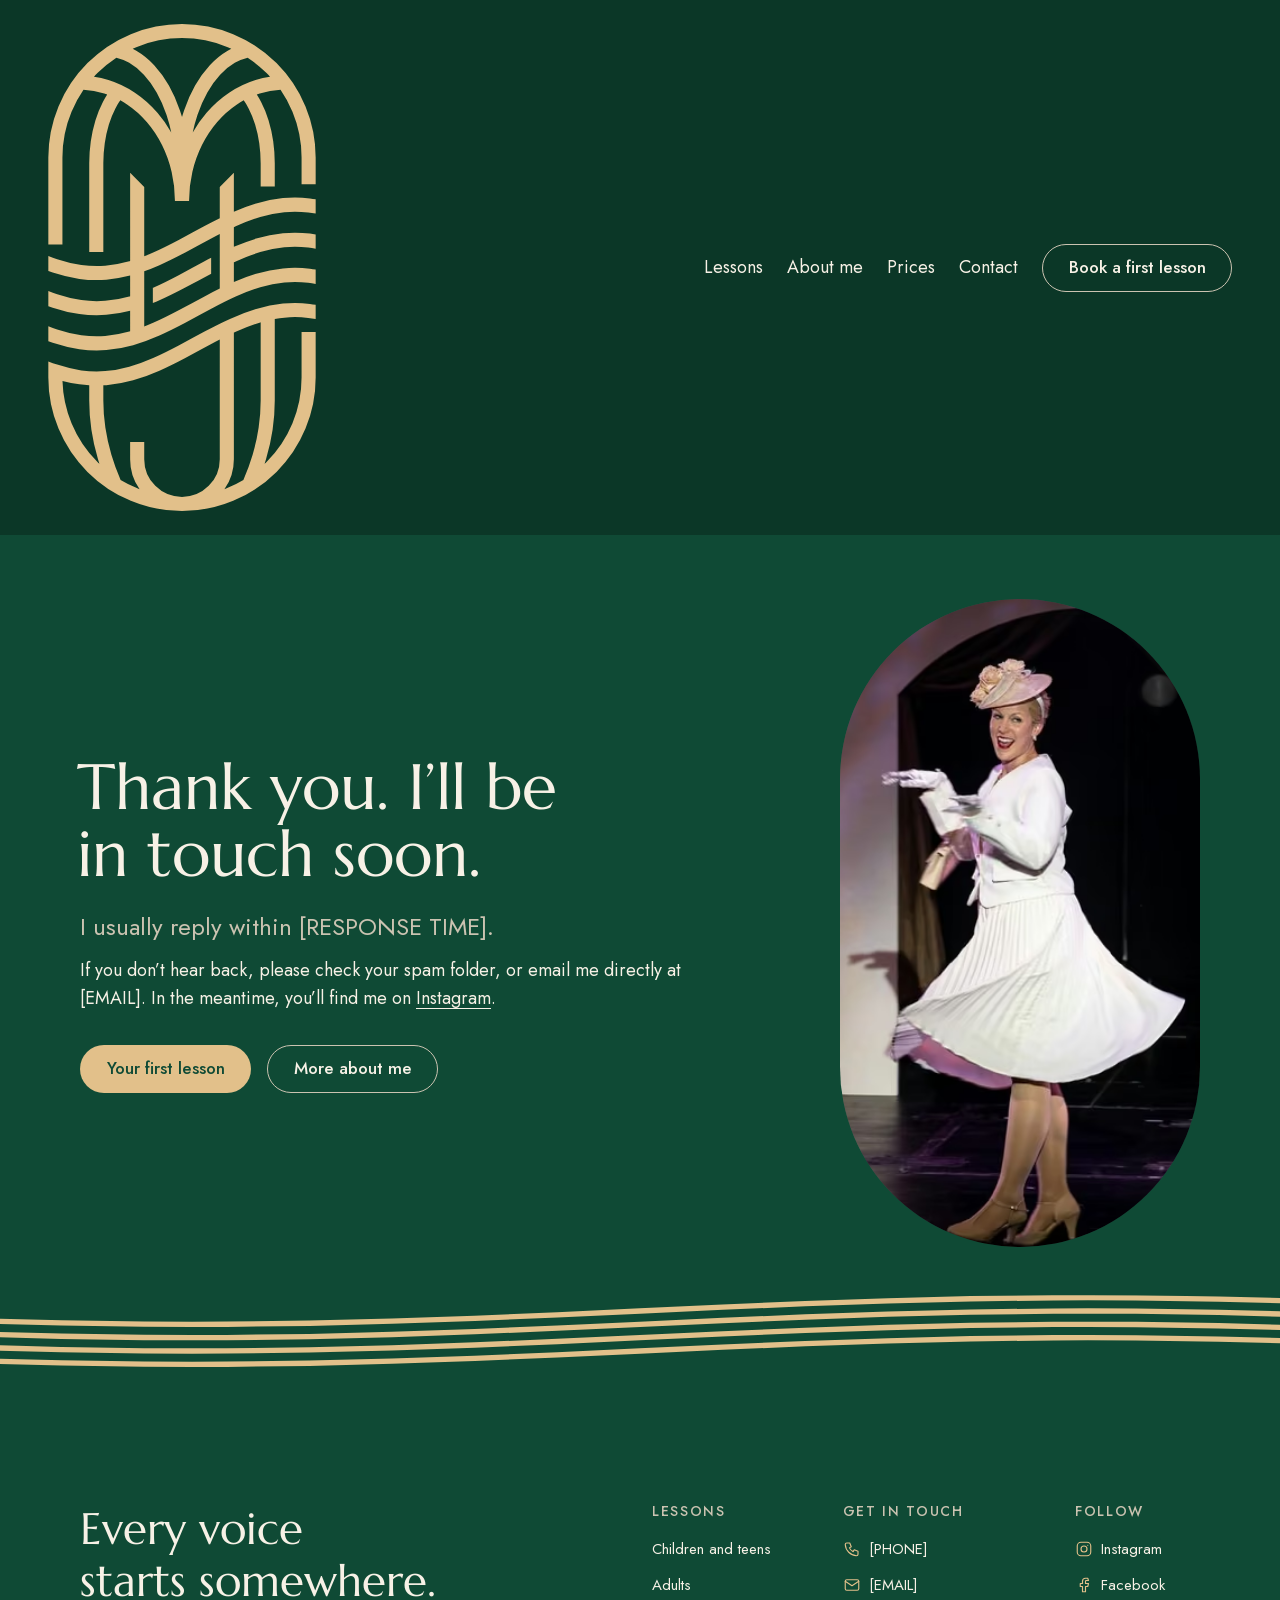
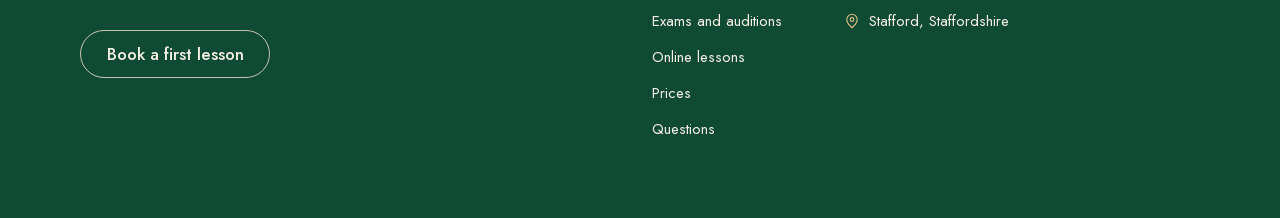
<file: thank-you.html>
<!doctype html>
<html lang="en-GB">
<head>
  <meta charset="utf-8">
  <meta name="viewport" content="width=device-width, initial-scale=1">
  <title>Thank you | Michelle Handley</title>
  <meta name="description" content="Thanks for getting in touch. Michelle will reply soon.">
  <meta name="robots" content="noindex">

  <!-- Fonts are self-hosted and declared in brand.css. All three paint the first screen, so all are preloaded. -->
  <link rel="preload" href="fonts/jost-400.woff2" as="font" type="font/woff2" crossorigin>
  <link rel="preload" href="fonts/jost-500.woff2" as="font" type="font/woff2" crossorigin>
  <link rel="preload" href="fonts/Marcellus-Regular.ttf" as="font" type="font/ttf" crossorigin>
  <link rel="stylesheet" href="css/brand.css">
  <link rel="stylesheet" href="css/tokens.css">
  <link rel="stylesheet" href="css/base.css">
  <link rel="stylesheet" href="css/components.css">
  <script src="js/site.js" defer></script>
  <script src="js/motion.js" defer></script>

  <!-- Icons and theme -->
  <link rel="icon" href="favicon.ico" sizes="any">
  <link rel="icon" href="favicon.svg" type="image/svg+xml">
  <link rel="apple-touch-icon" href="apple-touch-icon.png">
  <link rel="manifest" href="site.webmanifest">
  <meta name="theme-color" content="#0F4A35">

  <!-- Social sharing (Open Graph and Twitter/X) -->
  <meta property="og:type" content="website">
  <meta property="og:site_name" content="Michelle Handley">
  <meta property="og:locale" content="en_GB">
  <meta property="og:title" content="Thank you | Michelle Handley">
  <meta property="og:description" content="Thanks for getting in touch. Michelle will reply soon.">
  <meta property="og:image" content="https://michellehandley.example/images/brand/og-image.png">
  <meta property="og:image:width" content="1200">
  <meta property="og:image:height" content="630">
  <meta property="og:image:alt" content="Michelle Handley, singing teacher">
  <meta name="twitter:card" content="summary_large_image">
  <meta name="twitter:title" content="Thank you | Michelle Handley">
  <meta name="twitter:description" content="Thanks for getting in touch. Michelle will reply soon.">
  <meta name="twitter:image" content="https://michellehandley.example/images/brand/og-image.png">
</head>
<body>
  <a class="skip-link" href="#main">Skip to content</a>

  <!-- ==================================================================
       Site header: identical on every page. Only aria-current moves.
       ================================================================== -->
  <header class="site-header mh-on-dark">
    <div class="container site-header__inner">
      <a class="site-logo" href="./">
        <picture>
          <source media="(min-width: 768px)" srcset="images/brand/michelle-handley-logo-horizontal-gold.svg" width="268" height="64">
          <img src="images/brand/michelle-handley-mark-gold.svg" width="31" height="56" alt="Michelle Handley, singing teacher, home">
        </picture>
      </a>
      <button class="mh-btn mh-btn--outline-on-dark site-header__menu" type="button" aria-expanded="false" aria-controls="site-nav">Menu</button>
      <nav class="site-nav" id="site-nav" aria-label="Main">
        <ul class="site-nav__list">
          <li><a href="lessons.html">Lessons</a></li>
          <li><a href="about.html">About me</a></li>
          <li><a href="lessons.html#prices">Prices</a></li>
          <li><a href="contact.html">Contact</a></li>
        </ul>
      </nav>
      <a class="mh-btn mh-btn--outline-on-dark site-header__cta" href="./#contact">Book a first lesson</a>
    </div>
  </header>

  <main id="main">

    <!-- The whole page is a title page: the words beside the portrait -->
    <section class="hero mh-on-dark" aria-labelledby="page-title">
      <div class="container grid hero__grid">
        <div class="hero__text">
          <h1 class="type-display hero__title" id="page-title">Thank you. I’ll be in touch soon.</h1>
          <p class="hero__lead">I usually reply within <!-- PLACEHOLDER: usual response time, e.g. two working days -->[RESPONSE TIME].</p>
          <p>If you don’t hear back, please check your spam folder, or email me directly at <!-- PLACEHOLDER: email address. Make it a mailto: link when it's known. -->[EMAIL]. In the meantime, you’ll find me on <!-- PLACEHOLDER: Instagram URL --><a href="https://www.instagram.com/" rel="me">Instagram</a>.</p>
          <div class="btn-row">
            <a class="mh-btn mh-btn--gold" href="lessons.html#first-lesson">Your first lesson</a>
            <a class="mh-btn mh-btn--outline-on-dark" href="about.html">More about me</a>
          </div>
        </div>
        <div class="hero__portrait mh-capsule">
          <picture>
            <source type="image/avif" srcset="images/stage-twirl-400.avif 400w, images/stage-twirl-595.avif 595w" sizes="(min-width: 58em) 22.5rem, (min-width: 48em) 17rem, 16.5rem">
            <source type="image/webp" srcset="images/stage-twirl-400.webp 400w, images/stage-twirl-595.webp 595w" sizes="(min-width: 58em) 22.5rem, (min-width: 48em) 17rem, 16.5rem">
            <img src="images/stage-twirl-595.jpg" srcset="images/stage-twirl-400.jpg 400w, images/stage-twirl-595.jpg 595w" sizes="(min-width: 58em) 22.5rem, (min-width: 48em) 17rem, 16.5rem" width="595" height="859" alt="Michelle as Eva Perón in Evita, in a white suit and hat, smiling mid-twirl" fetchpriority="high" decoding="async">
          </picture>
        </div>
      </div>
      <picture class="mh-stave hero__stave" data-reveal="draw" aria-hidden="true">
        <source media="(min-width: 768px)" srcset="images/brand/stave-wide-gold.svg" width="1440" height="81">
        <img src="images/brand/stave-narrow-gold.svg" width="600" height="81" alt="">
      </picture>
    </section>

  </main>

  <!-- ==================================================================
       Site footer: identical on every page
       ================================================================== -->
  <footer class="site-footer mh-on-dark">
    <div class="container">
      <div class="site-footer__top">
        <div class="site-footer__intro">
          <p class="site-footer__line">Every voice starts somewhere.</p>
          <a class="mh-btn mh-btn--outline-on-dark" href="./#contact">Book a first lesson</a>
        </div>
        <div class="site-footer__inner">
          <div class="footer-col">
            <h2 class="mh-label">Lessons</h2>
            <ul>
              <li><a href="lessons.html#young-singers">Children and teens</a></li>
              <li><a href="lessons.html#adults">Adults</a></li>
              <li><a href="lessons.html#exams">Exams and auditions</a></li>
              <li><a href="lessons.html#online">Online lessons</a></li>
              <li><a href="lessons.html#prices">Prices</a></li>
              <li><a href="lessons.html#faq">Questions</a></li>
            </ul>
          </div>
          <div class="footer-col">
            <h2 class="mh-label">Get in touch</h2>
            <ul>
              <li><svg class="footer-icon" width="18" height="18" viewBox="0 0 24 24" fill="none" stroke="currentColor" stroke-width="1.5" stroke-linecap="round" stroke-linejoin="round" aria-hidden="true"><path d="M5 4h4l2 5-2.5 1.5a11 11 0 0 0 5 5L15 13l5 2v4a2 2 0 0 1-2 2A16 16 0 0 1 3 6a2 2 0 0 1 2-2"/></svg><!-- PLACEHOLDER: phone number. Make it a tel: link when it's known. -->[PHONE]</li>
              <li><svg class="footer-icon" width="18" height="18" viewBox="0 0 24 24" fill="none" stroke="currentColor" stroke-width="1.5" stroke-linecap="round" stroke-linejoin="round" aria-hidden="true"><rect x="3" y="5" width="18" height="14" rx="2"/><path d="M3 7l9 6 9-6"/></svg><!-- PLACEHOLDER: email address. Make it a mailto: link when it's known. -->[EMAIL]</li>
              <li><svg class="footer-icon" width="18" height="18" viewBox="0 0 24 24" fill="none" stroke="currentColor" stroke-width="1.5" stroke-linecap="round" stroke-linejoin="round" aria-hidden="true"><path d="M12 21s-7-6.2-7-11a7 7 0 0 1 14 0c0 4.8-7 11-7 11z"/><circle cx="12" cy="10" r="2.5"/></svg>Stafford, Staffordshire</li>
            </ul>
          </div>
          <div class="footer-col">
            <h2 class="mh-label">Follow</h2>
            <ul>
              <!-- PLACEHOLDER: Instagram URL. Replace with Michelle's profile, e.g. https://www.instagram.com/handle/ -->
              <li><a href="https://www.instagram.com/" rel="me"><svg class="footer-icon" width="18" height="18" viewBox="0 0 24 24" fill="none" stroke="currentColor" stroke-width="1.5" stroke-linecap="round" stroke-linejoin="round" aria-hidden="true"><rect x="3" y="3" width="18" height="18" rx="5"/><circle cx="12" cy="12" r="4"/><path d="M17 7v.01"/></svg>Instagram</a></li>
              <!-- PLACEHOLDER: Facebook URL. Replace with Michelle's page, or delete this line if she doesn't use Facebook. -->
              <li><a href="https://www.facebook.com/" rel="me"><svg class="footer-icon" width="18" height="18" viewBox="0 0 24 24" fill="none" stroke="currentColor" stroke-width="1.5" stroke-linecap="round" stroke-linejoin="round" aria-hidden="true"><path d="M17 3h-3a4 4 0 0 0-4 4v3H7v4h3v7h4v-7h3l1-4h-4V7a1 1 0 0 1 1-1h3z"/></svg>Facebook</a></li>
            </ul>
          </div>
        </div>
      </div>
      <!-- The logo runs the width of the page: stacked on phones, horizontal from 768px -->
      <a class="site-footer__logo" href="./">
        <picture>
          <source media="(min-width: 768px)" srcset="images/brand/michelle-handley-logo-horizontal-gold.svg" width="1255" height="300">
          <img src="images/brand/michelle-handley-logo-stacked-gold.svg" width="255" height="240" alt="Michelle Handley, singing teacher, home" loading="lazy">
        </picture>
      </a>
      <div class="site-footer__legal">
        <p>&copy; 2026 Michelle Handley</p>
        <p><a href="privacy.html">Privacy</a> · Photos of students are only shared with consent</p>
      </div>
    </div>
  </footer>
</body>
</html>
</file>
<file: css/brand.css>
/* ==========================================================================
   Michelle Handley brand: fonts, tokens and shape patterns
   Link this file before the site's own stylesheets. The rules for using it
   are in BRAND.md. Change brand values here only.
   ========================================================================== */

/* ---- Fonts ---------------------------------------------------------------
   Marcellus has a Reserved Font Name under the SIL Open Font License, so it
   ships as the original, unmodified file. Jost has none, so it is subset to
   Latin and compressed to WOFF2. Licences are in /fonts. */
@font-face {
  font-family: "Marcellus";
  src: url("../fonts/Marcellus-Regular.ttf") format("truetype");
  font-weight: 400;
  font-style: normal;
  font-display: swap;
}
@font-face {
  font-family: "Jost";
  src: url("../fonts/jost-400.woff2") format("woff2");
  font-weight: 400;
  font-style: normal;
  font-display: swap;
}
@font-face {
  font-family: "Jost";
  src: url("../fonts/jost-500.woff2") format("woff2");
  font-weight: 500;
  font-style: normal;
  font-display: swap;
}

/* ---- Tokens ------------------------------------------------------------- */
:root {
  /* Colour */
  --mh-velvet: #0F4A35;        /* royal green: main background; text on ivory */
  --mh-stage: #0B3727;         /* a deeper shade of velvet: panels on dark */
  --mh-gold: #E2C08A;          /* the spotlight: logo, one button, one line device */
  --mh-ivory: #F7F1E6;         /* reading sections; text on velvet */
  --mh-brass: #7E5F27;         /* gold for small text and lines on ivory */
  --mh-mist: #CBC3B1;          /* secondary text and outlines on dark */
  --mh-moss: #4A5A50;          /* secondary text on ivory */
  --mh-line: #E3D9C8;          /* hairlines on ivory */
  --mh-photo-dark: #255846;    /* image placeholders on dark */
  --mh-photo-light: #E7DDCB;   /* image placeholders and tags on light */
  --mh-gold-hover: #EBD1A6;
  --mh-velvet-hover: #0B3727;

  /* Type */
  --mh-font-display: "Marcellus", "Iowan Old Style", "Palatino Linotype", Georgia, serif;
  --mh-font-text: "Jost", "Futura", "Century Gothic", "Avenir Next", system-ui, sans-serif;
  --mh-size-display: clamp(2.5rem, 1.9rem + 2.6vw, 4rem);          /* 40 to 64px */
  --mh-size-h1: clamp(2rem, 1.65rem + 1.5vw, 2.75rem);             /* 32 to 44px */
  --mh-size-h2: clamp(1.5rem, 1.35rem + 0.7vw, 1.875rem);          /* 24 to 30px */
  --mh-size-h3: clamp(1.25rem, 1.09rem + 0.6vw, 1.5rem);           /* 20 to 24px */
  --mh-size-body: clamp(1.0625rem, 1.03rem + 0.15vw, 1.125rem);    /* 17 to 18px */
  --mh-size-small: 0.9375rem;                                      /* 15px */
  --mh-size-label: 0.875rem;                                       /* 14px, caps */
  --mh-lh-display: 1.06;
  --mh-lh-heading: 1.18;
  --mh-lh-body: 1.55;
  --mh-tracking-label: 0.12em;
  --mh-measure: 66ch;

  /* Shape: corners are square or fully round, nothing in between */
  --mh-radius-none: 0;
  --mh-radius-round: 9999px;
  --mh-outline: 1.5px;

  /* Rings around a capsule: 2px lines, 12px apart */
  --mh-ring-line: 2px;
  --mh-ring-gap: 10px;
  --mh-ring-bg: var(--mh-velvet);   /* must match the background behind the rings */
}

/* ---- Surfaces ------------------------------------------------------------
   Put one of these on each section so focus rings and rings pick the right
   colours. */
.mh-on-dark  { background-color: var(--mh-velvet); color: var(--mh-ivory); --mh-focus: var(--mh-gold); --mh-ring-bg: var(--mh-velvet); }
.mh-on-stage { background-color: var(--mh-stage);  color: var(--mh-ivory); --mh-focus: var(--mh-gold); --mh-ring-bg: var(--mh-stage); }
.mh-on-light { background-color: var(--mh-ivory);  color: var(--mh-velvet); --mh-focus: var(--mh-velvet); --mh-ring-bg: var(--mh-ivory); }

:where(.mh-on-dark, .mh-on-stage, .mh-on-light) :focus-visible {
  outline: 2px solid var(--mh-focus);
  outline-offset: 3px;
}

/* ---- Buttons: pills. One solid button per screen. ------------------------ */
.mh-btn {
  display: inline-flex;
  align-items: center;
  justify-content: center;
  gap: 0.5em;
  min-height: 3rem;                       /* 48px tap target */
  padding: 0 1.5em;
  border: var(--mh-outline) solid transparent;
  border-radius: var(--mh-radius-round);
  font: 500 1.0625rem/1 var(--mh-font-text);
  text-decoration: none;
  white-space: nowrap;
  cursor: pointer;
  transition: background-color 0.15s ease-out, border-color 0.15s ease-out;
}
.mh-btn--gold { background-color: var(--mh-gold); color: var(--mh-velvet); }
.mh-btn--gold:hover { background-color: var(--mh-gold-hover); }
.mh-btn--velvet { background-color: var(--mh-velvet); color: var(--mh-ivory); }
.mh-btn--velvet:hover { background-color: var(--mh-velvet-hover); }
.mh-btn--outline-on-dark { background-color: transparent; border-color: var(--mh-mist); color: var(--mh-ivory); }
.mh-btn--outline-on-dark:hover { background-color: rgb(247 241 230 / 0.08); }
.mh-btn--outline-on-light { background-color: transparent; border-color: var(--mh-velvet); color: var(--mh-velvet); }
.mh-btn--outline-on-light:hover { background-color: rgb(15 74 53 / 0.06); }

/* ---- Tags and labels ------------------------------------------------------ */
.mh-tag {
  display: inline-flex;
  align-items: center;
  min-height: 2rem;
  padding: 0 0.9em;
  border-radius: var(--mh-radius-round);
  font: 500 0.8125rem/1 var(--mh-font-text);
  background-color: var(--mh-stage);
  color: var(--mh-gold);
}
.mh-on-light .mh-tag { background-color: var(--mh-photo-light); color: var(--mh-velvet); }
.mh-label {
  font: 500 var(--mh-size-label)/1.2 var(--mh-font-text);
  letter-spacing: var(--mh-tracking-label);
  text-transform: uppercase;
}

/* ---- Photo frames ----------------------------------------------------------
   Capsule: portraits, in the mark's own proportion (about 1 : 1.8).
   Arch: wider photos keep the capsule's round top and a square base. */
.mh-capsule,
.mh-arch {
  overflow: hidden;
  background-color: var(--mh-photo-dark);
}
.mh-capsule { aspect-ratio: 5 / 9; border-radius: var(--mh-radius-round); }
.mh-arch { border-radius: var(--mh-radius-round) var(--mh-radius-round) 0 0; }
.mh-on-light .mh-capsule,
.mh-on-light .mh-arch { background-color: var(--mh-photo-light); }
.mh-capsule > img,
.mh-arch > img {
  display: block;
  width: 100%;
  height: 100%;
  object-fit: cover;
}

/* Rings: three gold lines around a capsule. One feature moment per page.
   Drawn with box-shadow, so they follow the capsule's shape at any size. */
.mh-rings {
  --g: var(--mh-ring-gap);
  --w: var(--mh-ring-line);
  margin: calc(3 * var(--g) + 3 * var(--w));   /* room for the rings */
  box-shadow:
    0 0 0 var(--g) var(--mh-ring-bg),
    0 0 0 calc(var(--g) + var(--w)) var(--mh-gold),
    0 0 0 calc(2 * var(--g) + var(--w)) var(--mh-ring-bg),
    0 0 0 calc(2 * var(--g) + 2 * var(--w)) var(--mh-gold),
    0 0 0 calc(3 * var(--g) + 2 * var(--w)) var(--mh-ring-bg),
    0 0 0 calc(3 * var(--g) + 3 * var(--w)) var(--mh-gold);
}

/* ---- The stave band ---------------------------------------------------------
   Four lines rising left to right, full bleed, cut flush at the section's
   edges. Decorative, once per page at most. Use with <picture>:
   wide file from 768px, narrow file below. */
.mh-stave,
.mh-stave img {
  display: block;
  width: 100%;
  height: auto;
}

@media (prefers-reduced-motion: reduce) {
  .mh-btn { transition: none; }
}
</file>
<file: css/tokens.css>
/* ==========================================================================
   Michelle Handley · site tokens
   --------------------------------------------------------------------------
   Load after brand.css, which holds every brand value: fonts, colours, type
   sizes and radii (the rules are in BRAND.md). This file names the roles the
   site's CSS uses and points each one at a brand token, then adds the site's
   own spacing, layout and motion values. No colour, font or radius is set
   here.

   Never reuse a name brand.css defines (--mh-mist, --mh-measure and so on):
   this file loads later, so it would quietly override the brand value.
   ========================================================================== */

:root {
  /* ---- Colour: the page --------------------------------------------- */
  --mh-color-bg: var(--mh-velvet);
  --mh-color-text: var(--mh-ivory);

  /* ---- Type ----------------------------------------------------------- */
  --mh-font-body: var(--mh-font-text);
  --mh-weight-regular: 400;    /* body; Marcellus's only weight */
  --mh-weight-medium: 500;     /* Jost: buttons, labels, prices, field labels */

  --mh-text-xs: var(--mh-size-label);      /* 14px  labels, small print */
  --mh-text-sm: var(--mh-size-small);      /* 15px  captions, form hints */
  --mh-text-base: var(--mh-size-body);     /* 17–18px  body */
  --mh-text-lg: var(--mh-size-h3);         /* 20–24px  lead text */
  --mh-text-xl: var(--mh-size-h2);         /* 24–30px  h3, card titles, details */
  --mh-text-2xl: var(--mh-size-h1);        /* 32–44px  section headlines */
  --mh-text-3xl: var(--mh-size-display);   /* 40–64px  hero headlines */

  --mh-leading-tight: var(--mh-lh-display);  /* hero headlines */
  --mh-leading-snug: var(--mh-lh-heading);   /* h2, h3, card titles */
  --mh-leading-body: var(--mh-lh-body);      /* paragraphs */

  /* ---- Space (4px base) ---------------------------------------------- */
  --mh-space-1: 0.25rem;       /*  4px */
  --mh-space-2: 0.5rem;        /*  8px */
  --mh-space-3: 0.75rem;       /* 12px */
  --mh-space-4: 1rem;          /* 16px */
  --mh-space-5: 1.5rem;        /* 24px */
  --mh-space-6: 2rem;          /* 32px */
  --mh-space-7: 3rem;          /* 48px */
  --mh-space-8: 4rem;          /* 64px */
  --mh-space-9: 6rem;          /* 96px */
  --mh-gutter: clamp(1.5rem, 1rem + 2.5vw, 4rem);   /* page side margin: 24px on phones, 64px on desktops */
  --mh-container: 70rem;       /* 1120px content width: twelve columns with 24px between them */
  /* One section size everywhere, so every gap on a page matches */
  --mh-section: clamp(4.5rem, 2rem + 8vw, 8.5rem);         /* 72 to 136px */
  --mh-section-gap: clamp(2.5rem, 2rem + 2vw, 3.5rem);     /* a section's head to its content */
  --mh-pad: clamp(1.5rem, 1rem + 2.5vw, 3.5rem);           /* inside a card or panel */
  --mh-header: calc(3.5rem + 2 * var(--mh-space-4));   /* the 56px mark and its padding */
  --mh-header-tuck: var(--mh-space-4); /* how much height the header gives back on scroll */
  /* Where sticky headings and cards stop: just under the compact header */
  --mh-stick: calc(var(--mh-header) - var(--mh-header-tuck) + var(--mh-space-5));

  /* ---- Shape ---------------------------------------------------------- */
  --mh-radius-pill: var(--mh-radius-round);

  /* ---- Motion: one tempo, one curve -------------------------------------
     The brand reel runs at 80 beats a minute, so a beat is 750ms. Every
     duration on the site is a note value of that beat, and everything moves
     on the same curve. Only transform, opacity and clip-path are animated. */
  --mh-beat: 750ms;
  --mh-time-1: calc(var(--mh-beat) / 4);     /* 188ms  a semiquaver: hover, press */
  --mh-time-2: calc(var(--mh-beat) / 2);     /* 375ms  a quaver: header, underlines */
  --mh-time-3: var(--mh-beat);               /* 750ms  a beat: fade and rise */
  --mh-time-4: calc(var(--mh-beat) * 2);     /* 1500ms two beats: the stave, the rings, hairlines */
  --mh-stagger: calc(var(--mh-beat) / 8);    /* 94ms between neighbours */
  --mh-ease: cubic-bezier(0.33, 0, 0.2, 1);  /* soft start, long settle, no bounce */
  --mh-rise: var(--mh-space-5);              /* how far things rise into place */
}
@media (min-width: 48em) {
  :root {
    --mh-header: calc(4rem + 2 * var(--mh-space-5));   /* the 64px logo and its padding */
    --mh-header-tuck: var(--mh-space-6);
  }
}

/* ---- Colour: roles that change with the surface ---------------------------
   brand.css's surface classes set each section's background, text and focus
   colours. These add the secondary colours each surface allows, using only
   the text pairings listed in BRAND.md. Stage allows ivory and gold text
   only, so its quieter text stays ivory. */
:root,
.mh-on-dark {
  --mh-color-text-muted: var(--mh-mist);
  --mh-color-label: var(--mh-mist);
  --mh-rule: var(--mh-stage);            /* the faintest dividers: nav, footer */
  --mh-hairline: var(--mh-mist);         /* the rules that structure a page */
}
.mh-on-stage {
  --mh-color-text-muted: var(--mh-ivory);
  --mh-color-label: var(--mh-ivory);
  --mh-rule: var(--mh-velvet);
  --mh-hairline: var(--mh-mist);
}
/* Gold is the fourth surface (base.css sets its background). Its only text
   pairing is velvet, 5.9:1. */
.mh-on-gold {
  --mh-color-text-muted: var(--mh-velvet);
  --mh-color-label: var(--mh-velvet);
  --mh-rule: var(--mh-velvet);
  --mh-hairline: var(--mh-velvet);
}
/* Forms only sit on light sections, so the field colours live here. The
   palette has no red: errors are brass, and always come with an icon and
   words, so colour is never the only signal. */
.mh-on-light {
  --mh-color-text-muted: var(--mh-moss);
  --mh-color-label: var(--mh-brass);
  --mh-rule: var(--mh-line);
  --mh-hairline: var(--mh-brass);
  --mh-field-border: var(--mh-moss);     /* 6.5:1 on ivory, past the 3:1 rule */
  --mh-error: var(--mh-brass);           /* 5.3:1 on ivory */
}
</file>
<file: css/base.css>
/* ==========================================================================
   Michelle Handley · base
   --------------------------------------------------------------------------
   Reset, element styles, sections and motion. Load order on every page:
   brand.css, tokens.css, then this file, then components.css. The fonts are
   declared in brand.css. Every value comes from a token; mobile first, wider
   screens in components.css.
   ========================================================================== */
*, *::before, *::after { box-sizing: border-box; }

html {
  -webkit-text-size-adjust: 100%;
  text-size-adjust: 100%;
  /* Anchors land below the sticky header */
  scroll-padding-top: calc(var(--mh-header) - var(--mh-header-tuck) + var(--mh-space-5));
}

body {
  margin: 0;
  background: var(--mh-color-bg);
  color: var(--mh-color-text);
  font-family: var(--mh-font-body);
  font-weight: var(--mh-weight-regular);
  font-size: var(--mh-text-base);
  line-height: var(--mh-leading-body);
  /* Marcellus has one weight and Jost ships 400 and 500 only: never fake a
     bold or an italic */
  font-synthesis: none;
  -webkit-font-smoothing: antialiased;
}

img, svg { display: block; max-width: 100%; }
img { height: auto; }

/* Headlines: Marcellus, sentence case, never bold. They take their colour
   from the surface they sit on. */
h1, h2, h3 {
  margin: 0;
  font-family: var(--mh-font-display);
  font-weight: var(--mh-weight-regular);
  line-height: var(--mh-leading-snug);
  text-wrap: balance;
}
h1 { font-size: var(--mh-text-3xl); line-height: var(--mh-leading-tight); }
h2 { font-size: var(--mh-text-2xl); }
h3 { font-size: var(--mh-text-xl); }

p, ul, ol, dl, dd, figure, blockquote { margin: 0; }
p { max-width: var(--mh-measure); text-wrap: pretty; }
strong, b { font-weight: var(--mh-weight-medium); }

/* Underlines: one thickness and one offset everywhere */
a {
  color: inherit;
  text-decoration-thickness: 1px;
  text-underline-offset: 0.24em;
}

button, input, select, textarea { font: inherit; }

/* Selection: velvet on gold on the greens, ivory on velvet on ivory and gold.
   Both are pairings from BRAND.md's table. */
::selection { background: var(--mh-gold); color: var(--mh-velvet); }
.mh-on-light ::selection,
.mh-on-gold ::selection { background: var(--mh-velvet); color: var(--mh-ivory); }
.mh-on-dark ::selection,
.mh-on-stage ::selection { background: var(--mh-gold); color: var(--mh-velvet); }

@media (prefers-reduced-motion: no-preference) {
  html { scroll-behavior: smooth; }
}

/* Focus rings come from brand.css's surface classes: 2px, 3px out, gold on
   dark and velvet on light. The skip link sits outside every surface, over
   the velvet header, so it sets its own. */
.skip-link {
  position: absolute;
  top: calc(-1 * var(--mh-space-9));
  left: var(--mh-space-4);
  z-index: 20;
  padding: var(--mh-space-3) var(--mh-space-4);
  background: var(--mh-ivory);
  color: var(--mh-velvet);
  font-weight: var(--mh-weight-medium);
}
.skip-link:focus { top: var(--mh-space-4); }
.skip-link:focus-visible { outline: 2px solid var(--mh-gold); outline-offset: 3px; }

/* ==========================================================================
   Layout
   ========================================================================== */
.container {
  width: min(100% - 2 * var(--mh-gutter), var(--mh-container));
  margin-inline: auto;
}

/* The grid: twelve columns from 48em, one column below. Used for the hero
   and the split sections (a still headline beside cards). */
.grid {
  display: grid;
  grid-template-columns: minmax(0, 1fr);
  column-gap: var(--mh-space-5);
}
@media (min-width: 48em) {
  .grid { grid-template-columns: repeat(12, minmax(0, 1fr)); }
}

/* The fourth surface. brand.css is the kit's file, so it's defined here, with
   the same parts as the kit's three. */
.mh-on-gold {
  background-color: var(--mh-gold);
  color: var(--mh-velvet);
  --mh-focus: var(--mh-velvet);
  --mh-ring-bg: var(--mh-gold);
}
.mh-on-gold :focus-visible {
  outline: 2px solid var(--mh-focus);
  outline-offset: 3px;
}

/* Headline sizes. The hero's headline is Display (40 to 64px), sitting a
   hair left so its stems line up with the text below. Every section headline
   is one size down (32 to 44px), so the hero is the one big moment. */
.type-display {
  margin-left: -0.04em;
  font-size: var(--mh-text-3xl);
  line-height: var(--mh-leading-tight);
}

/* Labels: brand.css sets the type (Jost 500, caps, tracked). They introduce;
   they never carry the message. Mist on dark, ivory on stage, brass on light. */
.mh-label { color: var(--mh-color-label); }

/* ---- A section ----------------------------------------------------------------
   Every section has the same padding and opens the same way: a centred head
   (an optional label, the headline, then a line of text or one action), then
   its content. Every section also carries a surface class, and never sits
   next to a section on the same surface: the colour change is the divider. */
.sec { padding-block: var(--mh-section); }
.sec__head {
  display: flex;
  flex-direction: column;
  align-items: center;
  gap: var(--mh-space-4);
  max-width: 40rem;
  margin: 0 auto var(--mh-section-gap);
  text-align: center;
}
.sec__head .mh-btn,
.sec__head .text-link,
.sec__head .btn-row { margin-top: var(--mh-space-2); }
.sec__head .btn-row { justify-content: center; }
.sec__title {
  font-size: var(--mh-text-2xl);
  line-height: var(--mh-leading-snug);
}

/* ==========================================================================
   Motion
   --------------------------------------------------------------------------
   js/motion.js adds .has-motion to <html>, then .is-in to each [data-reveal]
   element as it enters view. Without JavaScript, or with reduced motion,
   none of the hidden states below apply: everything is simply there.
   The timings and the curve are in tokens.css.
   ========================================================================== */

/* Cross-page transitions: a progressive enhancement. The header holds still
   while the page changes under it. */
@media (prefers-reduced-motion: no-preference) {
  @view-transition { navigation: auto; }
  ::view-transition-old(root),
  ::view-transition-new(root) {
    animation-duration: var(--mh-time-2);
    animation-timing-function: var(--mh-ease);
  }
  .site-header { view-transition-name: site-header; }

  /* Fade and rise. --i is the element's place among whatever arrives with
     it, set by the script. */
  .has-motion [data-reveal=""] {
    transition:
      opacity var(--mh-time-3) var(--mh-ease) calc(var(--i, 0) * var(--mh-stagger)),
      transform var(--mh-time-3) var(--mh-ease) calc(var(--i, 0) * var(--mh-stagger));
  }
  .has-motion [data-reveal=""]:not(.is-in) {
    opacity: 0;
    transform: translateY(var(--mh-rise));
  }
}

/* The stave draws from left to right. It's decoration and is on screen as
   the page loads, so its hidden state is set here in CSS (only where
   scripting is on) to avoid a flash before the script runs. */
@media (scripting: enabled) and (prefers-reduced-motion: no-preference) {
  [data-reveal="draw"] img {
    clip-path: inset(0 0 0 0);
    transition: clip-path var(--mh-time-4) var(--mh-ease) var(--mh-time-2);
  }
  [data-reveal="draw"]:not(.is-in) img { clip-path: inset(0 100% 0 0); }
}
/* An answer rises into place as its question opens */
@keyframes mh-rise {
  from {
    opacity: 0;
    transform: translateY(var(--mh-space-2));
  }
}
</file>
<file: css/components.css>
/* ==========================================================================
   Michelle Handley · components
   --------------------------------------------------------------------------
   Needs brand.css, tokens.css and base.css first. Buttons, labels, tags,
   photo frames, rings and the stave are brand.css patterns (.mh-*); this
   file lays them out and styles everything else. Mobile first: the rules
   below are the phone layout, and the min-width queries at the end add the
   wider layouts.
   ========================================================================== */

/* ---- Buttons: brand.css's .mh-btn pills. One solid button per screen -----
   A pair shares one width, and a press is felt. */
.mh-btn:disabled { cursor: progress; }
.mh-btn:active { transform: scale(0.98); }
@media (prefers-reduced-motion: no-preference) {
  .mh-btn {
    transition:
      background-color var(--mh-time-1) var(--mh-ease),
      border-color var(--mh-time-1) var(--mh-ease),
      transform var(--mh-time-1) var(--mh-ease);
  }
}

.btn-row {
  display: flex;
  flex-wrap: wrap;
  align-items: center;
  gap: var(--mh-space-4);
}
.btn-row .mh-btn { min-width: 12.5rem; }

/* A standalone text link: tall enough to tap. It draws its own line: a quiet
   one in the hairline colour, then a line in the text colour wipes over it
   from the left on hover and focus. */
.text-link {
  position: relative;
  display: inline-flex;
  align-items: center;
  min-height: calc(var(--mh-space-6) + var(--mh-space-3));
  font-weight: var(--mh-weight-medium);
  text-decoration: none;
}
.text-link::before,
.text-link::after {
  content: "";
  position: absolute;
  inset-inline: 0;
  bottom: var(--mh-space-2);
  height: var(--mh-outline);
}
.text-link::before { background: var(--mh-hairline); }
.text-link::after {
  background: currentColor;
  transform: scaleX(0);
  transform-origin: left;
}
.text-link:hover::after,
.text-link:focus-visible::after { transform: scaleX(1); }
@media (prefers-reduced-motion: no-preference) {
  .text-link::after { transition: transform var(--mh-time-2) var(--mh-ease); }
}

/* ---- Header: stage, the mark on phones, the horizontal logo from 48em ------
   Stage on every page (since November 2026), so it holds the same colour
   while pages change under it, and the width of the page less the gutter,
   like the home page's hero card. Its hairline is velvet. */
.site-header {
  --mh-rule: var(--mh-velvet);
  background-color: var(--mh-stage);
}
.site-header__inner {
  width: calc(100% - 2 * var(--mh-gutter));
  display: flex;
  flex-wrap: wrap;
  align-items: center;
  gap: var(--mh-space-4) var(--mh-space-3);
  padding-block: var(--mh-space-4);   /* the 56px mark's clear space is 15px */
}
.site-logo { flex: none; }

.site-header__menu { display: none; margin-left: auto; }

/* On phones the links stack under the logo as a list, with the header
   button below them */
.site-nav { flex-basis: 100%; }
.site-nav__list {
  display: flex;
  flex-direction: column;
  margin: 0;
  padding: 0;
  list-style: none;
}
.site-nav__list li + li { border-top: 1px solid var(--mh-rule); }
.site-nav a {
  position: relative;
  display: flex;
  align-items: center;
  min-height: calc(var(--mh-space-6) + var(--mh-space-3));
  text-decoration: none;
}
/* Ivory, not gold: gold is kept for the logo, one button and the stave */
.site-nav a:hover,
.site-nav a[aria-current="page"] {
  text-decoration: underline;
  text-decoration-thickness: var(--mh-outline);
  text-underline-offset: 0.4em;
}

/* With JavaScript, the Menu button shows and hides the links on phones
   (js/site.js keeps aria-expanded up to date). Without it, this query
   doesn't match, so the links simply stay in view. */
@media (scripting: enabled) and (width < 48em) {
  .site-header__menu { display: inline-flex; }
  .site-header__menu[aria-expanded="false"] + .site-nav,
  .site-header__menu[aria-expanded="false"] ~ .site-header__cta { display: none; }
}

/* Sticky, and compact once the page moves (js/motion.js adds .is-compact).
   Only with scripting, because without it the phone menu stays open and a
   sticky header would cover the screen. The bar never changes height: it
   slides up by --mh-header-tuck and its contents slide back by half of that,
   so only transforms move. The mark shrinks to its 48px minimum. The bar
   steps aside (.is-away) when the footer arrives, so two logos never share a
   screen. An open menu always shows in full. */
@media (scripting: enabled) {
  .site-header {
    position: sticky;
    top: 0;
    z-index: 10;
  }
  .site-header::after {
    content: "";
    position: absolute;
    inset: auto 0 0;
    height: 1px;
    background: var(--mh-rule);
    opacity: 0;
  }
  .site-logo img { transform-origin: left center; }

  .site-header.is-compact:not(:has(.site-header__menu[aria-expanded="true"])) { transform: translateY(calc(-1 * var(--mh-header-tuck))); }
  .site-header.is-compact:not(:has(.site-header__menu[aria-expanded="true"])) .site-header__inner { transform: translateY(calc(var(--mh-header-tuck) / 2)); }
  .site-header.is-compact::after { opacity: 1; }
  .site-header.is-compact .site-logo img { transform: scale(0.857); }   /* 56px to 48px */
  .site-header.is-away:not(:has(.site-header__menu[aria-expanded="true"])) { transform: translateY(-100%); }
}
@media (scripting: enabled) and (prefers-reduced-motion: no-preference) {
  .site-header,
  .site-header__inner,
  .site-logo img {
    transition: transform var(--mh-time-2) var(--mh-ease), clip-path var(--mh-time-2) var(--mh-ease);
  }
  .site-header::after { transition: opacity var(--mh-time-2) var(--mh-ease); }
}

/* ---- Hero: the title page. Velvet, with the stave along the bottom --------
   The words on the left (an optional label, the headline, the lead, then the
   actions side by side), and a portrait, if there is one, beside them. */
.hero { padding-top: var(--mh-space-7); }
.hero__grid {
  position: relative;
  z-index: 1;                       /* the portrait sits in front of the stave */
  row-gap: var(--mh-space-7);
  align-items: center;
  padding-bottom: var(--mh-space-7);
}
.hero__text {
  display: flex;
  flex-direction: column;
  align-items: flex-start;
}
.hero__label { margin-bottom: var(--mh-space-4); }
.hero__title { margin-bottom: var(--mh-space-5); }
.hero__lead {
  max-width: 30rem;
  font-size: var(--mh-text-lg);
  line-height: var(--mh-leading-snug);
  color: var(--mh-color-text-muted);
}
.hero__text > p + p { margin-top: var(--mh-space-4); }
.hero__text .btn-row { margin-top: var(--mh-space-6); }
.hero__text .btn-row + p { margin-top: var(--mh-space-5); }
.hero__text .btn-row .mh-btn { min-width: 0; }
.hero__portrait {
  width: min(80%, 16.5rem);
  justify-self: center;
}
.hero__portrait img { object-position: 45% 50%; }

/* A page that is only a hero (thank-you, 404) fills the first screen, so the
   footer's gold logo and icons never share a screen with the header's logo,
   the gold button and the stave. */
main > .hero:only-child {
  display: flex;
  flex-direction: column;
  min-height: calc(100svh - var(--mh-header));
}
main > .hero:only-child > .hero__grid {
  flex: 1;
  align-content: center;
}

/* The stave is cut flush at the section's sides and bottom, and the velvet
   ends at its last line. Where an ivory or gold section follows, a shape in
   that colour fills the stave below the middle of that line, and the gold
   line paints over the join. The polygon traces the last line of
   stave-narrow-gold.svg (stave-wide-gold.svg from 768px, below) in shares of
   the stave's box, so it scales with the stave. It reaches 1px past the
   bottom to hide any sub-pixel seam. The home page's card hero (below)
   fills from its top line instead. */
.hero__stave { position: relative; z-index: 0; }
.hero:not(.hero--card):has(+ .mh-on-light) .hero__stave { --mh-stave-fill: var(--mh-ivory); }
.hero:not(.hero--card):has(+ .mh-on-gold) .hero__stave { --mh-stave-fill: var(--mh-gold); }
.hero:not(.hero--card):has(+ .mh-on-light, + .mh-on-gold) .hero__stave::before,
.hero__card .hero__stave::before {
  content: "";
  position: absolute;
  inset: 0 0 -1px;
  z-index: -1;
  background: var(--mh-stave-fill);
  clip-path: polygon(0% 92.26%, 1.37% 92.94%, 2.72% 93.56%, 6.14% 94.85%, 9.49% 95.73%, 12.88% 96.21%, 16.25% 96.27%, 19.62% 95.90%, 23.02% 95.11%, 26.35% 93.94%, 29.79% 92.37%, 33.08% 90.54%, 36.55% 88.31%, 50.05% 77.75%, 63.55% 67.21%, 67.01% 64.99%, 70.28% 63.16%, 73.70% 61.60%, 77.02% 60.43%, 80.40% 59.65%, 83.75% 59.28%, 87.11% 59.34%, 90.49% 59.81%, 93.82% 60.70%, 97.22% 61.99%, 98.60% 62.61%, 100% 63.31%, 100% 100%, 0% 100%);
}

/* ---- The home hero: an inset card ----------------------------------------------
   The page around it is stage and the card velvet. Michelle stands at its
   centre: her photo is toned to the palette and its background is exactly
   velvet, so it needs no frame. The stave's top line is the card's foot: the
   card fills down to the middle of that line and the other three lines run
   below it on the stage, so its fill traces the top line (the last line's
   trace, 45/81 higher, since the lines are 15 units apart). Her photo's foot
   sits at 41% of the stave's height, just below the top line's lowest point,
   so the line always hides the edge where the photo is cut. The headline
   sits top left, the place and the button bottom right; below 58em they
   stack above her. */
.hero.hero--card { padding: 0 0 var(--mh-gutter); }
/* The card runs the width of the page, less the gutter, like the header */
.hero__card {
  width: calc(100% - 2 * var(--mh-gutter));
  --mh-stave-fill: var(--mh-stage);
  position: relative;
  display: flex;
  flex-direction: column;
  overflow: hidden;
}
/* On phones the words sit 16px in from the card's edge, so the headline
   keeps its two lines on a 360px screen, and the place is one size down so
   it keeps to one */
.hero--card .hero__text {
  position: relative;
  z-index: 1;
  padding: var(--mh-space-5) var(--mh-space-4) 0;
}
.hero--card .hero__title {
  max-width: 8em;   /* "Singing lessons" over "for every voice" */
  text-wrap: balance;
}
/* Ivory like the headline (9.1:1), not the lead's usual mist: gold would
   be a fourth gold detail on the screen */
.hero--card .hero__lead {
  margin-bottom: var(--mh-space-6);
  color: inherit;
}
.hero__place {
  margin-bottom: var(--mh-space-6);
  font-family: var(--mh-font-display);
  font-size: var(--mh-text-2xl);
  line-height: var(--mh-leading-tight);
}
.hero__photo {
  position: relative;
  z-index: 0;
  display: flex;
  justify-content: center;
  margin-top: var(--mh-space-5);
}
.hero__photo img { width: min(100%, 30rem); }
.hero__card .hero__stave {
  z-index: 2;
  margin-top: calc(-0.41 * 81 / 600 * 100%);
}
.hero__card .hero__stave::before {
  clip-path: polygon(0% 36.70%, 1.37% 37.38%, 2.72% 38.00%, 6.14% 39.29%, 9.49% 40.17%, 12.88% 40.65%, 16.25% 40.71%, 19.62% 40.34%, 23.02% 39.55%, 26.35% 38.38%, 29.79% 36.81%, 33.08% 34.98%, 36.55% 32.75%, 50.05% 22.19%, 63.55% 11.65%, 67.01% 9.43%, 70.28% 7.60%, 73.70% 6.04%, 77.02% 4.87%, 80.40% 4.09%, 83.75% 3.72%, 87.11% 3.78%, 90.49% 4.25%, 93.82% 5.14%, 97.22% 6.43%, 98.60% 7.05%, 100% 7.75%, 100% 100%, 0% 100%);
}

/* The card's entrance, one beat (750ms) apart, cued by the stave as it
   draws in: Michelle rises from behind the stave's top line, then each
   headline line slides up from behind its own edge, the line under it
   rises, the place slides in from the right and the button arrives last,
   all done in about three seconds. The one exception to "text on screen at
   load is never hidden" (owner's choice, November 2026). Her photo is
   visible from the first frame (it only moves), so it doesn't delay the
   largest paint. Like the stave, it runs only with scripting and without
   reduced motion; the keyframes end on the resting state. */
.hero__line { display: block; }
.hero__line > span { display: block; }
@media (scripting: enabled) and (prefers-reduced-motion: no-preference) {
  .hero__photo img { animation: mh-hero-step-up var(--mh-time-4) var(--mh-ease) var(--mh-time-2) both; }
  /* Each line is clipped only below, with room for descenders */
  .hero__line {
    padding-bottom: 0.15em;
    margin-bottom: -0.15em;
    clip-path: inset(-1em -1em 0 -1em);
  }
  .hero__line > span { animation: mh-hero-line var(--mh-time-3) var(--mh-ease) both; }
  .hero__line:nth-child(1) > span { animation-delay: var(--mh-time-3); }
  .hero__line:nth-child(2) > span { animation-delay: calc(var(--mh-time-3) + var(--mh-time-2)); }
  .hero--card .hero__lead { animation: mh-rise var(--mh-time-3) var(--mh-ease) var(--mh-time-4) both; }
  .hero__place { animation: mh-hero-slide var(--mh-time-3) var(--mh-ease) calc(var(--mh-time-4) + var(--mh-time-2)) both; }
  .hero--card .hero__text > .mh-btn { animation: mh-rise var(--mh-time-3) var(--mh-ease) calc(var(--mh-time-4) + var(--mh-time-3)) both; }
}
@keyframes mh-hero-step-up { from { transform: translateY(12%); } }
@keyframes mh-hero-line { from { transform: translateY(110%); } }
@keyframes mh-hero-slide {
  from {
    opacity: 0;
    transform: translateX(var(--mh-space-6));
  }
}

/* ---- Photo frames ----------------------------------------------------------
   brand.css draws them: .mh-capsule (5:9) for portraits, .mh-arch for wider
   photos at their own ratio. These rules let a <picture> and a placeholder
   note sit inside. */
.mh-capsule,
.mh-arch { position: relative; }
.mh-capsule picture,
.mh-arch picture { display: block; height: 100%; }
.mh-capsule picture > img,
.mh-arch picture > img {
  width: 100%;
  height: 100%;
  object-fit: cover;
}
/* Names the shot on a placeholder: its number in PHOTOGRAPHY.md, then what's
   in it. Delete it when the real photo goes in. */
.photo-note {
  position: absolute;
  inset-inline: 0;
  top: 50%;
  translate: 0 -50%;
  max-width: none;
  padding-inline: var(--mh-space-4);
  text-align: center;
  text-wrap: balance;
  font-size: var(--mh-text-sm);
  line-height: var(--mh-leading-snug);
  color: var(--mh-mist);
}
.photo-note b {
  display: block;
  margin-bottom: var(--mh-space-1);
  font-size: var(--mh-text-xs);
  letter-spacing: var(--mh-tracking-label);
  text-transform: uppercase;
}
.mh-on-light .photo-note { color: var(--mh-moss); }

/* ---- Split: a headline that holds still beside a stack of cards ---------- */
.split { row-gap: var(--mh-section-gap); }
.split__head {
  display: flex;
  flex-direction: column;
  align-items: flex-start;
  gap: var(--mh-space-4);
}

/* ---- Stacked cards ---------------------------------------------------------
   Each card sticks under the header, a step lower than the one before, so the
   next card slides over it and leaves its top edge showing. No script: with
   JavaScript off they still stack, and nothing animates (sticky is
   scrolling, not motion). Cards are square, each on its own surface. */
.stack {
  display: flex;
  flex-direction: column;
  gap: var(--mh-space-5);
  counter-reset: card;
}
.stack__card {
  position: sticky;
  top: calc(var(--mh-stick) + var(--n, 0) * var(--mh-space-4));
  display: flex;
  flex-direction: column;
  gap: var(--mh-space-4);
  min-height: 20rem;
  padding: var(--mh-pad);
  counter-increment: card;
}
.stack__card:nth-child(2) { --n: 1; }
.stack__card:nth-child(3) { --n: 2; }
.stack__card--outline { border: 1px solid currentColor; }
.stack__top {
  display: flex;
  justify-content: space-between;
  align-items: baseline;
  gap: var(--mh-space-4);
  margin-bottom: auto;
  padding-bottom: var(--mh-space-7);
}
/* The card's number, like a programme: decorative, so screen readers skip it */
.stack__top::after {
  content: "(0" counter(card) ")";
  content: "(0" counter(card) ")" / "";
  margin-left: auto;
  font-size: var(--mh-text-sm);
  color: var(--mh-color-label);
}
.stack__title { font-size: var(--mh-text-xl); }
.stack__body {
  display: flex;
  flex-direction: column;
  align-items: flex-start;
  gap: var(--mh-space-3);
}
.stack__body p { color: var(--mh-color-text-muted); }

/* ---- Panel: a square block of a second colour inside a section ------------ */
.panel {
  display: grid;
  gap: var(--mh-space-7);
  padding: var(--mh-pad);
}
.panel--outline { border: 1px solid currentColor; }
.panel--narrow { max-width: 46rem; margin-inline: auto; }
.panel__part {
  display: flex;
  flex-direction: column;
  align-items: flex-start;
  gap: var(--mh-space-5);
}
.panel__foot {
  display: flex;
  flex-wrap: wrap;
  align-items: center;
  gap: var(--mh-space-4) var(--mh-space-6);
}

/* ---- Details: short labelled facts side by side, each under a hairline ---- */
.details {
  display: grid;
  gap: var(--mh-space-5);
}
.detail {
  display: flex;
  flex-direction: column;
  gap: var(--mh-space-2);
  padding-top: var(--mh-space-4);
  border-top: 1px solid var(--mh-hairline);
}
.detail dd {
  font-family: var(--mh-font-display);
  font-size: var(--mh-text-xl);
  line-height: var(--mh-leading-snug);
  overflow-wrap: anywhere;   /* room for a long email address */
}

/* ---- Timeline: numbered steps, with one line through the numbers ----------
   Down the page on phones, across it from 48em (from 58em for four steps). */
.timeline {
  position: relative;
  display: grid;
  gap: var(--mh-space-5);
  width: 100%;
  margin: 0;
  padding: 0;
  list-style: none;
  counter-reset: step;
}
.timeline::before {
  content: "";
  position: absolute;
  inset-block: 0;
  left: calc(var(--mh-space-7) / 2);
  width: 1px;
  background: var(--mh-hairline);
}
.timeline > li {
  position: relative;
  display: grid;
  grid-template-columns: auto minmax(0, 1fr);
  align-items: center;
  gap: var(--mh-space-2) var(--mh-space-4);
  counter-increment: step;
}
.timeline > li::before {
  content: counter(step);
  content: counter(step) / "";
  grid-row: 1 / span 2;
  align-self: start;
  display: grid;
  place-items: center;
  width: var(--mh-space-7);
  height: var(--mh-space-7);
  border: 1px solid currentColor;
  border-radius: var(--mh-radius-pill);
  background: var(--mh-ring-bg);       /* the line stops at each number */
  font-family: var(--mh-font-display);
  font-size: var(--mh-text-lg);
  line-height: 1;
}
.timeline > li > * { grid-column: 2; }
.timeline > li > h3 {
  display: flex;
  align-items: center;
  min-height: var(--mh-space-7);
  font-size: var(--mh-text-xl);
}
/* A step that's only a few words is set like a headline */
.timeline--short > li::before { grid-row: 1; }
.timeline--short p {
  max-width: none;
  font-family: var(--mh-font-display);
  font-size: var(--mh-text-xl);
  line-height: var(--mh-leading-snug);
}

/* ---- In person or online (lessons): each option under a hairline ---------- */
.formats { display: grid; }
.formats__item {
  display: grid;
  gap: var(--mh-space-3);
  padding-block: var(--mh-space-5);
  border-top: 1px solid var(--mh-hairline);
}
.formats__item h3 { font-size: var(--mh-text-xl); }
.formats__photo {
  width: min(100%, 18rem);
  justify-self: center;
}
.formats__photo .mh-arch { aspect-ratio: 4 / 5; }

/* ---- Prices: what it is on the left, what it costs on the right ------------ */
.price-list {
  width: 100%;
  margin: 0;
  padding: 0;
  list-style: none;
}
.price {
  display: grid;
  gap: var(--mh-space-2) var(--mh-space-5);
  padding-block: var(--mh-space-5);
  border-top: 1px solid var(--mh-hairline);
}
.price:last-child { border-bottom: 1px solid var(--mh-hairline); }
.price__name { font-size: var(--mh-text-xl); }
.price__amount {
  margin-top: var(--mh-space-2);
  font-family: var(--mh-font-display);
  font-size: var(--mh-text-xl);
  line-height: var(--mh-leading-snug);
}
.price-list__note {
  font-size: var(--mh-text-sm);
  color: var(--mh-color-text-muted);
}

/* ---- Facts: a label and a value on each row (about) ------------------------ */
.facts { display: grid; }
.fact {
  display: grid;
  gap: var(--mh-space-2) var(--mh-space-5);
  padding-block: var(--mh-space-4) var(--mh-space-5);
  border-top: 1px solid var(--mh-hairline);
}
.fact dd {
  font-family: var(--mh-font-display);
  font-size: var(--mh-text-xl);
  line-height: var(--mh-leading-snug);
}

/* Roles inside a fact (about: Performing): the role in display type, the
   production under it in body-size Jost, a step of space between each. */
.roles {
  display: grid;
  gap: var(--mh-space-4);
  margin: 0;
  padding: 0;
  list-style: none;
}
.roles li { display: grid; gap: var(--mh-space-1); }
.roles__show {
  font-family: var(--mh-font-body);
  font-size: var(--mh-text-base);
  line-height: var(--mh-leading-body);
  color: var(--mh-color-text-muted);
}

/* ---- Testimonial: centred, with the marks in the text colour (gold is kept
   for the logo, one button and the stave). Keep the quote short, about 15 to
   25 words. ------------------------------------------------------------------ */
.quote {
  display: grid;
  justify-items: center;
  gap: var(--mh-space-5);
  max-width: 48rem;
  margin-inline: auto;
  text-align: center;
}
.quote blockquote {
  font-family: var(--mh-font-display);
  font-size: var(--mh-text-2xl);
  line-height: var(--mh-leading-snug);
}
.quote blockquote p {
  max-width: none;
  text-wrap: balance;
}
.quote blockquote p::before {
  content: "\201C";
  content: "\201C" / "";
}
.quote blockquote p::after {
  content: "\201D";
  content: "\201D" / "";
}

/* ---- Questions and answers: one centred column ---------------------------- */
.faq {
  max-width: 48rem;
  margin-inline: auto;
}
.faq__item { border-top: 1px solid var(--mh-hairline); }
.faq__item:last-child { border-bottom: 1px solid var(--mh-hairline); }
.faq__question {
  display: flex;
  justify-content: space-between;
  align-items: center;
  gap: var(--mh-space-5);
  min-height: calc(var(--mh-space-6) + var(--mh-space-3));
  padding-block: var(--mh-space-4);
  font-family: var(--mh-font-display);
  font-size: var(--mh-text-xl);
  line-height: var(--mh-leading-snug);
  list-style: none;
  cursor: pointer;
}
.faq__question::-webkit-details-marker { display: none; }
/* Plus when closed, minus when open. Screen readers hear the expanded state instead. */
.faq__question::after {
  content: "+";
  content: "+" / "";
  flex: none;
  font-family: var(--mh-font-body);
  font-size: var(--mh-text-xl);
  line-height: 1;
}
.faq__item[open] > .faq__question::after {
  content: "\2212";
  content: "\2212" / "";
}
.faq__answer { padding-bottom: var(--mh-space-6); }
@media (prefers-reduced-motion: no-preference) {
  .faq__item[open] > .faq__answer { animation: mh-rise var(--mh-time-2) var(--mh-ease); }
}

/* ---- A row of six capsules (about). Rows of three on phones, one row from
   48em, each standing a little higher than the one before, rising like the
   stave. --------------------------------------------------------------------- */
.photo-row {
  display: grid;
  grid-template-columns: repeat(3, minmax(0, 1fr));
  align-items: start;
  gap: var(--mh-space-5) var(--mh-space-4);
}
.photo-row__item:nth-child(3n + 1) { margin-top: var(--mh-space-5); }
.photo-row__item:nth-child(3n + 2) { margin-top: var(--mh-space-3); }
.photo-row__item--twirl img,
.photo-grid__item--twirl img { object-position: 45% 50%; }
.photo-row__item--reach img,
.photo-grid__item--reach img { object-position: 28% 50%; }
.photo-row .photo-note,
.photo-grid .photo-note { padding-inline: var(--mh-space-2); font-size: var(--mh-text-xs); }
/* Narrow enough to stay clear of the screen's edge in a capsule it cuts */
.photo-grid .photo-note {
  width: min(100%, 7rem);
  margin-inline: auto;
  padding-inline: var(--mh-space-1);
}

/* ---- Twelve capsules in three sizes (home), in a band wider than the screen
   so both ends run off its edges. One unit is a 5:9 cell: a small capsule
   takes one, a medium one two by two and a large one three by three, so a
   bigger capsule is the same shape with the gaps added in. The areas below
   draw the layout: five units across on phones, in three stacked groups; one
   band of fifteen from 48em. The letters follow the order of the photos in
   the page, so a photo's size is the size of its slot. ---------------------- */
.photo-grid {
  --cols: 5;
  --gap: var(--mh-space-3);
  --band: min(108vw, 34rem);
  --unit: calc((var(--band) - (var(--cols) - 1) * var(--gap)) / var(--cols));
  display: grid;
  grid-template-columns: repeat(var(--cols), var(--unit));
  grid-auto-rows: calc(var(--unit) * 9 / 5);
  grid-template-areas:
    "a a a b b"
    "a a a b b"
    "a a a c d"
    "e f g g g"
    "h h g g g"
    "h h g g g"
    "i i i j j"
    "i i i j j"
    "i i i k l";
  gap: var(--gap);
  justify-content: center;
  overflow: hidden;         /* for browsers without clip */
  overflow: clip visible;   /* cut at the screen's edges, never from above or below */
}
.photo-grid__item { aspect-ratio: auto; }   /* its cells give it its size */
.photo-grid__item:nth-child(1) { grid-area: a; }
.photo-grid__item:nth-child(2) { grid-area: b; }
.photo-grid__item:nth-child(3) { grid-area: c; }
.photo-grid__item:nth-child(4) { grid-area: d; }
.photo-grid__item:nth-child(5) { grid-area: e; }
.photo-grid__item:nth-child(6) { grid-area: f; }
.photo-grid__item:nth-child(7) { grid-area: g; }
.photo-grid__item:nth-child(8) { grid-area: h; }
.photo-grid__item:nth-child(9) { grid-area: i; }
.photo-grid__item:nth-child(10) { grid-area: j; }
.photo-grid__item:nth-child(11) { grid-area: k; }
.photo-grid__item:nth-child(12) { grid-area: l; }

/* ---- Running text in one centred column (about's story) -------------------- */
.prose {
  display: flex;
  flex-direction: column;
  gap: var(--mh-space-4);
}
.story {
  max-width: var(--mh-measure);
  margin: 0 auto var(--mh-section-gap);
}

/* ---- A list as lines of Marcellus between hairlines (about) ---------------- */
.list-lines {
  margin: 0;
  padding: 0;
  list-style: none;
}
.list-lines li {
  padding-block: var(--mh-space-4) var(--mh-space-5);
  border-top: 1px solid var(--mh-hairline);
  font-family: var(--mh-font-display);
  font-size: var(--mh-text-xl);
  line-height: var(--mh-leading-snug);
}
.list-lines li:last-child { border-bottom: 1px solid var(--mh-hairline); }
.things__photo .mh-arch { aspect-ratio: 3 / 2; }

/* ---- Enquiry: the intro beside the form ------------------------------------ */
.enquiry__intro {
  display: flex;
  flex-direction: column;
  align-items: flex-start;
  gap: var(--mh-space-4);
}
.enquiry__contact {
  display: flex;
  flex-direction: column;
  gap: var(--mh-space-2);
  margin-top: var(--mh-space-3);
  padding: 0;
  list-style: none;
  font-weight: var(--mh-weight-medium);
}

.form {
  display: flex;
  flex-direction: column;
  gap: var(--mh-space-5);
}
.form__row {
  display: grid;
  grid-template-columns: repeat(auto-fit, minmax(12rem, 1fr));
  gap: var(--mh-space-5);
}
/* Honeypot: hidden from people. Web3Forms discards anything that ticks it. */
.form__honeypot { display: none; }

.field {
  display: flex;
  flex-direction: column;
  gap: var(--mh-space-2);
  min-width: 0;
  margin: 0;
  padding: 0;
  border: 0;
}
.field__label {
  padding: 0;
  font-weight: var(--mh-weight-medium);
  font-size: var(--mh-text-sm);
}
.field legend { margin-bottom: var(--mh-space-2); }
.field__hint { font-size: var(--mh-text-sm); color: var(--mh-color-text-muted); }
/* Fields are square: only buttons, tags and photo frames are round */
.field__input {
  width: 100%;
  min-height: var(--mh-space-7);
  padding: var(--mh-space-3) var(--mh-space-4);
  border: 1px solid var(--mh-field-border);
  border-radius: var(--mh-radius-none);
  background: transparent;
  color: inherit;
  font-size: var(--mh-text-base);
}
.field__input:hover { border-color: currentColor; }
.field__input[aria-invalid="true"] { border-color: var(--mh-error); }
textarea.field__input {
  min-height: calc(var(--mh-space-9) + var(--mh-space-6));
  resize: vertical;
}
/* Shown by js/site.js, in words, beside the field it belongs to */
.field__error {
  display: flex;
  align-items: center;
  gap: var(--mh-space-2);
  font-size: var(--mh-text-sm);
  font-weight: var(--mh-weight-medium);
  color: var(--mh-error);
}
.field__error[hidden] { display: none; }
.field__error svg { flex: none; }
.field__error svg path { stroke: var(--mh-ivory); }


/* Shown by js/site.js if the enquiry couldn't be sent */
.form__status {
  padding: var(--mh-space-4);
  border: var(--mh-outline) solid var(--mh-error);
  font-weight: var(--mh-weight-medium);
  color: var(--mh-error);
}
.form__small { font-size: var(--mh-text-xs); color: var(--mh-color-text-muted); }

/* ---- Notes: the privacy notice, one centred column of headed notes -------- */
.notes {
  display: flex;
  flex-direction: column;
  max-width: 48rem;
  margin-inline: auto;
}
.notes__lead { margin-bottom: var(--mh-space-6); }
.note {
  display: grid;
  gap: var(--mh-space-3);
  padding-block: var(--mh-space-5) var(--mh-space-6);
  border-top: 1px solid var(--mh-hairline);
}
.note h2 { font-size: var(--mh-text-xl); }
.bullets {
  display: flex;
  flex-direction: column;
  gap: var(--mh-space-2);
  max-width: var(--mh-measure);
  padding-left: var(--mh-space-5);
}
.bullets li::marker { color: var(--mh-color-label); }

/* ---- Footer: a sign-off and links, then the logo at the full width --------- */
.site-footer {
  padding-block: var(--mh-section) var(--mh-space-6);
  border-top: 1px solid var(--mh-rule);   /* parts it from a velvet band above */
}
/* After a page that is only a hero (thank-you, 404), the stave is the edge:
   a straight line under it would undo the curve */
main:has(> .hero:last-child) + .site-footer { border-top-color: transparent; }

.site-footer__top {
  display: grid;
  gap: var(--mh-space-7) var(--mh-space-5);
}
.site-footer__intro {
  display: flex;
  flex-direction: column;
  align-items: flex-start;
  gap: var(--mh-space-5);
}
.site-footer__line {
  font-family: var(--mh-font-display);
  font-size: var(--mh-text-2xl);
  line-height: var(--mh-leading-snug);
  text-wrap: balance;
}
.site-footer__inner {
  display: grid;
  grid-template-columns: repeat(auto-fit, minmax(9.5rem, 1fr));
  gap: var(--mh-space-6) var(--mh-space-5);
}
.footer-col {
  display: flex;
  flex-direction: column;
  gap: var(--mh-space-3);
}
.footer-col ul { margin: 0; padding: 0; list-style: none; }
/* Small Jost, with a gold icon beside each way to get in touch. A list of
   links needs no underline to read as links; it shows on hover. Tall enough to
   tap on phones, and tighter from 48em. */
.footer-col li,
.footer-col a {
  display: flex;
  align-items: center;
  gap: var(--mh-space-2);
}
.footer-col li {
  min-height: calc(var(--mh-space-6) + var(--mh-space-3));
  font-size: var(--mh-text-sm);
  line-height: var(--mh-leading-snug);
  overflow-wrap: anywhere;   /* room for a long email address */
}
.footer-col a { align-self: stretch; text-decoration: none; }
.footer-col a:hover { text-decoration: underline; }
.footer-icon { flex: none; color: var(--mh-gold); }

/* The logo runs the full width of the grid: stacked on phones, horizontal
   from 768px. Its clear space is half the mark's width, so the margins are
   shares of the width and grow with it: the mark is 39.1% of the stacked
   logo's width, so 19.6% above and below (6.6% for the horizontal logo,
   below, where the mark is 13.1% of the width). */
.site-footer__logo {
  display: block;
  margin-block: 19.6%;
}
.site-footer__logo img { width: 100%; }

.site-footer__legal {
  display: flex;
  flex-wrap: wrap;
  justify-content: space-between;
  gap: var(--mh-space-3) var(--mh-space-6);
  padding-top: var(--mh-space-5);
  border-top: 1px solid var(--mh-rule);
  font-size: var(--mh-text-xs);
  color: var(--mh-color-text-muted);
}

/* ==========================================================================
   From 48em
   ========================================================================== */
@media (min-width: 48em) {
  /* The 64px horizontal logo's clear space is 18px */
  .site-header__inner {
    column-gap: var(--mh-space-5);
    padding-block: var(--mh-space-5);
  }
  .site-nav { flex-basis: auto; margin-left: auto; }
  .site-nav__list { flex-direction: row; gap: var(--mh-space-5); }
  .site-nav__list li + li { border-top: 0; }
  .site-header__cta { display: none; }
  /* Inline, the links draw their line the way a text link does; the current
     page keeps its line */
  .site-nav a:hover,
  .site-nav a[aria-current="page"] { text-decoration: none; }
  .site-nav a::after {
    content: "";
    position: absolute;
    inset-inline: 0;
    bottom: var(--mh-space-2);
    height: var(--mh-outline);
    background: currentColor;
    transform: scaleX(0);
    transform-origin: left;
  }
  .site-nav a:hover::after,
  .site-nav a:focus-visible::after,
  .site-nav a[aria-current="page"]::after { transform: scaleX(1); }

  /* Hero: the words on the left, the portrait on the right */
  .hero { padding-top: var(--mh-space-8); }
  .hero__grid > .hero__text { grid-column: 1 / span 9; }
  .hero__grid:has(.hero__portrait) > .hero__text { grid-column: 1 / span 6; }
  .hero__grid > .hero__portrait {
    grid-column: 8 / -1;
    justify-self: end;
    width: min(100%, 17rem);
  }
  .hero--card .hero__text { padding: var(--mh-pad) var(--mh-pad) 0; }
  .hero__place { font-size: var(--mh-text-3xl); }

  /* The headline holds still while the cards pass beside it */
  .split > .split__head {
    grid-column: 1 / span 5;
    position: sticky;
    top: var(--mh-stick);
    align-self: start;
  }
  .split > .stack { grid-column: 6 / -1; }

  .panel--split { grid-template-columns: repeat(2, minmax(0, 1fr)); column-gap: var(--mh-space-8); }
  .panel--form { grid-template-columns: minmax(0, 2fr) minmax(0, 3fr); column-gap: var(--mh-space-8); }
  .panel--split > .formats__photo,
  .panel--split > .things__photo { align-self: center; }
  .formats__photo { justify-self: end; }

  .details { grid-template-columns: repeat(3, minmax(0, 1fr)); column-gap: var(--mh-space-6); }
  .details--four { grid-template-columns: repeat(2, minmax(0, 1fr)); }

  /* Three steps run across; four wait for 58em */
  .timeline:not(.timeline--four) { grid-template-columns: repeat(3, minmax(0, 1fr)); column-gap: var(--mh-space-6); }
  .timeline:not(.timeline--four)::before {
    inset: calc(var(--mh-space-7) / 2) 0 auto;
    width: auto;
    height: 1px;
  }
  .timeline:not(.timeline--four) > li {
    grid-template-columns: minmax(0, 1fr);
    align-items: start;
  }
  .timeline:not(.timeline--four) > li::before { grid-row: auto; }
  .timeline:not(.timeline--four) > li > * { grid-column: 1; }

  .price { grid-template-columns: minmax(0, 3fr) minmax(0, 2fr); }
  .price__name,
  .price > p:not(.price__amount) { grid-column: 1; }
  .price__amount {
    grid-column: 2;
    grid-row: 1 / span 2;
    margin-top: 0;
    text-align: right;
  }

  .fact { grid-template-columns: minmax(0, 1fr) minmax(0, 2fr); }
  .fact dt { padding-top: var(--mh-space-2); }

  .photo-row { grid-template-columns: repeat(6, minmax(0, 1fr)); gap: var(--mh-space-5); }
  .photo-row__item:nth-child(1) { margin-top: calc(5 * var(--mh-space-3)); }
  .photo-row__item:nth-child(2) { margin-top: calc(4 * var(--mh-space-3)); }
  .photo-row__item:nth-child(3) { margin-top: calc(3 * var(--mh-space-3)); }
  .photo-row__item:nth-child(4) { margin-top: calc(2 * var(--mh-space-3)); }
  .photo-row__item:nth-child(5) { margin-top: var(--mh-space-3); }
  .photo-row__item:nth-child(6) { margin-top: 0; }

  .photo-grid {
    --cols: 15;
    --gap: clamp(var(--mh-space-3), 1.25vw, var(--mh-space-5));
    --band: clamp(54rem, 108vw, 134rem);
    grid-template-areas:
      "a a a b b e f g g g j j i i i"
      "a a a b b h h g g g j j i i i"
      "a a a c d h h g g g k l i i i";
  }

  .footer-col li { min-height: calc(var(--mh-space-6) + var(--mh-space-1)); }
}

/* The wide stave and the horizontal footer logo. In px, not em, to switch
   exactly when their <picture> sources (min-width: 768px) do. */
@media (min-width: 768px) {
  .site-footer__logo { margin-block: 6.6%; }
  .hero:not(.hero--card):has(+ .mh-on-light, + .mh-on-gold) .hero__stave::before {
    clip-path: polygon(0% 92.14%, 4.79% 94.38%, 11.25% 96.04%, 15.00% 96.30%, 17.71% 96.16%, 24.17% 94.75%, 30.63% 91.93%, 37.09% 87.91%, 43.55% 83.06%, 50.01% 77.78%, 56.47% 72.48%, 62.93% 67.63%, 69.38% 63.63%, 75.84% 60.80%, 82.29% 59.40%, 85.00% 59.26%, 88.75% 59.52%, 95.21% 61.17%, 100% 63.42%, 100% 100%, 0% 100%);
  }
  .hero__card .hero__stave { margin-top: calc(-0.41 * 81 / 1440 * 100%); }
  .hero__card .hero__stave::before {
    clip-path: polygon(0% 36.58%, 4.79% 38.82%, 11.25% 40.48%, 15.00% 40.74%, 17.71% 40.60%, 24.17% 39.19%, 30.63% 36.37%, 37.09% 32.35%, 43.55% 27.50%, 50.01% 22.22%, 56.47% 16.92%, 62.93% 12.07%, 69.38% 8.07%, 75.84% 5.24%, 82.29% 3.84%, 85.00% 3.70%, 88.75% 3.96%, 95.21% 5.61%, 100% 7.86%, 100% 100%, 0% 100%);
  }
}
/* On scroll the wordmark wipes away to leave the mark at its 48px minimum,
   since the horizontal logo may not go below 60px. The mark is the first
   13.1% of the horizontal logo. */
@media (scripting: enabled) and (min-width: 768px) {
  .site-logo img { clip-path: inset(0 0 0 0); }
  .site-header.is-compact .site-logo img {
    transform: scale(0.75);                 /* 64px to 48px */
    clip-path: inset(0 86.5% 0 0);
  }
}

/* ==========================================================================
   From 58em: the header button has room (logo, nav and button need 888px to
   share one line), the hero portrait grows, and four steps run across
   ========================================================================== */
@media (min-width: 58em) {
  .site-header__cta { display: inline-flex; }

  .hero__grid:has(.hero__portrait) > .hero__text { grid-column: 1 / span 7; }
  .hero__grid > .hero__portrait { width: min(100%, 22.5rem); }

  /* The card hero: the words at two corners, Michelle between them. The
     card fills the first screen but grows no taller than 68% of its width.
     The headline and the place keep their rows; the spare height splits
     1 : 4 : 1.5 above, between and below them, as in the drawing. */
  .hero__card {
    container-type: inline-size;
    display: grid;
    min-height: min(100svh - var(--mh-header) - var(--mh-gutter), 0.68 * (100vw - 2 * var(--mh-gutter)));
  }
  /* The two display lines scale with the card, so the composition keeps its
     shape on smaller screens: Display, but never more than 5.6% of the
     card's width (64px from a 1143px card, 48px on an 850px one) */
  .hero--card .hero__title,
  .hero__place { font-size: min(var(--mh-text-3xl), 5.6cqw); }
  .hero--card .hero__text {
    display: grid;
    grid-template-rows: 1fr auto auto 4fr auto auto 1.5fr;
    padding: var(--mh-pad) var(--mh-pad) calc(81 / 1440 * 100%);   /* the stave's height */
  }
  .hero--card .hero__title { grid-row: 2; margin-bottom: 0; }
  /* No wider than the headline above it (about 6.8 of its ems), so it
     stays clear of her face like the headline does */
  .hero--card .hero__lead {
    grid-row: 3;
    max-width: min(30rem, 6.8 * min(var(--mh-text-3xl), 5.6cqw));
    margin-top: var(--mh-space-5);
    margin-bottom: 0;
  }
  .hero__place {
    grid-row: 5;
    justify-self: end;
    margin-bottom: var(--mh-space-4);
    text-align: right;
  }
  .hero--card .hero__text > .mh-btn { grid-row: 6; justify-self: end; }
  .hero__photo {
    position: absolute;
    inset: 6% 0 0;
    align-items: flex-end;
    margin: 0;
    padding-bottom: calc(0.59 * 81 / 1440 * 100%);   /* her foot at 41% of the stave */
  }
  /* She stands a touch right of centre, clear of the headline */
  .hero__photo img { width: auto; max-width: none; height: 100%; translate: 6% 0; }
  .hero__card .hero__stave {
    position: absolute;
    inset: auto 0 0;
    margin: 0;
  }

  .split > .stack { grid-column: 7 / -1; }

  .details--four { grid-template-columns: repeat(4, minmax(0, 1fr)); }

  .timeline--four { grid-template-columns: repeat(4, minmax(0, 1fr)); column-gap: var(--mh-space-6); }
  .timeline--four::before {
    inset: calc(var(--mh-space-7) / 2) 0 auto;
    width: auto;
    height: 1px;
  }
  .timeline--four > li {
    grid-template-columns: minmax(0, 1fr);
    align-items: start;
  }
  .timeline--four > li::before { grid-row: auto; }
  .timeline--four > li > * { grid-column: 1; }

  .site-footer__top { grid-template-columns: repeat(2, minmax(0, 1fr)); }
  .site-footer__inner { grid-template-columns: 1fr 1.25fr 0.75fr; }
}
</file>
